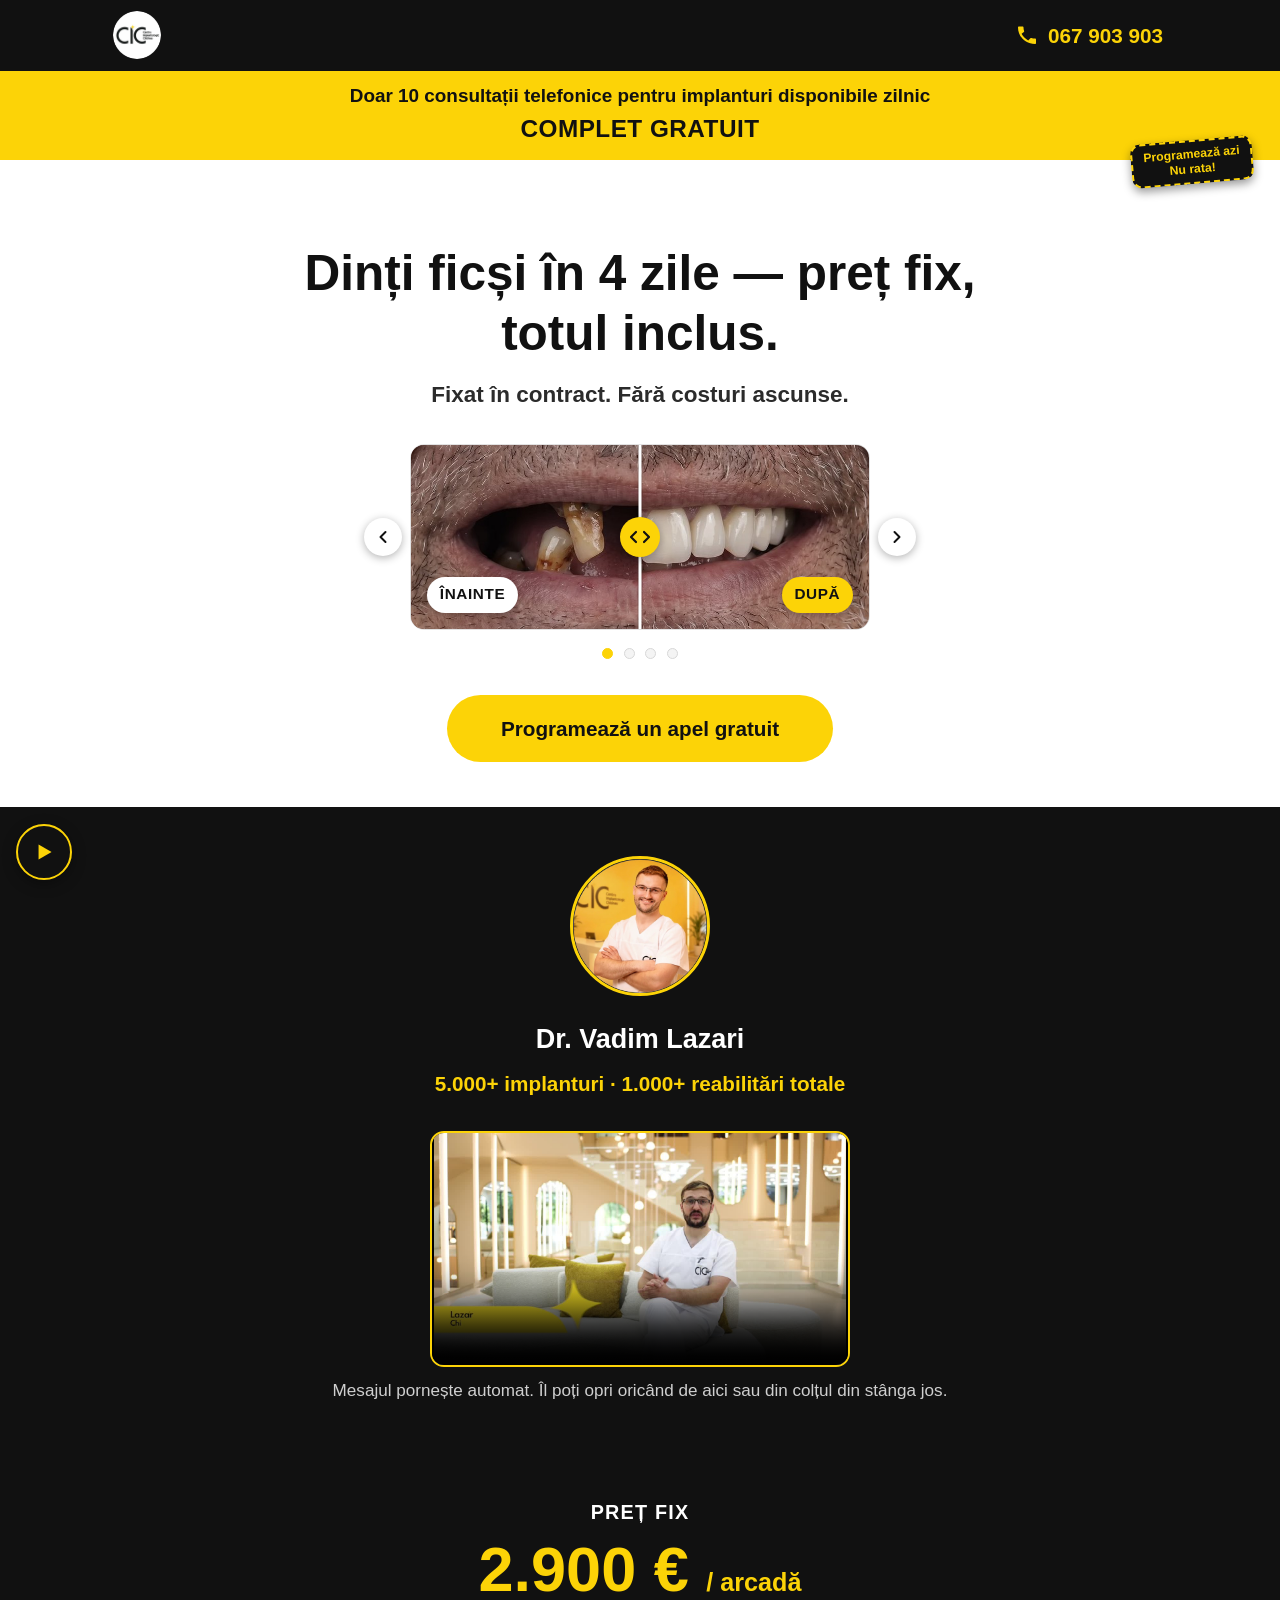
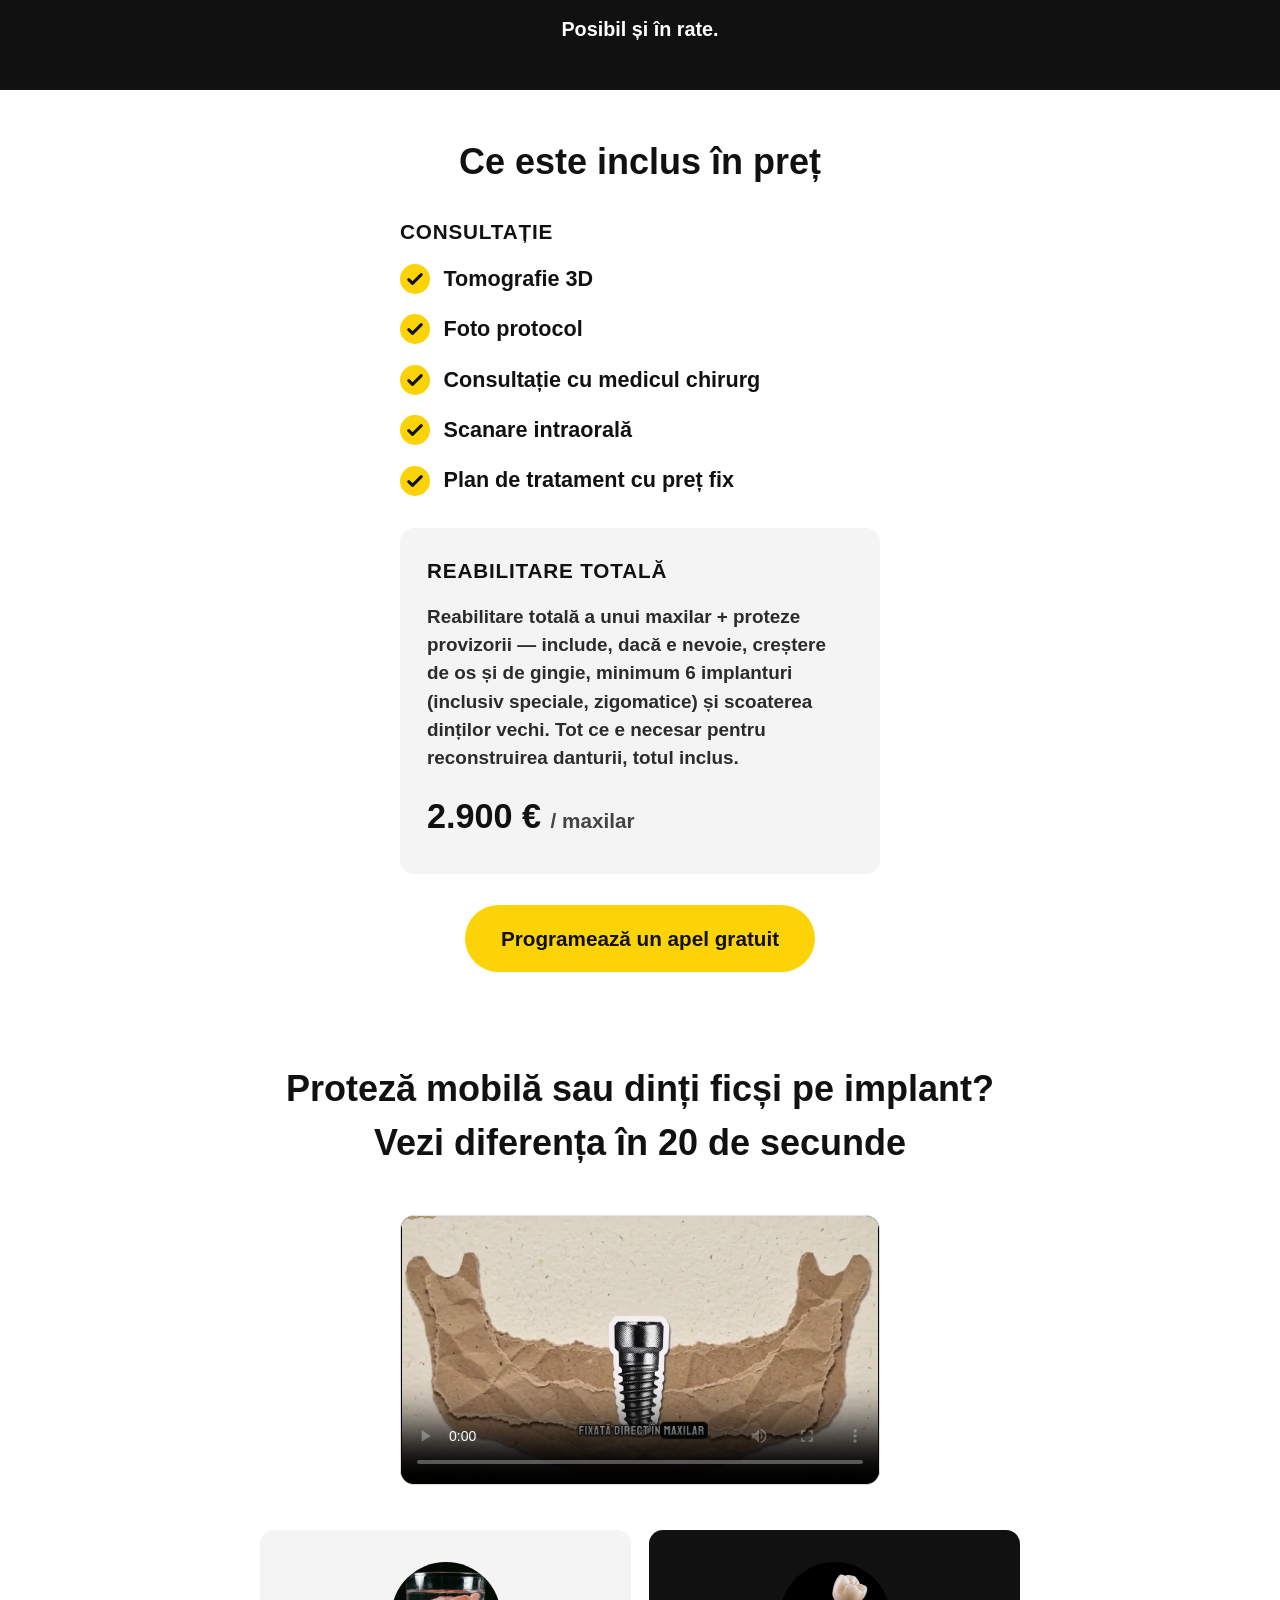
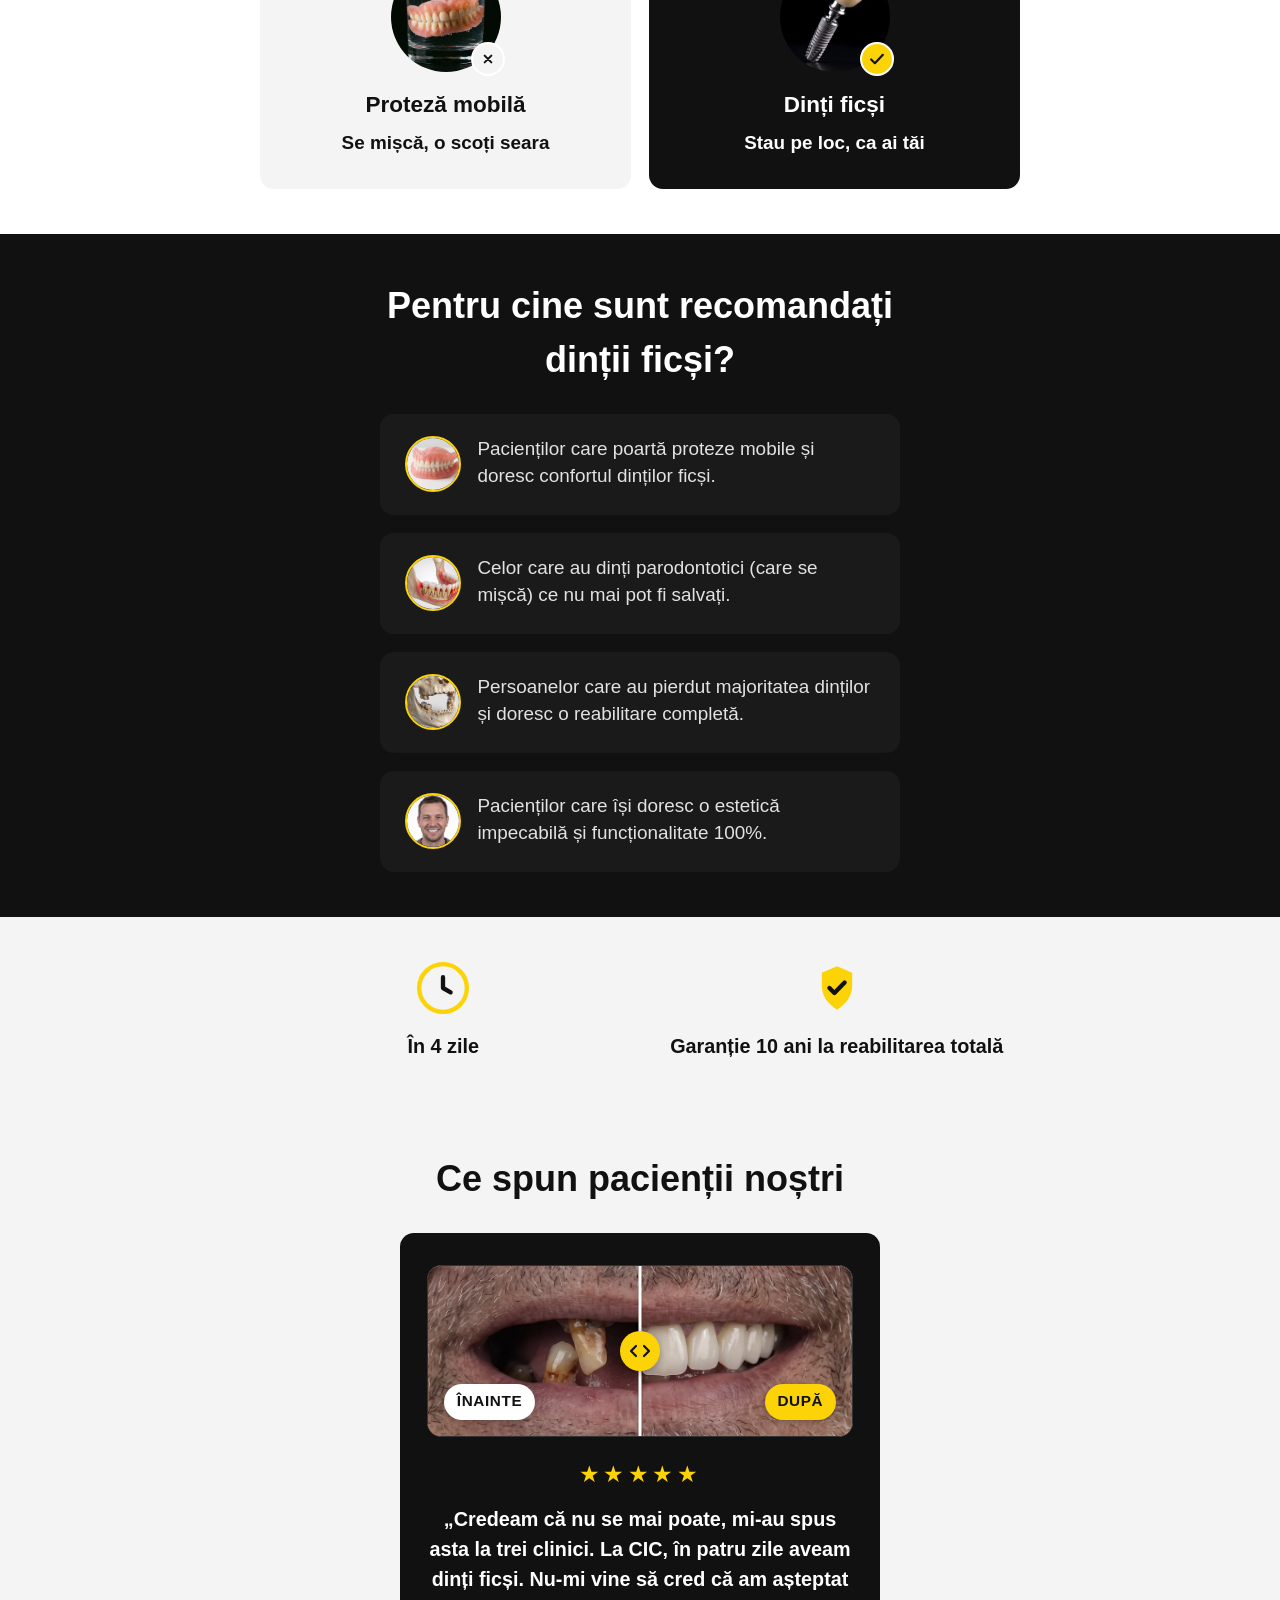
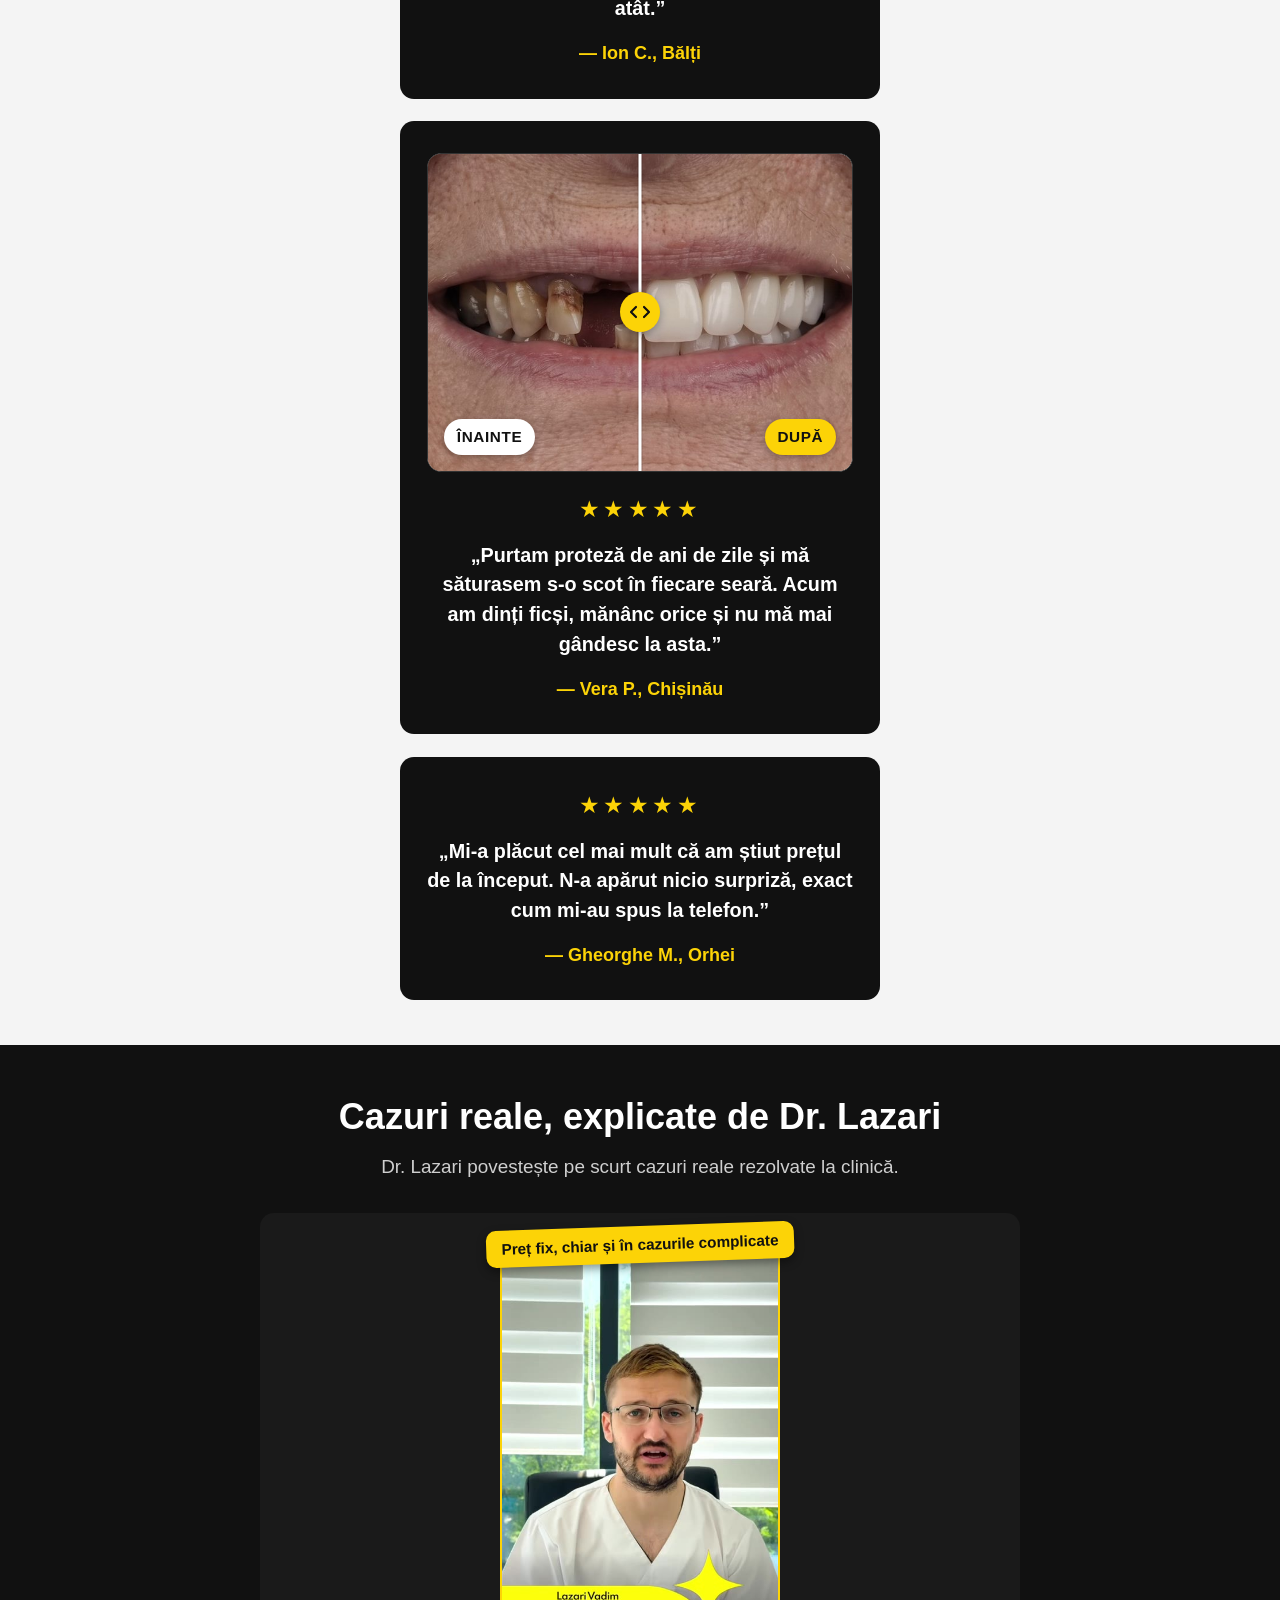
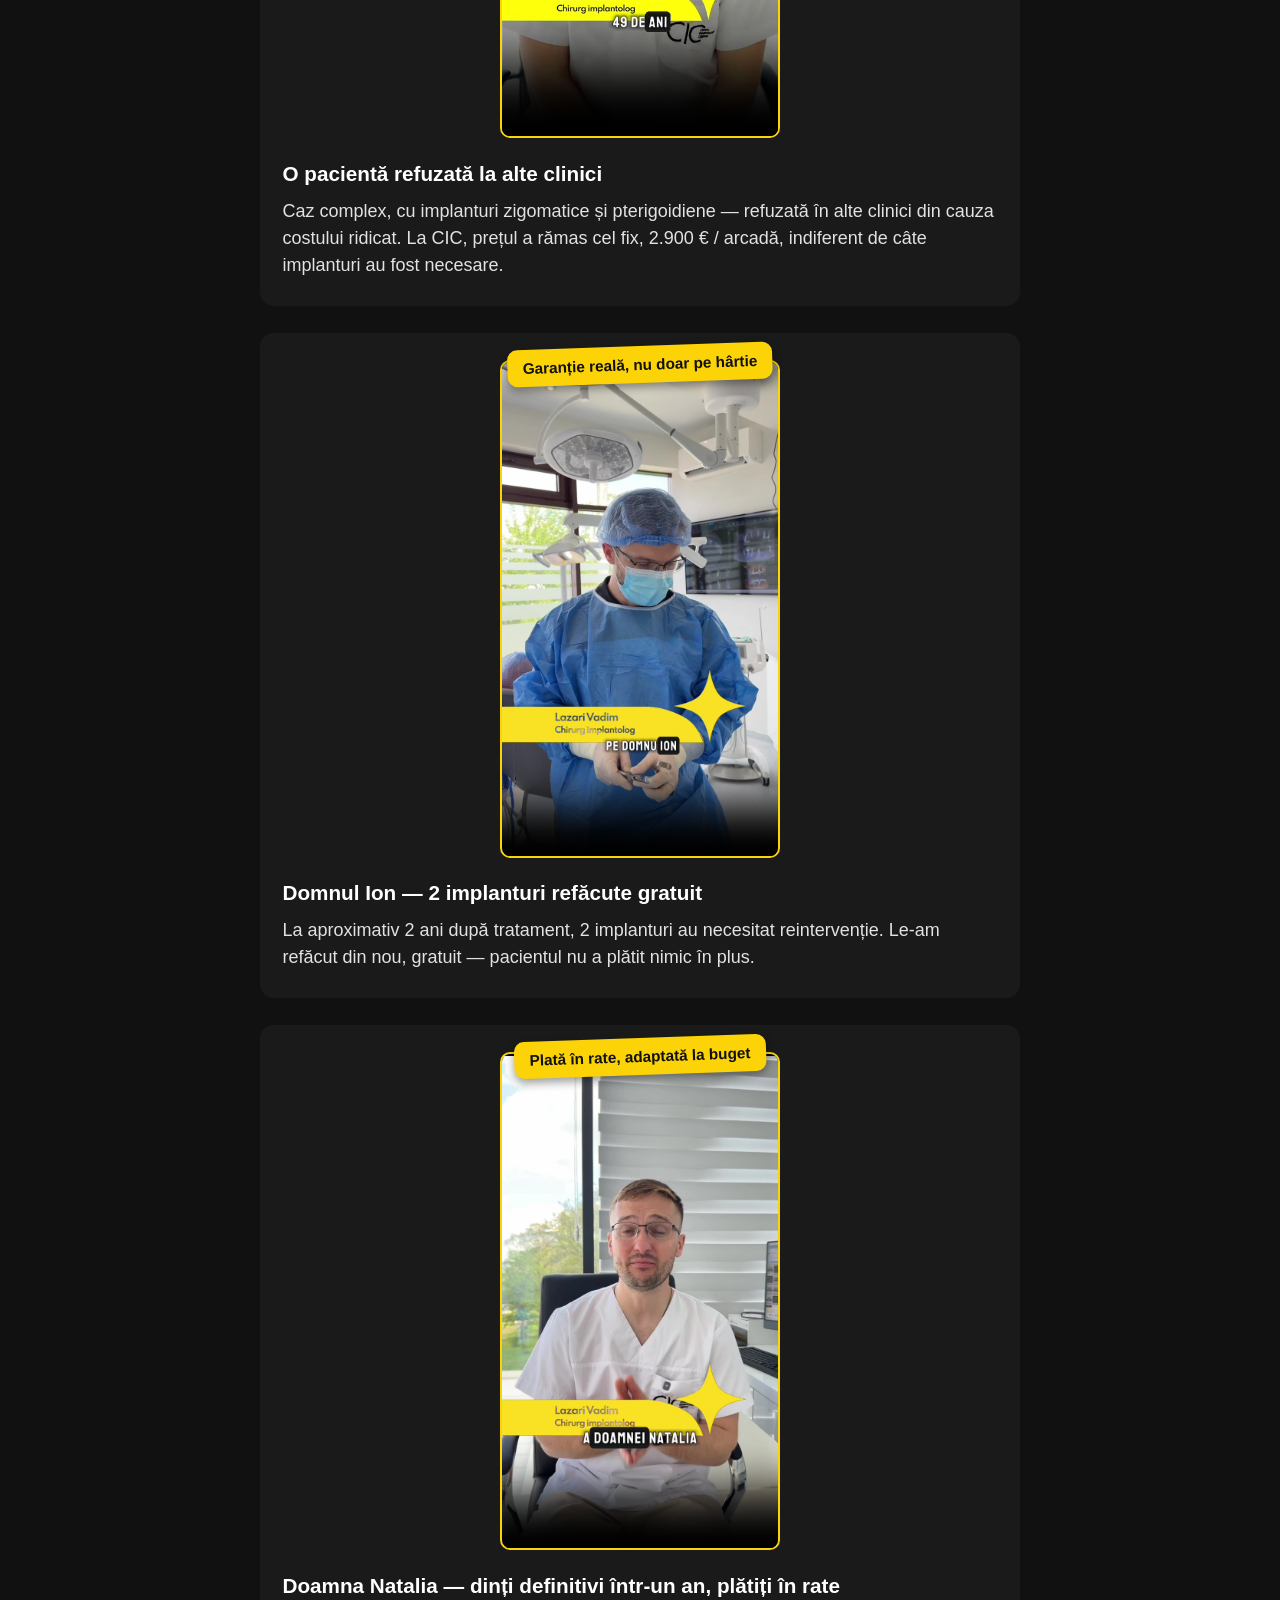
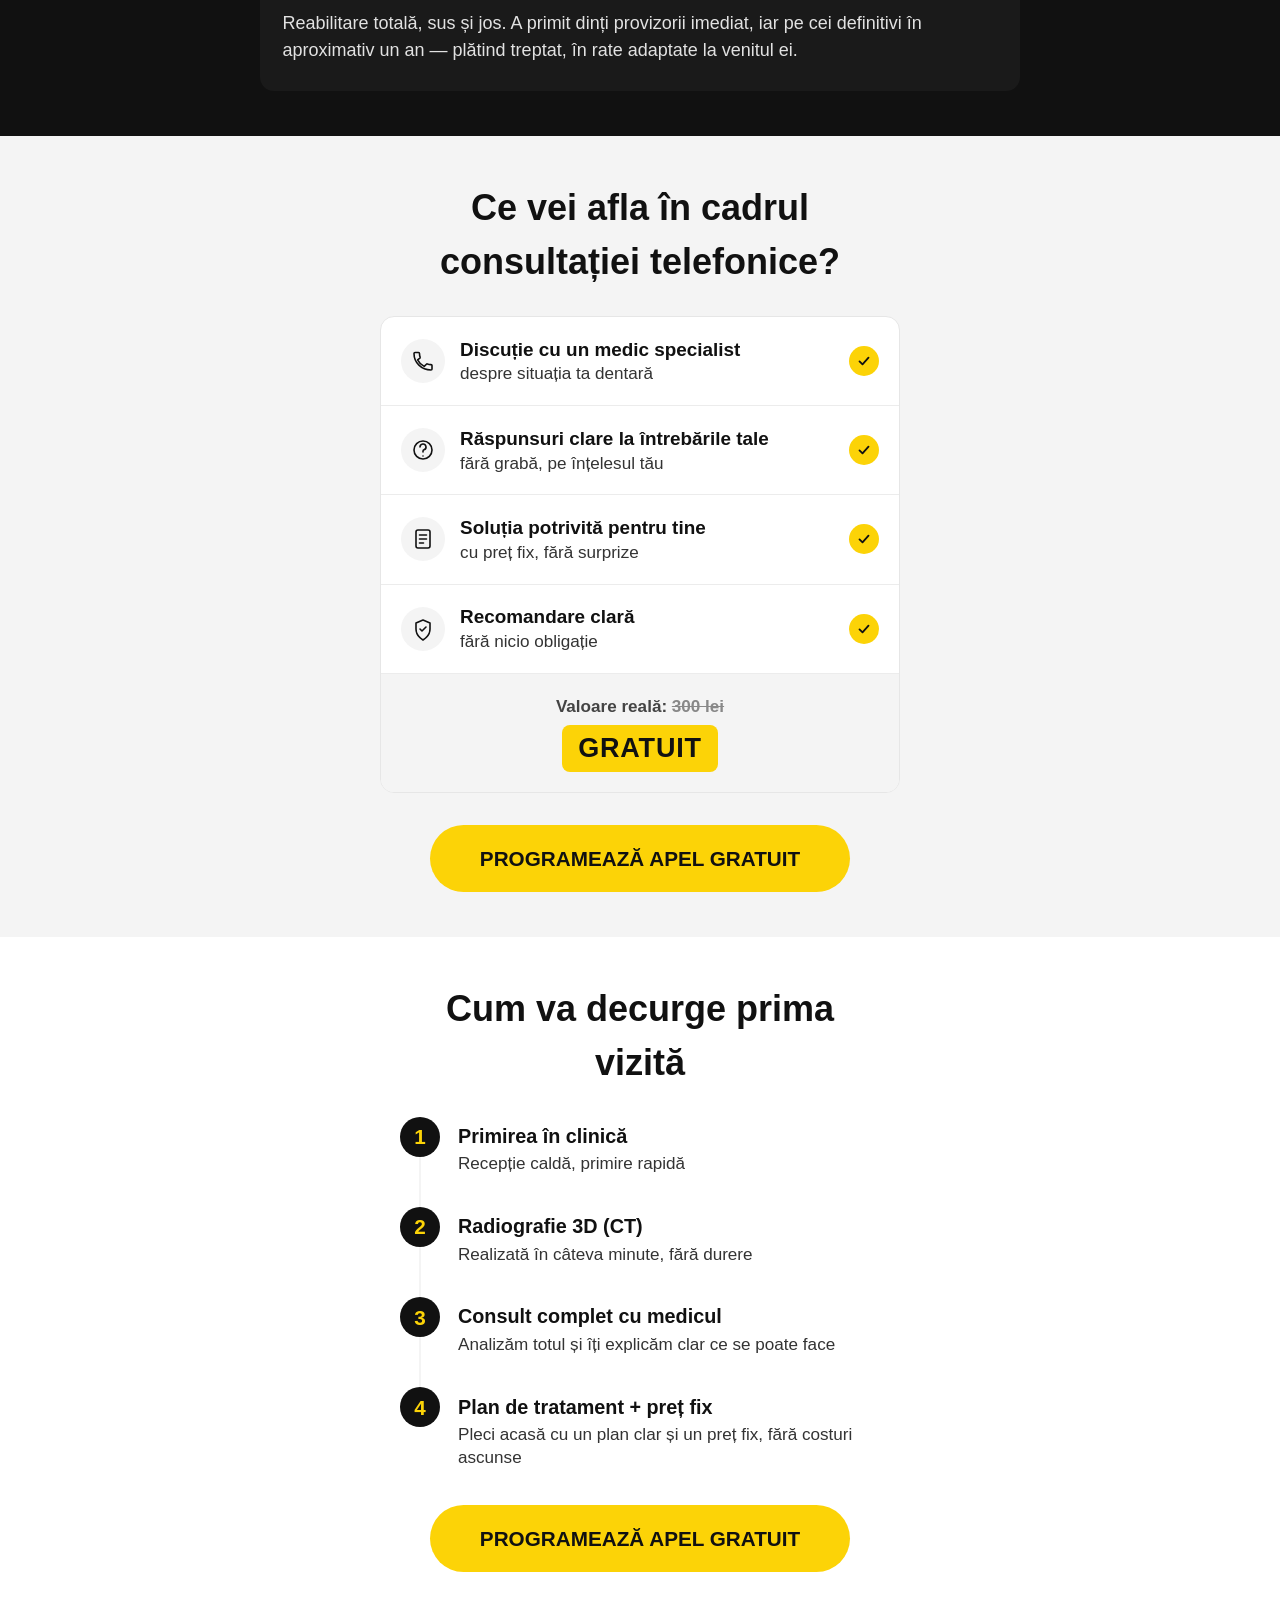
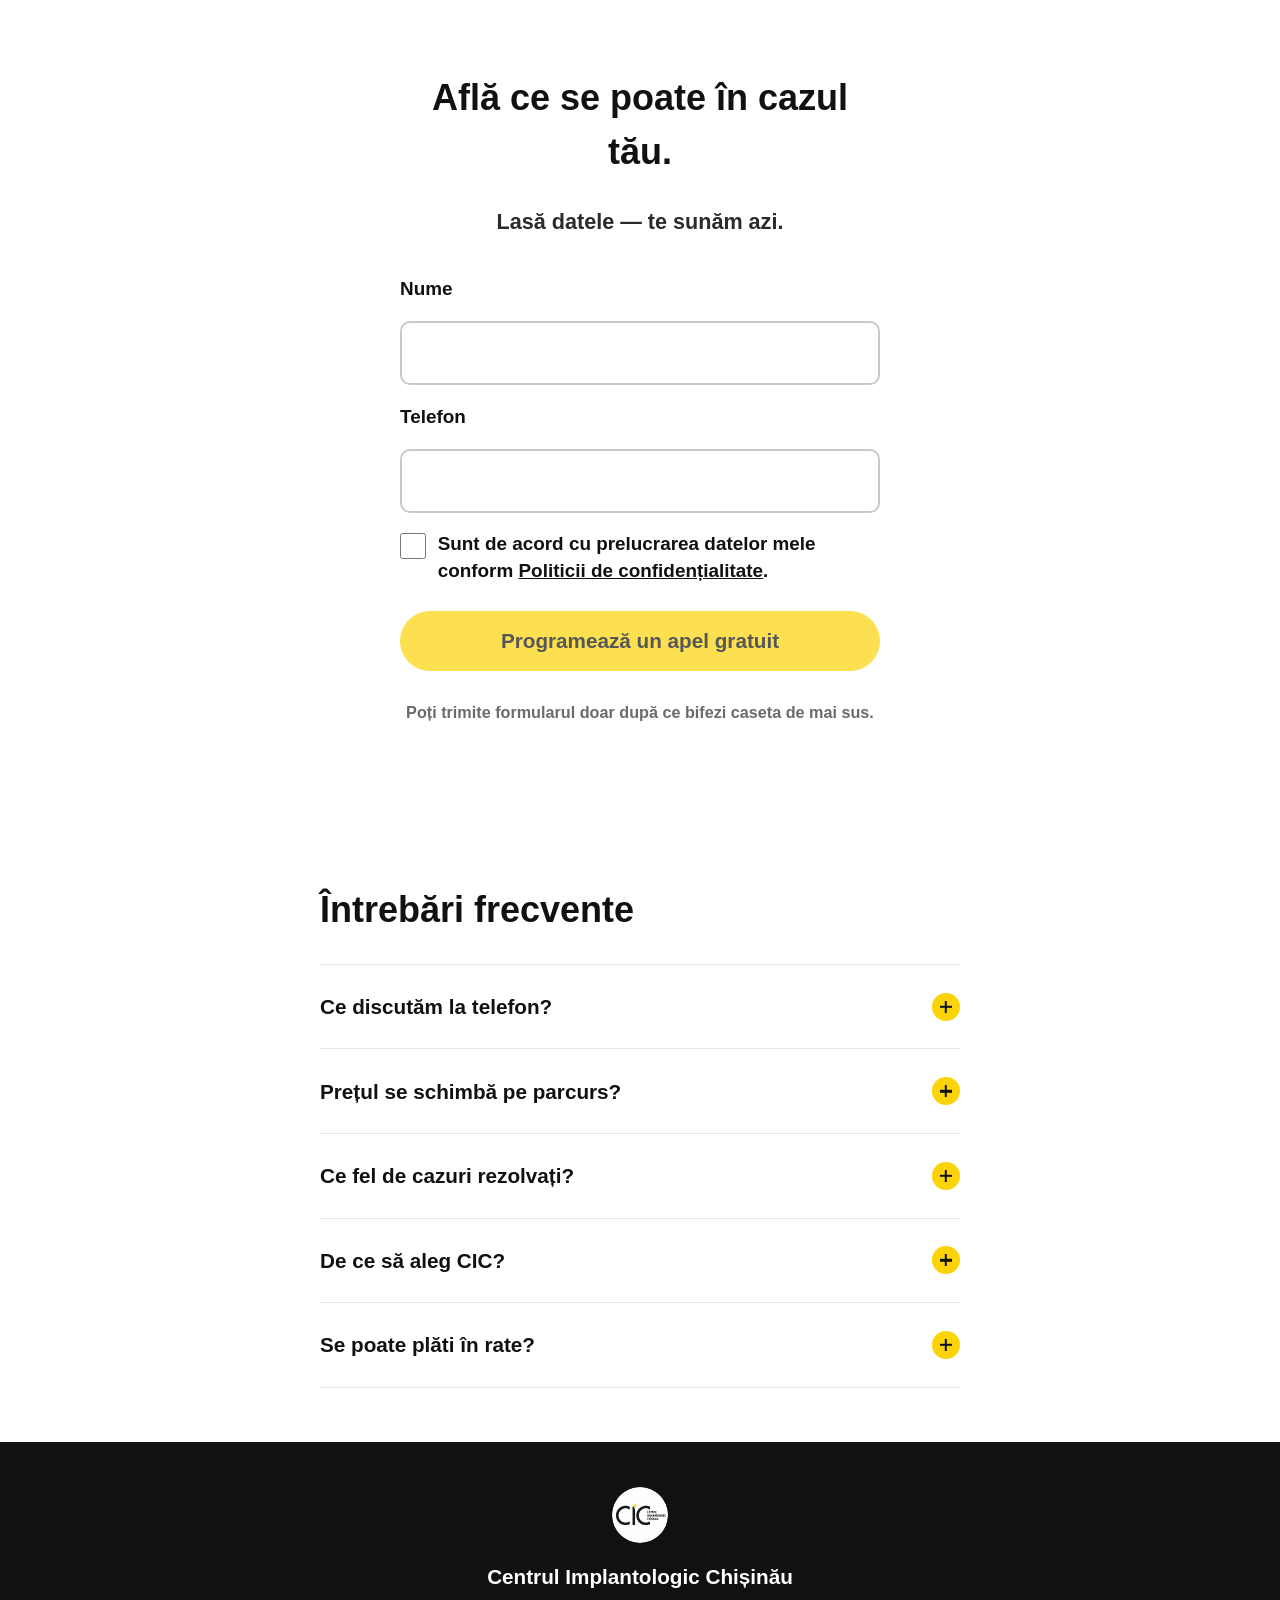
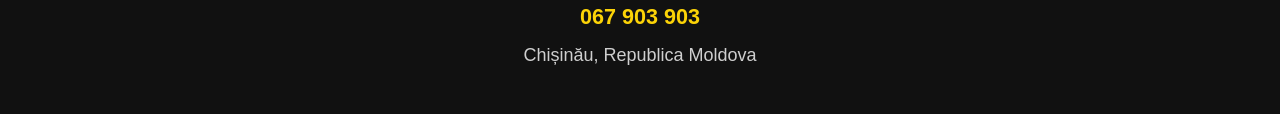
<file: index.html>
<!doctype html>
<html lang="ro">
<head>
<meta charset="UTF-8">
<meta name="viewport" content="width=device-width, initial-scale=1, maximum-scale=5">
<title>CIC — Dinți ficși în 4 zile | Centrul Implantologic Chișinău</title>
<meta name="description" content="Dinți ficși în 4 zile, preț fix, totul inclus. Programează un apel gratuit la Centrul Implantologic Chișinău.">
<link rel="icon" type="image/png" href="assets/logo-cic.png">
<link rel="stylesheet" href="assets/css/style.css">

<!-- Meta Pixel Code — ID-ul e public, nu e secret, se pune direct aici.
     Înlocuiți YOUR_PIXEL_ID cu Pixel ID-ul real din Meta Events Manager. -->
<script>
!function(f,b,e,v,n,t,s)
{if(f.fbq)return;n=f.fbq=function(){n.callMethod?
n.callMethod.apply(n,arguments):n.queue.push(arguments)};
if(!f._fbq)f._fbq=n;n.push=n;n.loaded=!0;n.version='2.0';
n.queue=[];t=b.createElement(e);t.async=!0;
t.src=v;s=b.getElementsByTagName(e)[0];
s.parentNode.insertBefore(t,s)}(window, document,'script',
'https://connect.facebook.net/en_US/fbevents.js');
fbq('init', 'YOUR_PIXEL_ID');
fbq('track', 'PageView');
</script>
<noscript><img height="1" width="1" style="display:none" alt=""
src="https://www.facebook.com/tr?id=YOUR_PIXEL_ID&ev=PageView&noscript=1"
/></noscript>
<!-- End Meta Pixel Code -->
</head>
<body>

<!-- ===== BARA DE SUS ===== -->
<header class="topbar">
  <div class="topbar__inner">
    <a href="#" class="topbar__logo" aria-label="Centrul Implantologic Chișinău — pagina principală">
      <img src="assets/logo-cic.png" alt="CIC — Centrul Implantologic Chișinău" width="48" height="48">
    </a>
    <a href="tel:+37367903903" class="topbar__phone" aria-label="Sună acum la Centrul Implantologic Chișinău">
      <svg class="icon" viewBox="0 0 24 24" fill="none" aria-hidden="true"><path d="M6.6 10.8c1.4 2.8 3.8 5.1 6.6 6.6l2.2-2.2c.3-.3.7-.4 1-.2 1.1.4 2.3.6 3.6.6.6 0 1 .4 1 1V20c0 .6-.4 1-1 1C10.4 21 3 13.6 3 4.5c0-.6.4-1 1-1h3.5c.6 0 1 .4 1 1 0 1.3.2 2.5.6 3.6.1.4 0 .8-.2 1L6.6 10.8z" fill="currentColor"/></svg>
      <span>067 903 903</span>
    </a>
  </div>
</header>

<!-- ===== BANDĂ URGENȚĂ / GRATUIT ===== -->
<div class="urgency-bar">
  <p class="urgency-bar__line1">Doar 10 consultații telefonice pentru implanturi disponibile zilnic</p>
  <p class="urgency-bar__line2">COMPLET GRATUIT</p>
  <div class="urgency-sticker" role="note">
    <span class="urgency-sticker__text">Programează azi<br>Nu rata!</span>
  </div>
</div>

<main>

  <!-- ===== HERO ===== -->
  <section class="hero">
    <div class="hero__inner">
      <h1 class="hero__title">Dinți ficși în 4 zile — preț fix, totul inclus.</h1>
      <p class="hero__subtitle">Fixat în contract. Fără costuri ascunse.</p>

      <div class="hero-carousel" data-carousel>
       <div class="hero-carousel__viewport">
        <button type="button" class="hero-carousel__arrow hero-carousel__arrow--prev" data-carousel-prev aria-label="Cazul anterior">
          <svg viewBox="0 0 24 24" aria-hidden="true"><path d="M15 6l-6 6 6 6" stroke="#111111" stroke-width="2.4" fill="none" stroke-linecap="round" stroke-linejoin="round"/></svg>
        </button>
        <button type="button" class="hero-carousel__arrow hero-carousel__arrow--next" data-carousel-next aria-label="Cazul următor">
          <svg viewBox="0 0 24 24" aria-hidden="true"><path d="M9 6l6 6-6 6" stroke="#111111" stroke-width="2.4" fill="none" stroke-linecap="round" stroke-linejoin="round"/></svg>
        </button>

        <div class="hero-carousel__slide is-active">
          <div class="ba-slider ba-slider--wide" data-ba-slider>
            <div class="ba-slider__frame">
              <img class="ba-slider__img ba-slider__img--after" src="assets/img/testimonial-ion-after.jpg" alt="Zâmbetul lui Ion C. după tratament — dinți ficși în 4 zile" width="900" height="364" loading="eager">
              <img class="ba-slider__img ba-slider__img--before" src="assets/img/testimonial-ion-before.jpg" alt="Zâmbetul lui Ion C. înainte de tratament" width="900" height="364" loading="eager">
              <span class="ba-slider__tag ba-slider__tag--before">ÎNAINTE</span>
              <span class="ba-slider__tag ba-slider__tag--after">DUPĂ</span>
              <div class="ba-slider__handle" tabindex="0" role="slider" aria-label="Glisează pentru a compara înainte și după" aria-valuemin="0" aria-valuemax="100" aria-valuenow="50">
                <svg viewBox="0 0 24 24" aria-hidden="true"><path d="M8 7l-5 5 5 5M16 7l5 5-5 5" stroke="#111111" stroke-width="2.2" fill="none" stroke-linecap="round" stroke-linejoin="round"/></svg>
              </div>
            </div>
          </div>
        </div>

        <div class="hero-carousel__slide">
          <div class="ba-slider ba-slider--wide" data-ba-slider>
            <div class="ba-slider__frame">
              <img class="ba-slider__img ba-slider__img--after" src="assets/img/testimonial-woman2-after.jpg" alt="Zâmbetul unei paciente CIC după tratament — dinți ficși în 4 zile" width="900" height="364" loading="lazy">
              <img class="ba-slider__img ba-slider__img--before" src="assets/img/testimonial-woman2-before.jpg" alt="Zâmbetul unei paciente CIC înainte de tratament" width="900" height="364" loading="lazy">
              <span class="ba-slider__tag ba-slider__tag--before">ÎNAINTE</span>
              <span class="ba-slider__tag ba-slider__tag--after">DUPĂ</span>
              <div class="ba-slider__handle" tabindex="0" role="slider" aria-label="Glisează pentru a compara înainte și după" aria-valuemin="0" aria-valuemax="100" aria-valuenow="50">
                <svg viewBox="0 0 24 24" aria-hidden="true"><path d="M8 7l-5 5 5 5M16 7l5 5-5 5" stroke="#111111" stroke-width="2.2" fill="none" stroke-linecap="round" stroke-linejoin="round"/></svg>
              </div>
            </div>
          </div>
        </div>

        <div class="hero-carousel__slide">
          <div class="ba-slider ba-slider--wide" data-ba-slider>
            <div class="ba-slider__frame">
              <img class="ba-slider__img ba-slider__img--after" src="assets/img/testimonial-man2-after.jpg" alt="Zâmbetul unui pacient CIC după tratament — dinți ficși în 4 zile" width="900" height="364" loading="lazy">
              <img class="ba-slider__img ba-slider__img--before" src="assets/img/testimonial-man2-before.jpg" alt="Zâmbetul unui pacient CIC înainte de tratament" width="900" height="364" loading="lazy">
              <span class="ba-slider__tag ba-slider__tag--before">ÎNAINTE</span>
              <span class="ba-slider__tag ba-slider__tag--after">DUPĂ</span>
              <div class="ba-slider__handle" tabindex="0" role="slider" aria-label="Glisează pentru a compara înainte și după" aria-valuemin="0" aria-valuemax="100" aria-valuenow="50">
                <svg viewBox="0 0 24 24" aria-hidden="true"><path d="M8 7l-5 5 5 5M16 7l5 5-5 5" stroke="#111111" stroke-width="2.2" fill="none" stroke-linecap="round" stroke-linejoin="round"/></svg>
              </div>
            </div>
          </div>
        </div>

        <div class="hero-carousel__slide">
          <div class="ba-slider ba-slider--wide" data-ba-slider>
            <div class="ba-slider__frame">
              <img class="ba-slider__img ba-slider__img--after" src="assets/img/testimonial-woman3-after.jpg" alt="Zâmbetul unei paciente CIC după tratament — dinți ficși în 4 zile" width="900" height="364" loading="lazy">
              <img class="ba-slider__img ba-slider__img--before" src="assets/img/testimonial-woman3-before.jpg" alt="Zâmbetul unei paciente CIC înainte de tratament" width="900" height="364" loading="lazy">
              <span class="ba-slider__tag ba-slider__tag--before">ÎNAINTE</span>
              <span class="ba-slider__tag ba-slider__tag--after">DUPĂ</span>
              <div class="ba-slider__handle" tabindex="0" role="slider" aria-label="Glisează pentru a compara înainte și după" aria-valuemin="0" aria-valuemax="100" aria-valuenow="50">
                <svg viewBox="0 0 24 24" aria-hidden="true"><path d="M8 7l-5 5 5 5M16 7l5 5-5 5" stroke="#111111" stroke-width="2.2" fill="none" stroke-linecap="round" stroke-linejoin="round"/></svg>
              </div>
            </div>
          </div>
        </div>
       </div>

        <div class="hero-carousel__dots">
          <button type="button" class="hero-carousel__dot is-active" data-carousel-dot="0" aria-label="Cazul 1"></button>
          <button type="button" class="hero-carousel__dot" data-carousel-dot="1" aria-label="Cazul 2"></button>
          <button type="button" class="hero-carousel__dot" data-carousel-dot="2" aria-label="Cazul 3"></button>
          <button type="button" class="hero-carousel__dot" data-carousel-dot="3" aria-label="Cazul 4"></button>
        </div>
      </div>

      <a href="#formular" class="btn btn--cta hero__cta">Programează un apel gratuit</a>
    </div>
  </section>

  <!-- ===== MEDIC + MESAJ VIDEO ===== -->
  <section class="doctor" aria-label="Mesaj video de la Dr. Vadim Lazari">
    <div class="doctor__inner">
      <div class="doctor__photo">
        <img src="assets/img/dr-lazari.png" alt="Dr. Vadim Lazari, fondator Centrul Implantologic Chișinău" width="400" height="400">
      </div>
      <p class="doctor__name">Dr. Vadim Lazari</p>
      <p class="doctor__stat">5.000+ implanturi&nbsp;·&nbsp;1.000+ reabilitări totale</p>

      <div class="doctor__video">
        <video id="drVideo" controls playsinline preload="auto" poster="assets/img/dr-lazari-video-poster.jpg" aria-label="Mesaj video de la Dr. Vadim Lazari">
          <source src="assets/video/dr-lazari-mesaj.mp4" type="video/mp4">
          Browserul dumneavoastră nu suportă redarea video.
        </video>
      </div>
      <p class="audio-module__hint">Mesajul pornește automat. Îl poți opri oricând de aici sau din colțul din stânga jos.</p>
    </div>
  </section>

  <!-- ===== BLOCUL DE PREȚ ===== -->
  <section class="price-block">
    <div class="price-block__inner">
      <p class="price-block__label">Preț fix</p>
      <p class="price-block__amount">2.900 € <span>/ arcadă</span></p>
      <p class="price-block__note">Posibil și în rate.</p>
    </div>
  </section>

  <!-- ===== CE ESTE INCLUS ÎN PREȚ ===== -->
  <section class="included">
    <div class="included__inner">
      <h2 class="section-title">Ce este inclus în preț</h2>

      <div class="included__group">
        <h3 class="included__group-title">Consultație</h3>
        <ul class="included__list">
          <li><svg class="check" viewBox="0 0 24 24" aria-hidden="true"><circle cx="12" cy="12" r="12" fill="#FCD307"/><path d="M7 12.5l3 3 7-7" stroke="#111111" stroke-width="2.4" fill="none" stroke-linecap="round" stroke-linejoin="round"/></svg> Tomografie 3D</li>
          <li><svg class="check" viewBox="0 0 24 24" aria-hidden="true"><circle cx="12" cy="12" r="12" fill="#FCD307"/><path d="M7 12.5l3 3 7-7" stroke="#111111" stroke-width="2.4" fill="none" stroke-linecap="round" stroke-linejoin="round"/></svg> Foto protocol</li>
          <li><svg class="check" viewBox="0 0 24 24" aria-hidden="true"><circle cx="12" cy="12" r="12" fill="#FCD307"/><path d="M7 12.5l3 3 7-7" stroke="#111111" stroke-width="2.4" fill="none" stroke-linecap="round" stroke-linejoin="round"/></svg> Consultație cu medicul chirurg</li>
          <li><svg class="check" viewBox="0 0 24 24" aria-hidden="true"><circle cx="12" cy="12" r="12" fill="#FCD307"/><path d="M7 12.5l3 3 7-7" stroke="#111111" stroke-width="2.4" fill="none" stroke-linecap="round" stroke-linejoin="round"/></svg> Scanare intraorală</li>
          <li><svg class="check" viewBox="0 0 24 24" aria-hidden="true"><circle cx="12" cy="12" r="12" fill="#FCD307"/><path d="M7 12.5l3 3 7-7" stroke="#111111" stroke-width="2.4" fill="none" stroke-linecap="round" stroke-linejoin="round"/></svg> Plan de tratament cu preț fix</li>
        </ul>
      </div>

      <div class="included__group included__group--total">
        <h3 class="included__group-title">Reabilitare totală</h3>
        <p class="included__total-text">Reabilitare totală a unui maxilar + proteze provizorii — include, dacă e nevoie, creștere de os și de gingie, minimum 6 implanturi (inclusiv speciale, zigomatice) și scoaterea dinților vechi. Tot ce e necesar pentru reconstruirea danturii, totul inclus.</p>
        <p class="included__total-price">2.900 € <span>/ maxilar</span></p>
      </div>

      <a href="#formular" class="btn btn--cta">Programează un apel gratuit</a>
    </div>
  </section>

  <!-- ===== BANDA DE COMPARAȚIE ===== -->
  <section class="compare">
    <div class="compare__inner">
      <h2 class="section-title">Proteză mobilă sau dinți ficși pe implant? Vezi diferența în 20 de secunde</h2>
      <div class="compare__video">
        <video controls playsinline preload="metadata" poster="assets/img/video-poster.jpg" aria-label="Video explicativ: proteză mobilă versus dinți ficși pe implant">
          <source src="assets/video/proteza-vs-dinti-ficsi.mp4" type="video/mp4">
          Browserul dumneavoastră nu suportă redarea video.
        </video>
      </div>
      <div class="compare__card compare__card--bad">
        <div class="compare__photo">
          <span class="compare__photo-circle"><img src="assets/img/compare-proteza.jpg" alt="Proteză mobilă într-un pahar cu apă" width="320" height="320" loading="lazy"></span>
          <span class="compare__badge compare__badge--bad"><svg viewBox="0 0 24 24" aria-hidden="true"><path d="M8 8l8 8M16 8l-8 8" stroke="#111111" stroke-width="2.4" stroke-linecap="round"/></svg></span>
        </div>
        <h3>Proteză mobilă</h3>
        <p>Se mișcă, o scoți seara</p>
      </div>
      <div class="compare__card compare__card--good">
        <div class="compare__photo">
          <span class="compare__photo-circle"><img src="assets/img/compare-implant.jpg" alt="Implant dentar cu coroană fixă" width="320" height="320" loading="lazy"></span>
          <span class="compare__badge compare__badge--good"><svg viewBox="0 0 24 24" aria-hidden="true"><path d="M5 12.5l4.5 4.5L19 7" stroke="#111111" stroke-width="2.6" fill="none" stroke-linecap="round" stroke-linejoin="round"/></svg></span>
        </div>
        <h3>Dinți ficși</h3>
        <p>Stau pe loc, ca ai tăi</p>
      </div>
    </div>
  </section>

  <!-- ===== PENTRU CINE SUNT RECOMANDAȚI DINȚII FICȘI ===== -->
  <section class="who-for">
    <div class="who-for__inner">
      <h2 class="section-title">Pentru cine sunt recomandați dinții ficși?</h2>

      <div class="who-for__card">
        <span class="who-for__icon"><img src="assets/img/who-icon-1.jpg" alt="" width="500" height="500" loading="lazy"></span>
        <p>Pacienților care poartă proteze mobile și doresc confortul dinților ficși.</p>
      </div>
      <div class="who-for__card">
        <span class="who-for__icon"><img src="assets/img/who-icon-2.jpg" alt="" width="500" height="500" loading="lazy"></span>
        <p>Celor care au dinți parodontotici (care se mișcă) ce nu mai pot fi salvați.</p>
      </div>
      <div class="who-for__card">
        <span class="who-for__icon"><img src="assets/img/who-icon-3.jpg" alt="" width="500" height="500" loading="lazy"></span>
        <p>Persoanelor care au pierdut majoritatea dinților și doresc o reabilitare completă.</p>
      </div>
      <div class="who-for__card">
        <span class="who-for__icon"><img src="assets/img/who-icon-4.jpg" alt="" width="500" height="500" loading="lazy"></span>
        <p>Pacienților care își doresc o estetică impecabilă și funcționalitate 100%.</p>
      </div>
    </div>
  </section>

  <!-- ===== INSIGNE DE ÎNCREDERE ===== -->
  <section class="badges">
    <div class="badges__inner">
      <div class="badge">
        <svg class="badge__icon" viewBox="0 0 24 24" aria-hidden="true"><circle cx="12" cy="12" r="11" stroke="#FCD307" stroke-width="2" fill="none"/><path d="M12 7v5l3.5 2" stroke="#111111" stroke-width="2" stroke-linecap="round" stroke-linejoin="round" fill="none"/></svg>
        <p>În 4 zile</p>
      </div>
      <div class="badge">
        <svg class="badge__icon" viewBox="0 0 24 24" aria-hidden="true"><path d="M12 2l7 3v6c0 5-3 8.5-7 11-4-2.5-7-6-7-11V5l7-3z" fill="#FCD307"/><path d="M8.5 12l2.3 2.3L15.5 9.5" stroke="#111111" stroke-width="2" stroke-linecap="round" stroke-linejoin="round" fill="none"/></svg>
        <p>Garanție 10 ani la reabilitarea totală</p>
      </div>
    </div>
  </section>

  <!-- ===== TESTIMONIALE ===== -->
  <section class="testimonials">
    <div class="testimonials__inner">
      <h2 class="section-title">Ce spun pacienții noștri</h2>

      <div class="testimonial">
        <div class="ba-slider ba-slider--wide testimonial__slider" data-ba-slider>
          <div class="ba-slider__frame">
            <img class="ba-slider__img ba-slider__img--after" src="assets/img/testimonial-ion-after.jpg" alt="Zâmbetul lui Ion C. după tratament" width="900" height="364" loading="lazy">
            <img class="ba-slider__img ba-slider__img--before" src="assets/img/testimonial-ion-before.jpg" alt="Zâmbetul lui Ion C. înainte de tratament" width="900" height="364" loading="lazy">
            <span class="ba-slider__tag ba-slider__tag--before">ÎNAINTE</span>
            <span class="ba-slider__tag ba-slider__tag--after">DUPĂ</span>
            <div class="ba-slider__handle" tabindex="0" role="slider" aria-label="Glisează pentru a compara înainte și după" aria-valuemin="0" aria-valuemax="100" aria-valuenow="50">
              <svg viewBox="0 0 24 24" aria-hidden="true"><path d="M8 7l-5 5 5 5M16 7l5 5-5 5" stroke="#111111" stroke-width="2.2" fill="none" stroke-linecap="round" stroke-linejoin="round"/></svg>
            </div>
          </div>
        </div>
        <div class="testimonial__stars" aria-label="5 din 5 stele">★★★★★</div>
        <p class="testimonial__quote">„Credeam că nu se mai poate, mi-au spus asta la trei clinici. La CIC, în patru zile aveam dinți ficși. Nu-mi vine să cred că am așteptat atât.”</p>
        <p class="testimonial__author">— Ion C., Bălți</p>
      </div>

      <div class="testimonial">
        <div class="ba-slider testimonial__slider" data-ba-slider>
          <div class="ba-slider__frame">
            <img class="ba-slider__img ba-slider__img--after" src="assets/img/testimonial-vera-after.jpg" alt="Zâmbetul Verei P. după tratament" width="700" height="525" loading="lazy">
            <img class="ba-slider__img ba-slider__img--before" src="assets/img/testimonial-vera-before.jpg" alt="Zâmbetul Verei P. înainte de tratament" width="700" height="525" loading="lazy">
            <span class="ba-slider__tag ba-slider__tag--before">ÎNAINTE</span>
            <span class="ba-slider__tag ba-slider__tag--after">DUPĂ</span>
            <div class="ba-slider__handle" tabindex="0" role="slider" aria-label="Glisează pentru a compara înainte și după" aria-valuemin="0" aria-valuemax="100" aria-valuenow="50">
              <svg viewBox="0 0 24 24" aria-hidden="true"><path d="M8 7l-5 5 5 5M16 7l5 5-5 5" stroke="#111111" stroke-width="2.2" fill="none" stroke-linecap="round" stroke-linejoin="round"/></svg>
            </div>
          </div>
        </div>
        <div class="testimonial__stars" aria-label="5 din 5 stele">★★★★★</div>
        <p class="testimonial__quote">„Purtam proteză de ani de zile și mă săturasem s-o scot în fiecare seară. Acum am dinți ficși, mănânc orice și nu mă mai gândesc la asta.”</p>
        <p class="testimonial__author">— Vera P., Chișinău</p>
      </div>

      <div class="testimonial">
        <div class="testimonial__stars" aria-label="5 din 5 stele">★★★★★</div>
        <p class="testimonial__quote">„Mi-a plăcut cel mai mult că am știut prețul de la început. N-a apărut nicio surpriză, exact cum mi-au spus la telefon.”</p>
        <p class="testimonial__author">— Gheorghe M., Orhei</p>
      </div>
    </div>
  </section>

  <!-- ===== CAZURI REALE, EXPLICATE DE MEDIC ===== -->
  <section class="cases">
    <div class="cases__inner">
      <h2 class="section-title">Cazuri reale, explicate de Dr. Lazari</h2>
      <p class="cases__lead">Dr. Lazari povestește pe scurt cazuri reale rezolvate la clinică.</p>

      <div class="case-card">
        <div class="case-card__video-wrap">
          <span class="case-card__badge">Preț fix, chiar și în cazurile complicate</span>
          <video class="case-card__video" controls playsinline preload="metadata" poster="assets/img/caz-1-poster.jpg" aria-label="Caz real: reabilitare totală cu implanturi zigomatice și pterigoidiene, refuzată la alte clinici">
            <source src="assets/video/caz-1-pret-fix.mp4" type="video/mp4">
            Browserul dumneavoastră nu suportă redarea video.
          </video>
        </div>
        <p class="case-card__title">O pacientă refuzată la alte clinici</p>
        <p class="case-card__text">Caz complex, cu implanturi zigomatice și pterigoidiene — refuzată în alte clinici din cauza costului ridicat. La CIC, prețul a rămas cel fix, 2.900&nbsp;€&nbsp;/&nbsp;arcadă, indiferent de câte implanturi au fost necesare.</p>
      </div>

      <div class="case-card">
        <div class="case-card__video-wrap">
          <span class="case-card__badge">Garanție reală, nu doar pe hârtie</span>
          <video class="case-card__video" controls playsinline preload="metadata" poster="assets/img/caz-2-poster.jpg" aria-label="Caz real: garanție la implanturi, cazul domnului Ion">
            <source src="assets/video/caz-2-garantie.mp4" type="video/mp4">
            Browserul dumneavoastră nu suportă redarea video.
          </video>
        </div>
        <p class="case-card__title">Domnul Ion — 2 implanturi refăcute gratuit</p>
        <p class="case-card__text">La aproximativ 2 ani după tratament, 2 implanturi au necesitat reintervenție. Le-am refăcut din nou, gratuit — pacientul nu a plătit nimic în plus.</p>
      </div>

      <div class="case-card">
        <div class="case-card__video-wrap">
          <span class="case-card__badge">Plată în rate, adaptată la buget</span>
          <video class="case-card__video" controls playsinline preload="metadata" poster="assets/img/caz-3-poster.jpg" aria-label="Caz real: plată în rate, cazul doamnei Natalia">
            <source src="assets/video/caz-3-plata-rate.mp4" type="video/mp4">
            Browserul dumneavoastră nu suportă redarea video.
          </video>
        </div>
        <p class="case-card__title">Doamna Natalia — dinți definitivi într-un an, plătiți în rate</p>
        <p class="case-card__text">Reabilitare totală, sus și jos. A primit dinți provizorii imediat, iar pe cei definitivi în aproximativ un an — plătind treptat, în rate adaptate la venitul ei.</p>
      </div>
    </div>
  </section>

  <!-- ===== CE VEI AFLA LA CONSULTAȚIE ===== -->
  <section class="call-value">
    <div class="call-value__inner">
      <h2 class="section-title">Ce vei afla în cadrul consultației telefonice?</h2>

      <div class="call-value__card">
        <div class="call-value__row">
          <span class="call-value__icon">
            <svg viewBox="0 0 24 24" fill="none" aria-hidden="true"><path d="M6.6 10.8c1.4 2.8 3.8 5.1 6.6 6.6l2.2-2.2c.3-.3.7-.4 1-.2 1.1.4 2.3.6 3.6.6.6 0 1 .4 1 1V20c0 .6-.4 1-1 1C10.4 21 3 13.6 3 4.5c0-.6.4-1 1-1h3.5c.6 0 1 .4 1 1 0 1.3.2 2.5.6 3.6.1.4 0 .8-.2 1L6.6 10.8z" stroke="#111111" stroke-width="1.6" stroke-linejoin="round"/></svg>
          </span>
          <span class="call-value__text">
            <strong>Discuție cu un medic specialist</strong>
            despre situația ta dentară
          </span>
          <span class="call-value__check"><svg viewBox="0 0 24 24" aria-hidden="true"><path d="M6 12.5l4 4 8-9" stroke="#111111" stroke-width="2.4" fill="none" stroke-linecap="round" stroke-linejoin="round"/></svg></span>
        </div>
        <div class="call-value__row">
          <span class="call-value__icon">
            <svg viewBox="0 0 24 24" fill="none" aria-hidden="true"><path d="M12 18h.01M9 9a3 3 0 1 1 4 2.83c-.7.27-1 .82-1 1.42V14" stroke="#111111" stroke-width="1.6" stroke-linecap="round" stroke-linejoin="round"/><circle cx="12" cy="12" r="9" stroke="#111111" stroke-width="1.6"/></svg>
          </span>
          <span class="call-value__text">
            <strong>Răspunsuri clare la întrebările tale</strong>
            fără grabă, pe înțelesul tău
          </span>
          <span class="call-value__check"><svg viewBox="0 0 24 24" aria-hidden="true"><path d="M6 12.5l4 4 8-9" stroke="#111111" stroke-width="2.4" fill="none" stroke-linecap="round" stroke-linejoin="round"/></svg></span>
        </div>
        <div class="call-value__row">
          <span class="call-value__icon">
            <svg viewBox="0 0 24 24" fill="none" aria-hidden="true"><rect x="5" y="3" width="14" height="18" rx="2" stroke="#111111" stroke-width="1.6"/><path d="M8.5 8h7M8.5 12h7M8.5 16h4" stroke="#111111" stroke-width="1.6" stroke-linecap="round"/></svg>
          </span>
          <span class="call-value__text">
            <strong>Soluția potrivită pentru tine</strong>
            cu preț fix, fără surprize
          </span>
          <span class="call-value__check"><svg viewBox="0 0 24 24" aria-hidden="true"><path d="M6 12.5l4 4 8-9" stroke="#111111" stroke-width="2.4" fill="none" stroke-linecap="round" stroke-linejoin="round"/></svg></span>
        </div>
        <div class="call-value__row">
          <span class="call-value__icon">
            <svg viewBox="0 0 24 24" fill="none" aria-hidden="true"><path d="M12 3l7 3v6c0 5-3 8.5-7 11-4-2.5-7-6-7-11V6l7-3z" stroke="#111111" stroke-width="1.6" stroke-linejoin="round"/><path d="M9 12l2 2 4-4" stroke="#111111" stroke-width="1.6" stroke-linecap="round" stroke-linejoin="round"/></svg>
          </span>
          <span class="call-value__text">
            <strong>Recomandare clară</strong>
            fără nicio obligație
          </span>
          <span class="call-value__check"><svg viewBox="0 0 24 24" aria-hidden="true"><path d="M6 12.5l4 4 8-9" stroke="#111111" stroke-width="2.4" fill="none" stroke-linecap="round" stroke-linejoin="round"/></svg></span>
        </div>

        <div class="call-value__price">
          <span class="call-value__price-label">Valoare reală: <s>300 lei</s></span>
          <span class="call-value__price-free">GRATUIT</span>
        </div>
      </div>

      <a href="#formular" class="btn btn--cta call-value__cta">PROGRAMEAZĂ APEL GRATUIT</a>
    </div>
  </section>

  <!-- ===== CUM VA DECURGE VIZITA TA ===== -->
  <section class="visit">
    <div class="visit__inner">
      <h2 class="section-title">Cum va decurge prima vizită</h2>

      <ol class="visit__steps">
        <li class="visit__step">
          <span class="visit__num">1</span>
          <span class="visit__body">
            <strong>Primirea în clinică</strong>
            Recepție caldă, primire rapidă
          </span>
        </li>
        <li class="visit__step">
          <span class="visit__num">2</span>
          <span class="visit__body">
            <strong>Radiografie 3D (CT)</strong>
            Realizată în câteva minute, fără durere
          </span>
        </li>
        <li class="visit__step">
          <span class="visit__num">3</span>
          <span class="visit__body">
            <strong>Consult complet cu medicul</strong>
            Analizăm totul și îți explicăm clar ce se poate face
          </span>
        </li>
        <li class="visit__step">
          <span class="visit__num">4</span>
          <span class="visit__body">
            <strong>Plan de tratament + preț fix</strong>
            Pleci acasă cu un plan clar și un preț fix, fără costuri ascunse
          </span>
        </li>
      </ol>

      <a href="#formular" class="btn btn--cta visit__cta">PROGRAMEAZĂ APEL GRATUIT</a>
    </div>
  </section>

  <!-- ===== FORMULARUL FINAL ===== -->
  <section class="final-form" id="formular">
    <div class="final-form__inner">
      <h2 class="section-title">Află ce se poate în cazul tău.</h2>
      <p class="final-form__subtitle">Lasă datele — te sunăm azi.</p>

      <form class="lead-form" id="leadForm" method="post">
        <label for="nume">Nume</label>
        <input type="text" id="nume" name="nume" autocomplete="name" required>

        <label for="telefon">Telefon</label>
        <input type="tel" id="telefon" name="telefon" autocomplete="tel" inputmode="tel" required>

        <label class="lead-form__consent" for="consimtamant">
          <input type="checkbox" id="consimtamant" name="consimtamant" required>
          <span>Sunt de acord cu prelucrarea datelor mele conform <a href="politica-de-confidentialitate.html" target="_blank" rel="noopener">Politicii de confidențialitate</a>.</span>
        </label>

        <button type="submit" class="btn btn--cta btn--full" id="leadFormSubmit" disabled>Programează un apel gratuit</button>
        <p class="lead-form__hint" id="leadFormHint">Poți trimite formularul doar după ce bifezi caseta de mai sus.</p>
        <p class="lead-form__status" id="leadFormStatus" role="status" aria-live="polite"></p>
      </form>
    </div>
  </section>

  <!-- ===== ÎNTREBĂRI FRECVENTE ===== -->
  <section class="faq">
    <div class="faq__inner">
      <h2 class="section-title">Întrebări frecvente</h2>

      <details class="faq__item">
        <summary class="faq__question">Ce discutăm la telefon?<span class="faq__icon" aria-hidden="true"></span></summary>
        <p class="faq__answer">Vorbim despre situația dumneavoastră, ce se poate face în cazul dumneavoastră, cum decurge tratamentul în 4 zile și care e prețul exact. Fără nicio obligație.</p>
      </details>

      <details class="faq__item">
        <summary class="faq__question">Prețul se schimbă pe parcurs?<span class="faq__icon" aria-hidden="true"></span></summary>
        <p class="faq__answer">Nu. La CIC prețul e fix de la început — 2.900 € pe arcadă — și rămâne același, oricât de complicat e cazul. Nu apar costuri în plus pe parcurs.</p>
      </details>

      <details class="faq__item">
        <summary class="faq__question">Ce fel de cazuri rezolvați?<span class="faq__icon" aria-hidden="true"></span></summary>
        <p class="faq__answer">Rezolvăm și cazurile complicate: chiar dacă nu aveți os, chiar dacă vi s-a spus „nu se mai poate” sau ați fost refuzat la altă clinică. Reabilitarea totală e singurul lucru pe care îl facem, în fiecare zi.</p>
      </details>

      <details class="faq__item">
        <summary class="faq__question">De ce să aleg CIC?<span class="faq__icon" aria-hidden="true"></span></summary>
        <p class="faq__answer">Pentru că suntem specializați exclusiv în reabilitări totale pe implanturi — nu facem de toate. Peste 1.000 de cazuri rezolvate, dinți ficși în 4 zile, preț fix și garanție 10 ani.</p>
      </details>

      <details class="faq__item">
        <summary class="faq__question">Se poate plăti în rate?<span class="faq__icon" aria-hidden="true"></span></summary>
        <p class="faq__answer">Da, este posibil și în rate. La telefon vă explicăm exact cum funcționează.</p>
      </details>
    </div>
  </section>

</main>

<!-- ===== FOOTER ===== -->
<footer class="footer">
  <div class="footer__inner">
    <img src="assets/logo-cic.png" alt="CIC — Centrul Implantologic Chișinău" width="56" height="56">
    <p class="footer__name">Centrul Implantologic Chișinău</p>
    <a href="tel:+37367903903" class="footer__phone">067 903 903</a>
    <p class="footer__address">Chișinău, Republica Moldova</p>
  </div>
</footer>

<!-- ===== BUTON AUDIO FLOTANT (permanent, colț stânga jos) ===== -->
<button type="button" id="audioFab" class="audio-fab" aria-pressed="false" aria-label="Oprește mesajul video de la Dr. Lazari" hidden>
  <svg class="audio-fab__icon-pause" viewBox="0 0 24 24" aria-hidden="true"><rect x="6" y="5" width="4" height="14" rx="1" fill="currentColor"/><rect x="14" y="5" width="4" height="14" rx="1" fill="currentColor"/></svg>
  <svg class="audio-fab__icon-play" viewBox="0 0 24 24" aria-hidden="true"><path d="M7 5l12 7-12 7V5z" fill="currentColor"/></svg>
</button>

<!-- ===== BARĂ FIXĂ MOBIL ===== -->
<div class="mobile-sticky">
  <a href="#formular" class="mobile-sticky__link">Programează apel</a>
</div>

<script src="assets/js/main.js"></script>
</body>
</html>
</file>
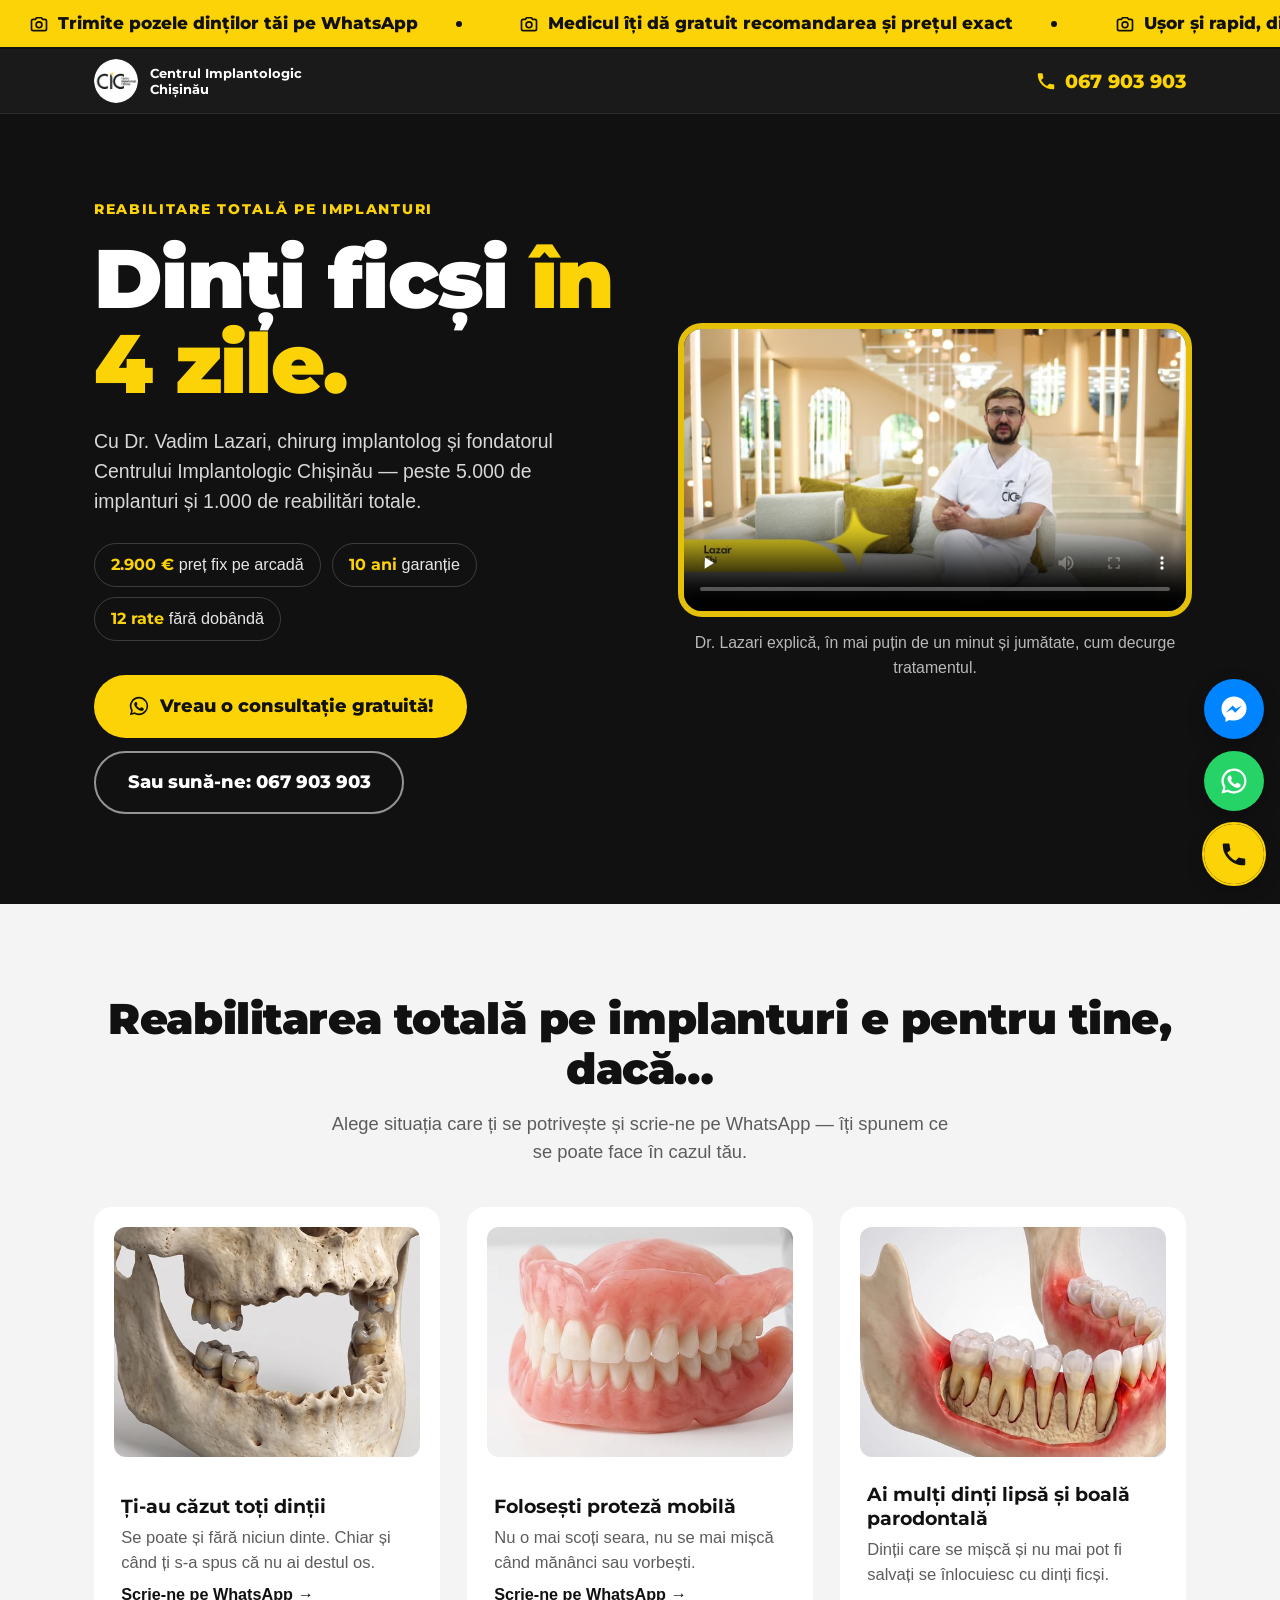
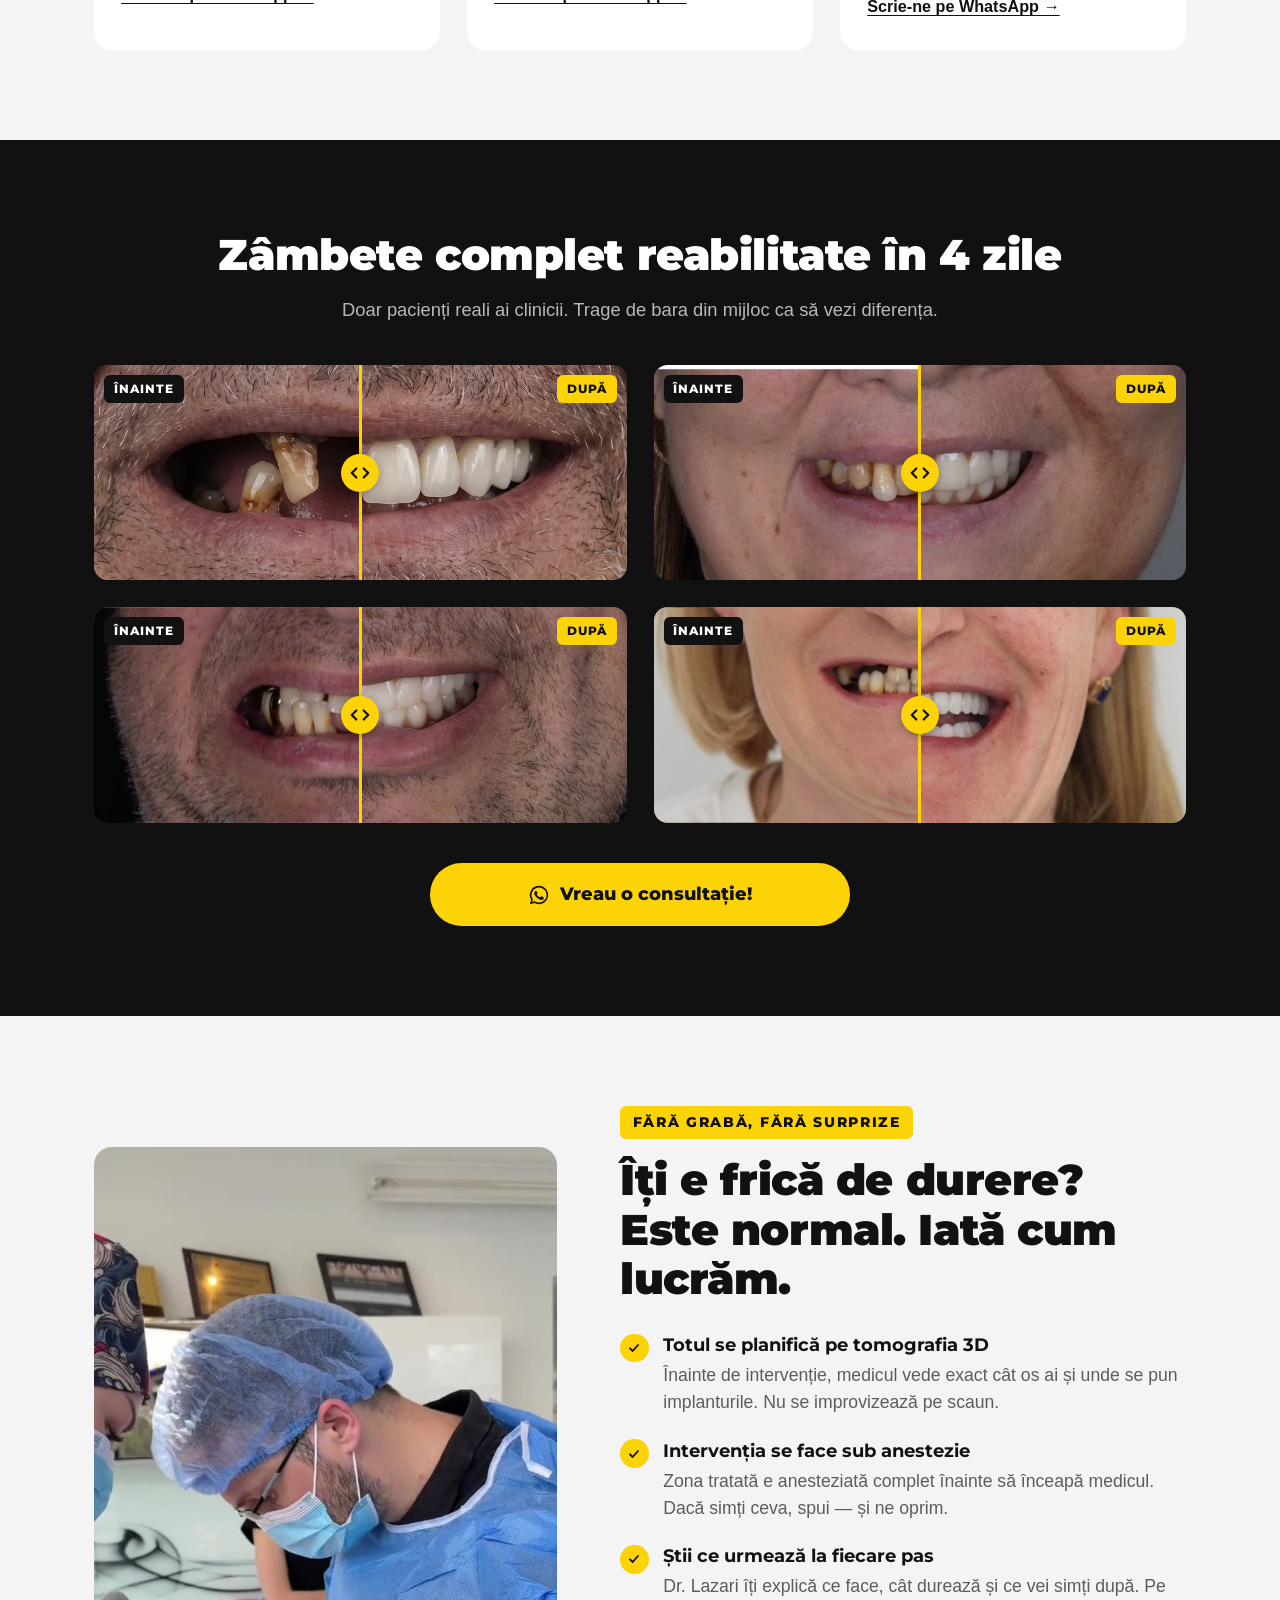
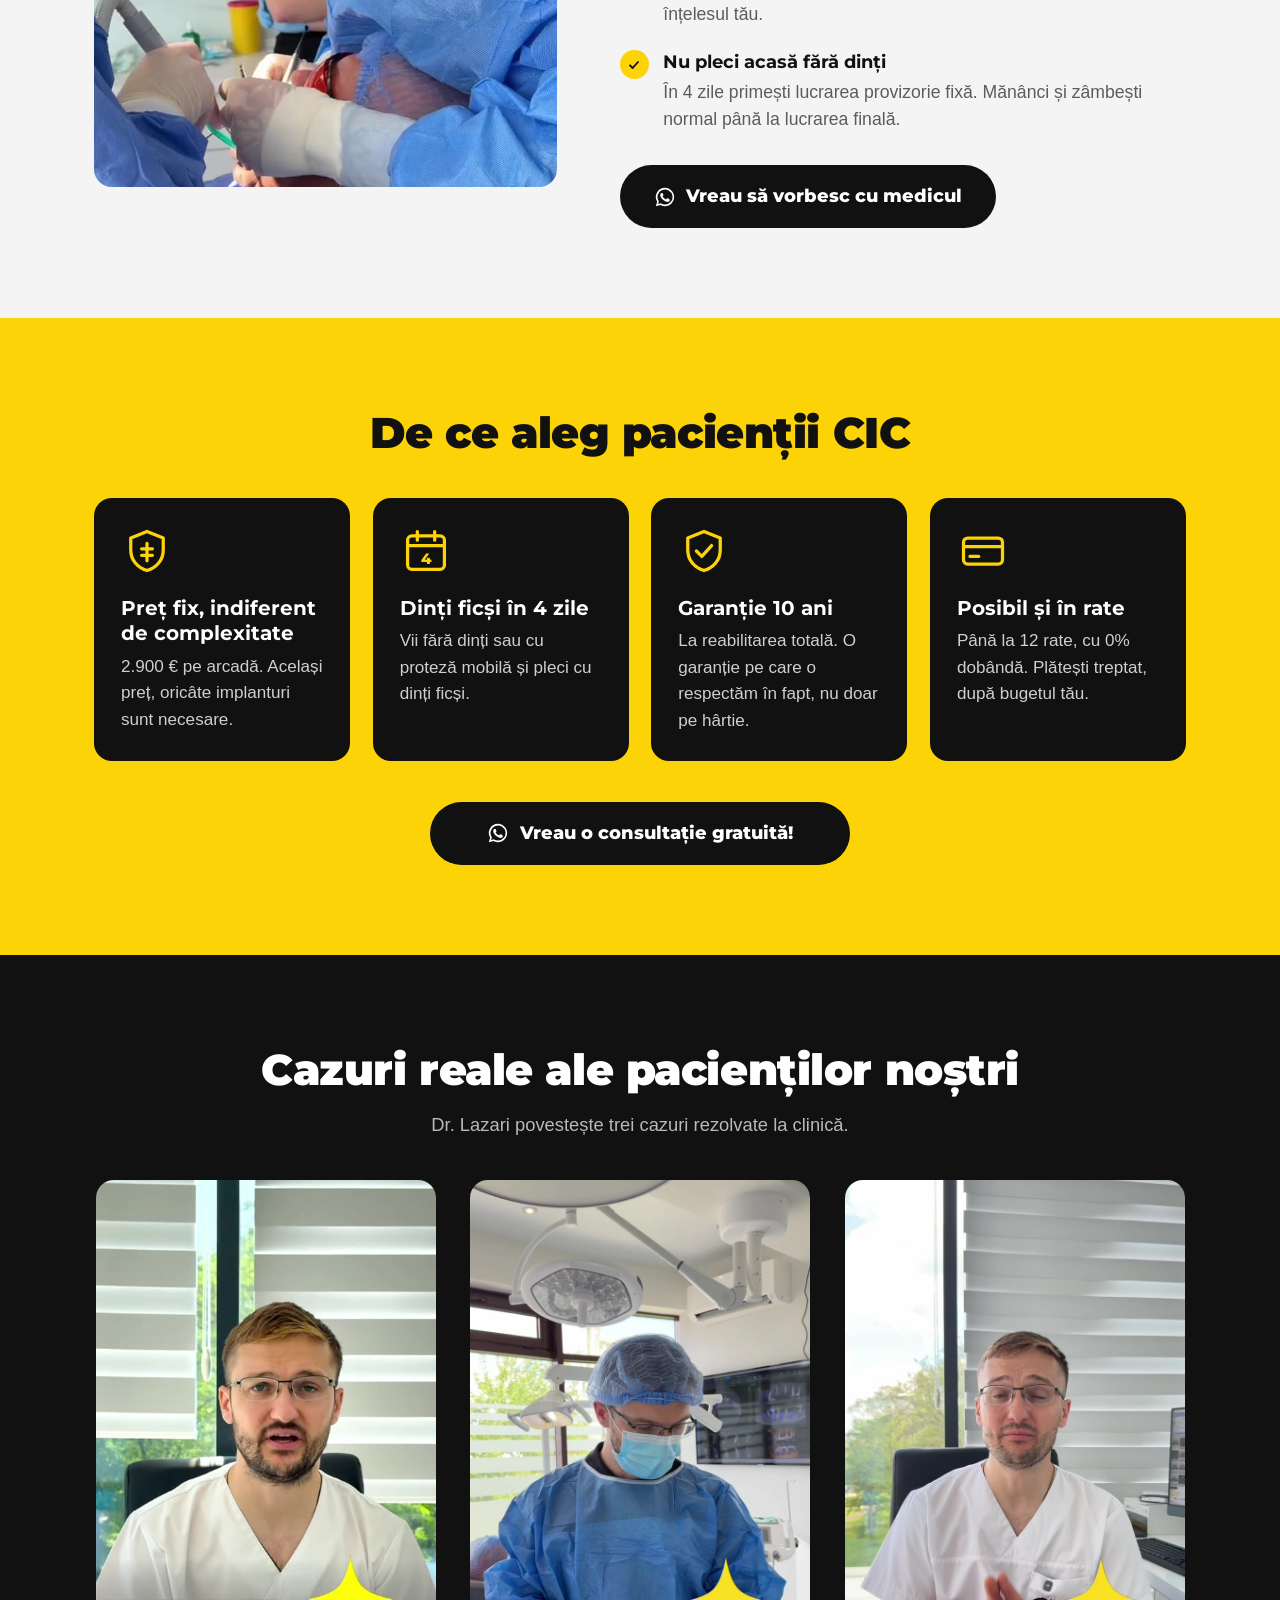
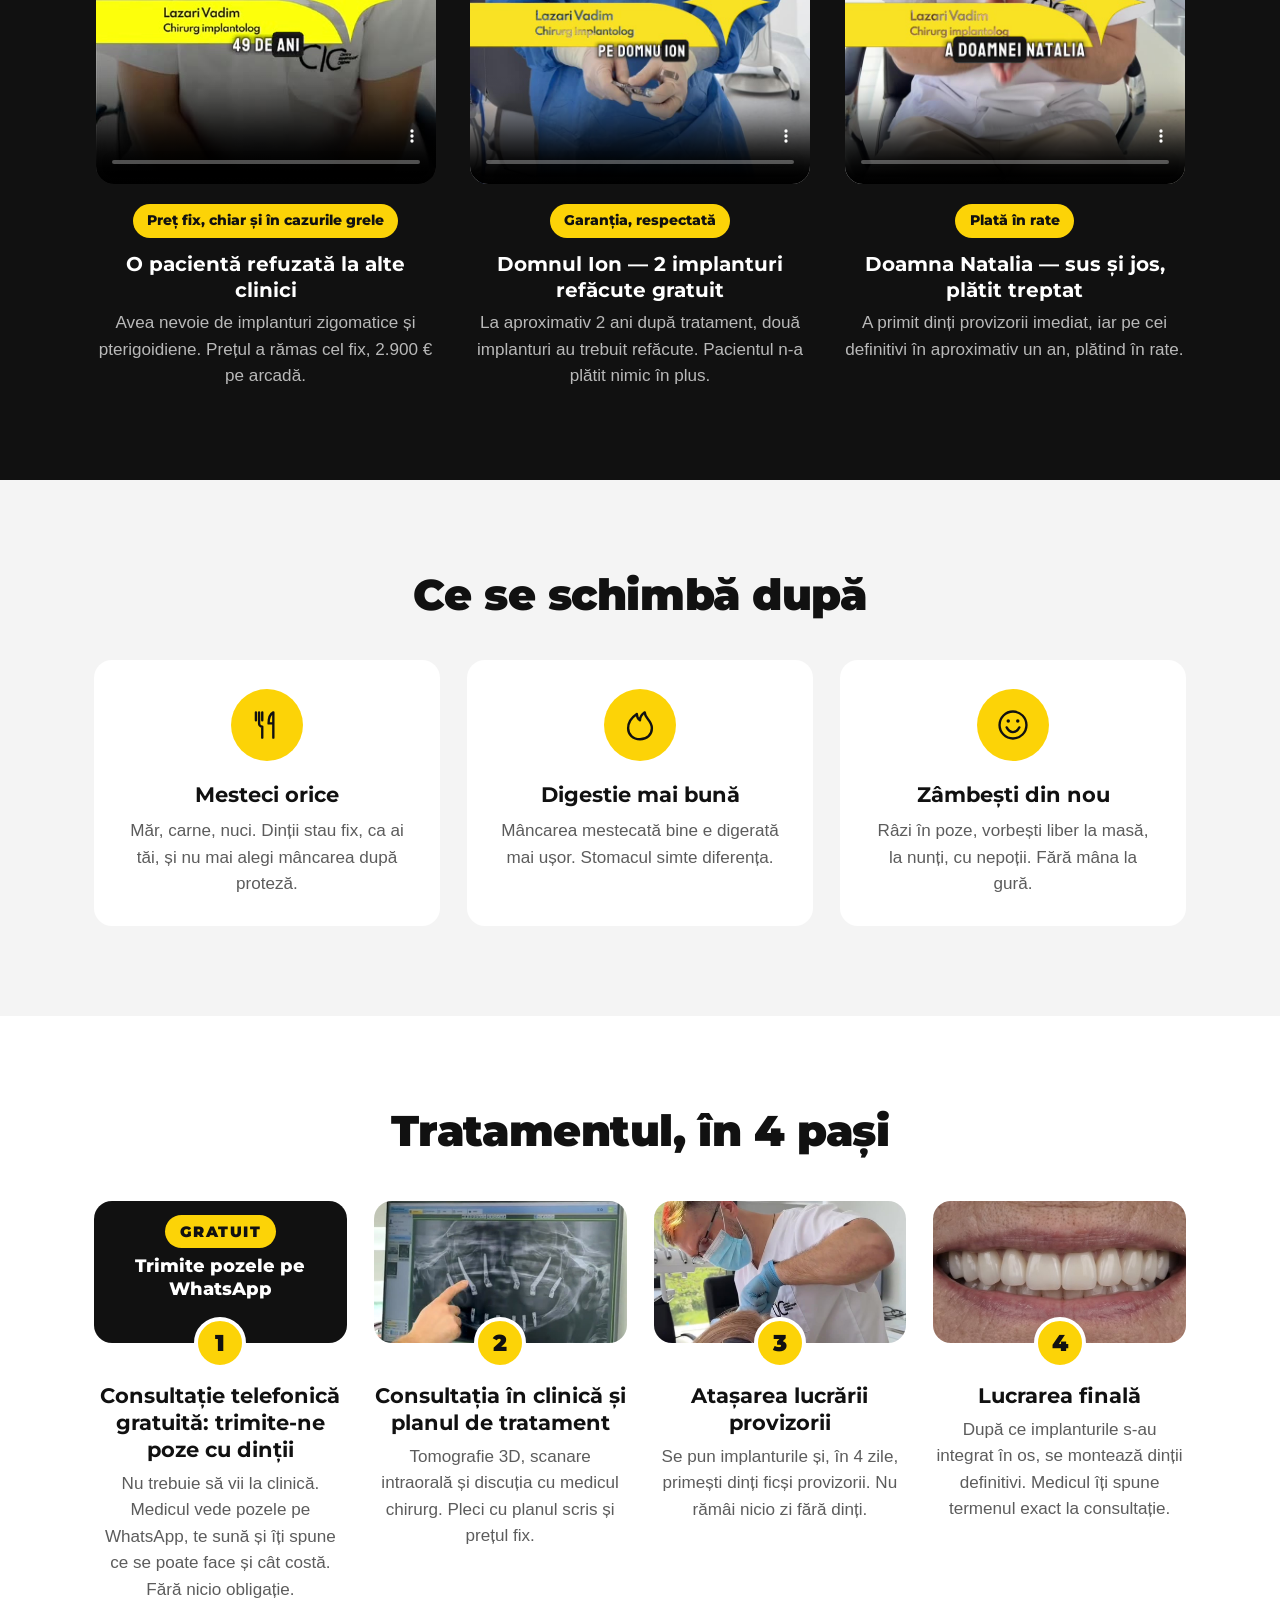
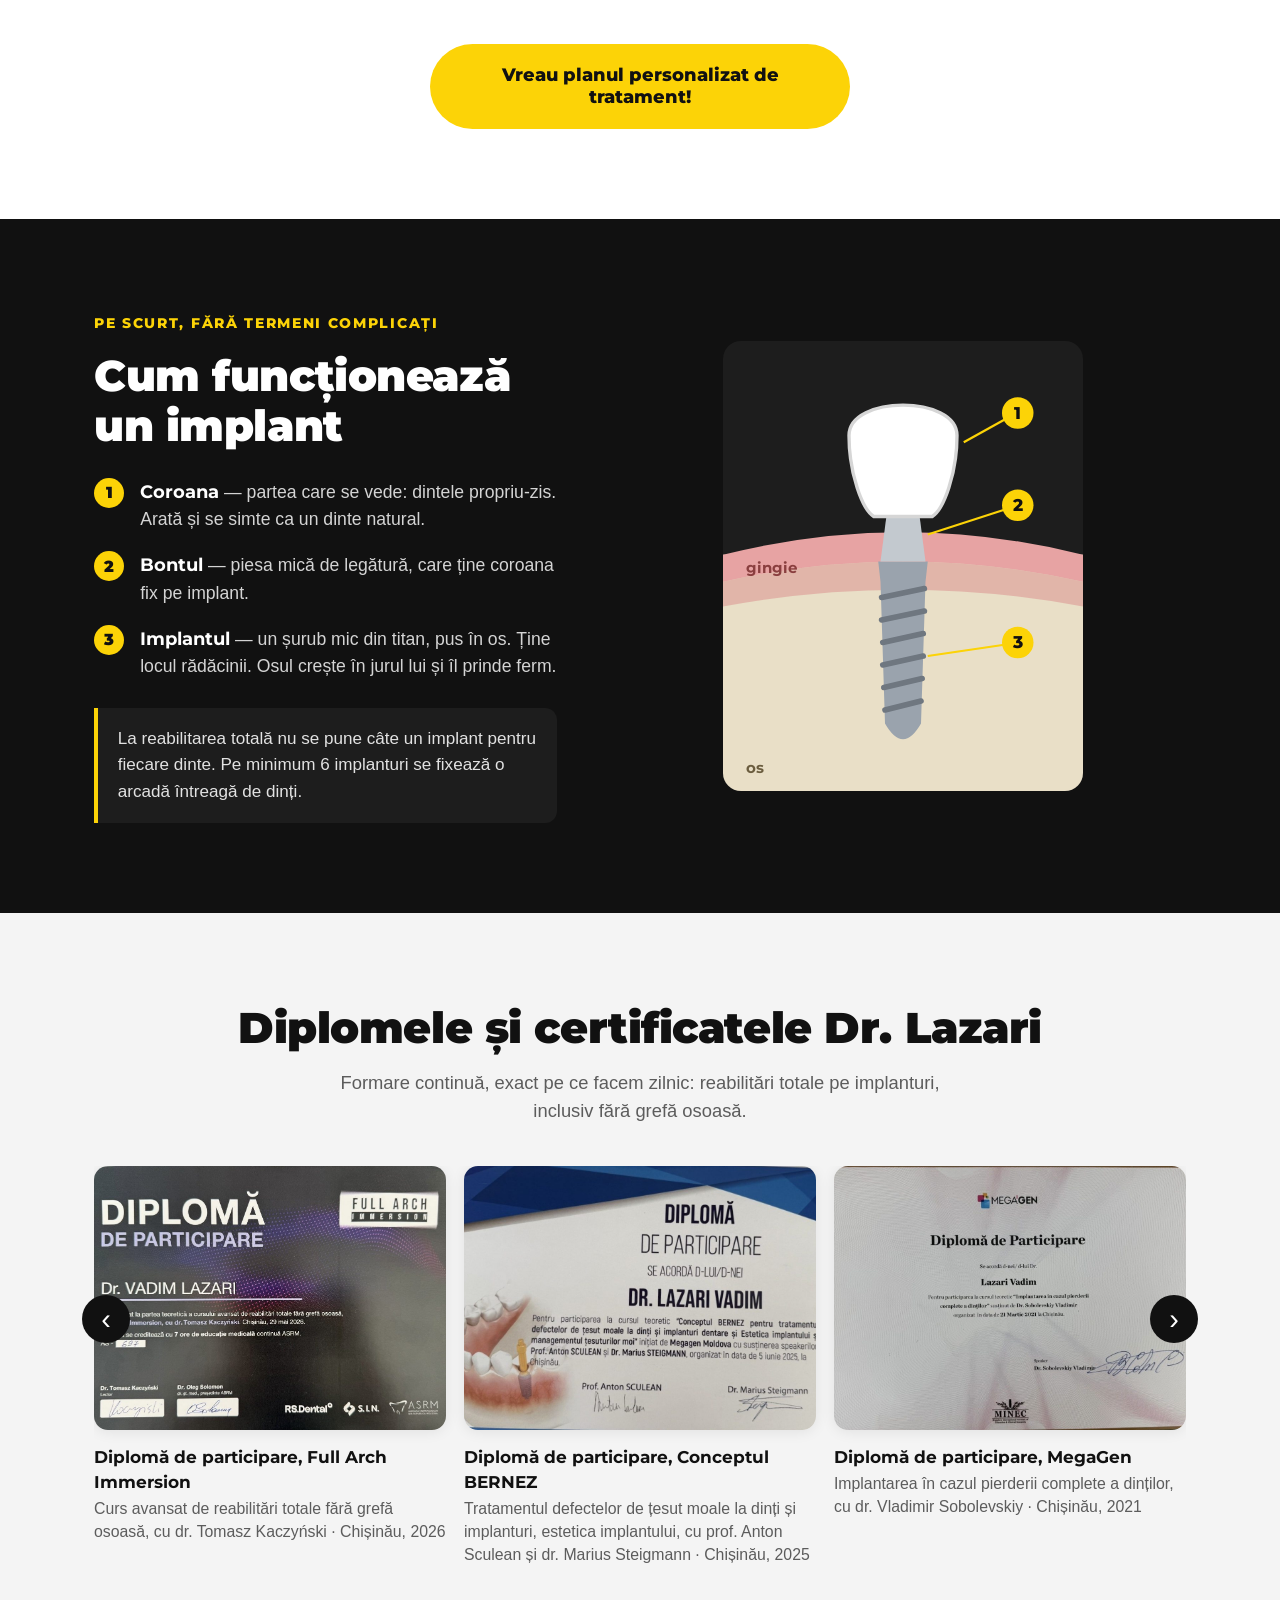
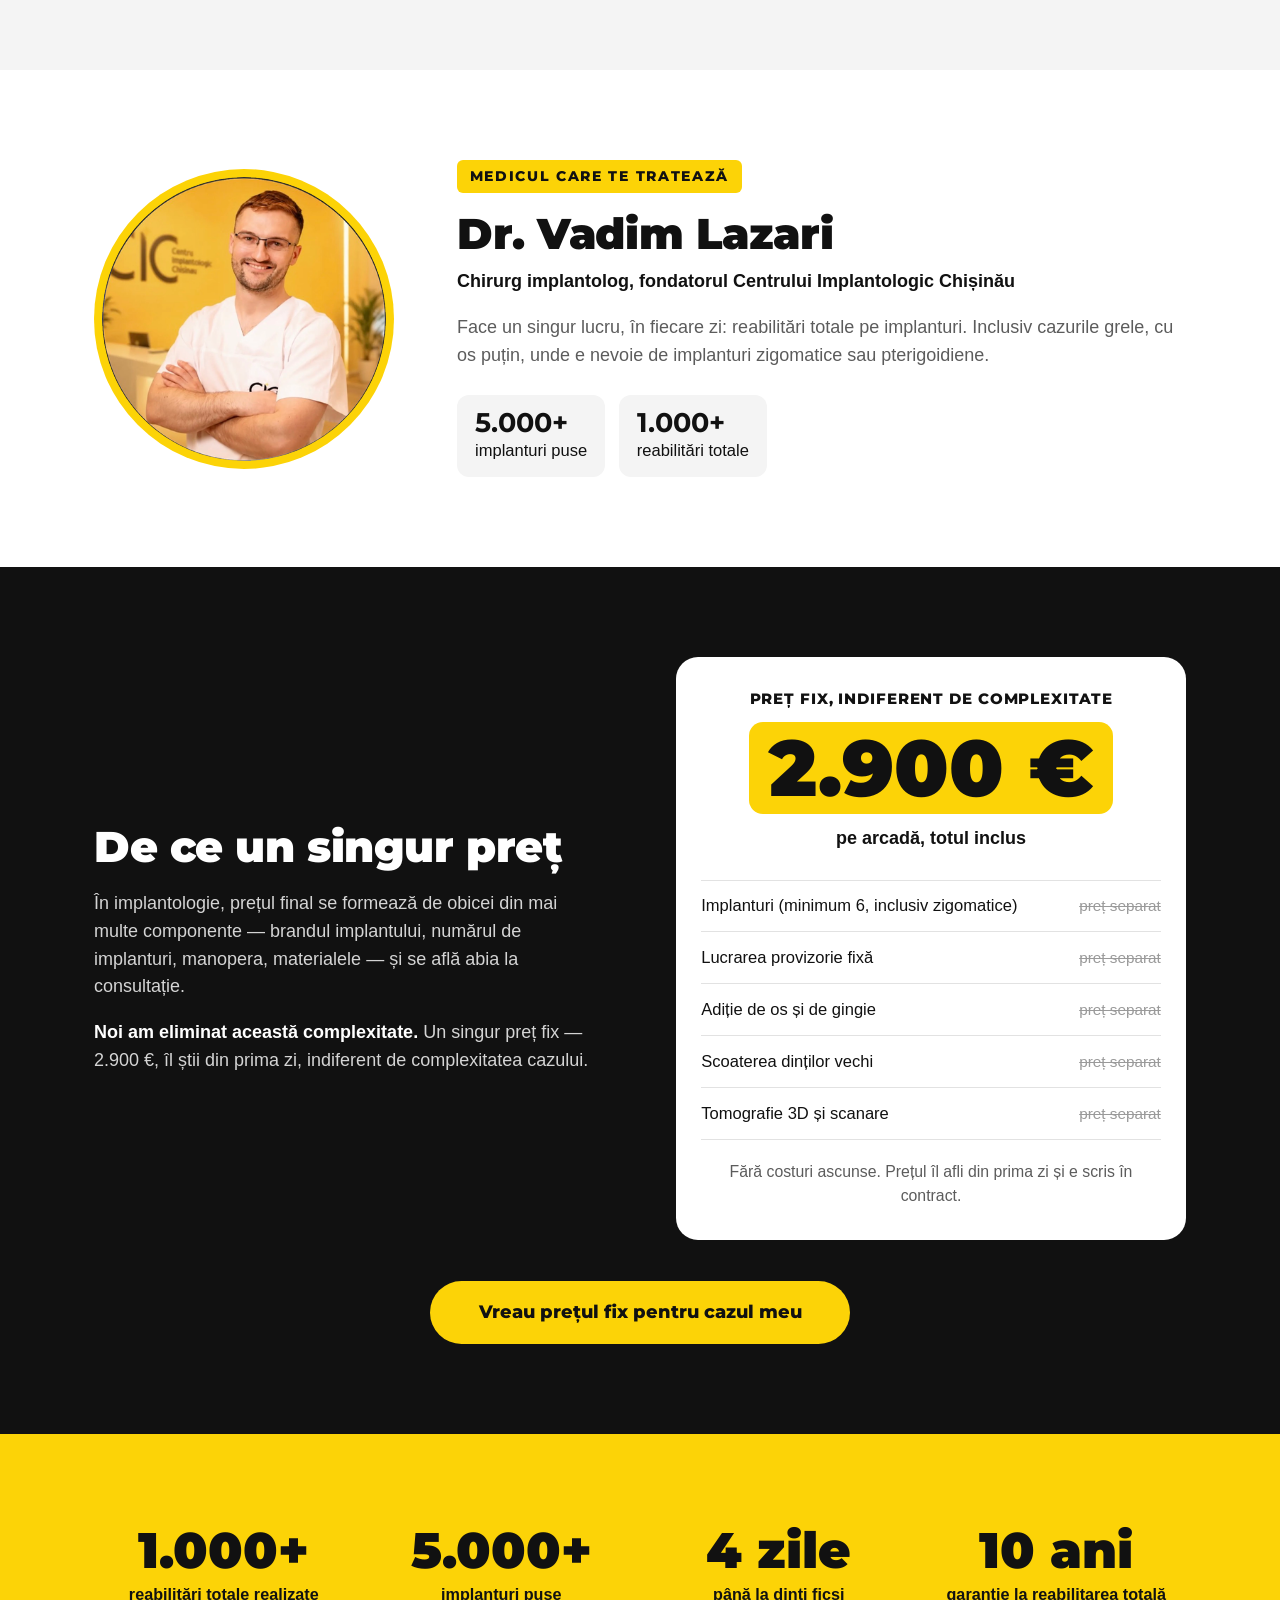
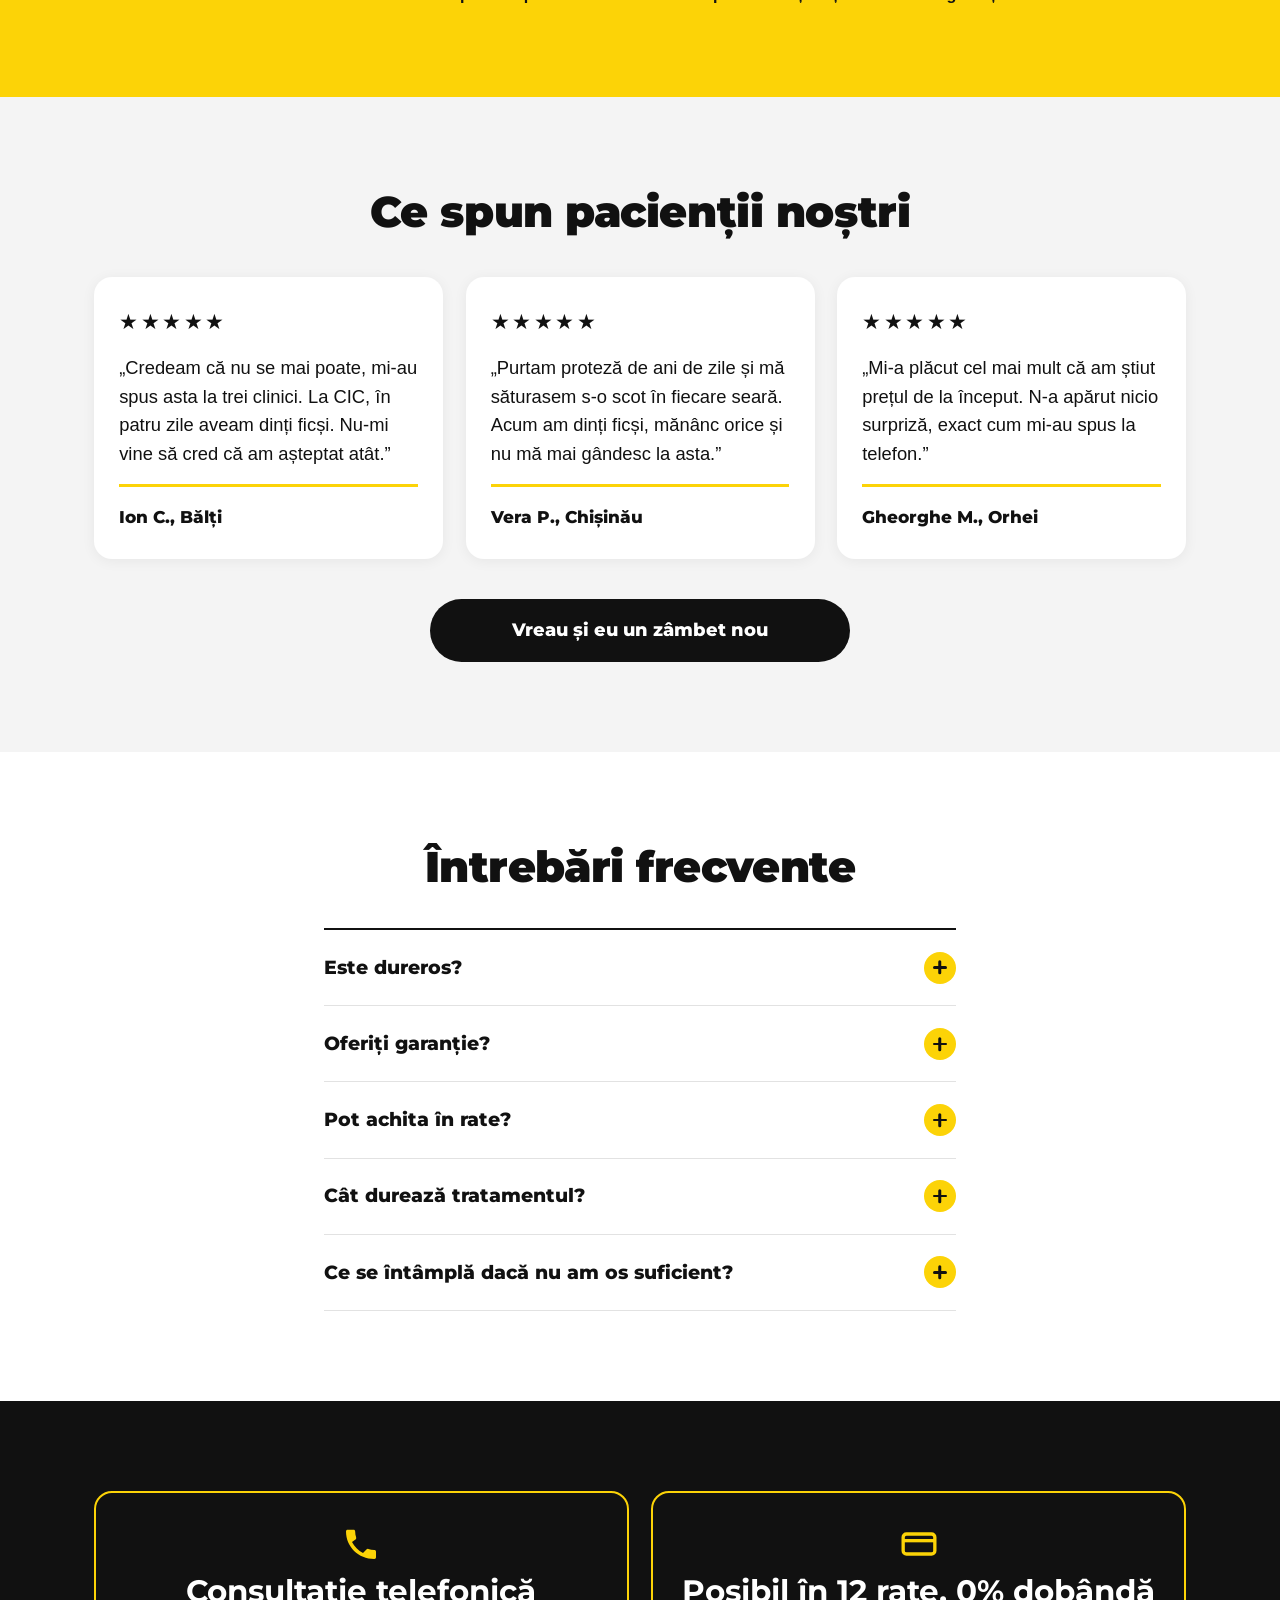
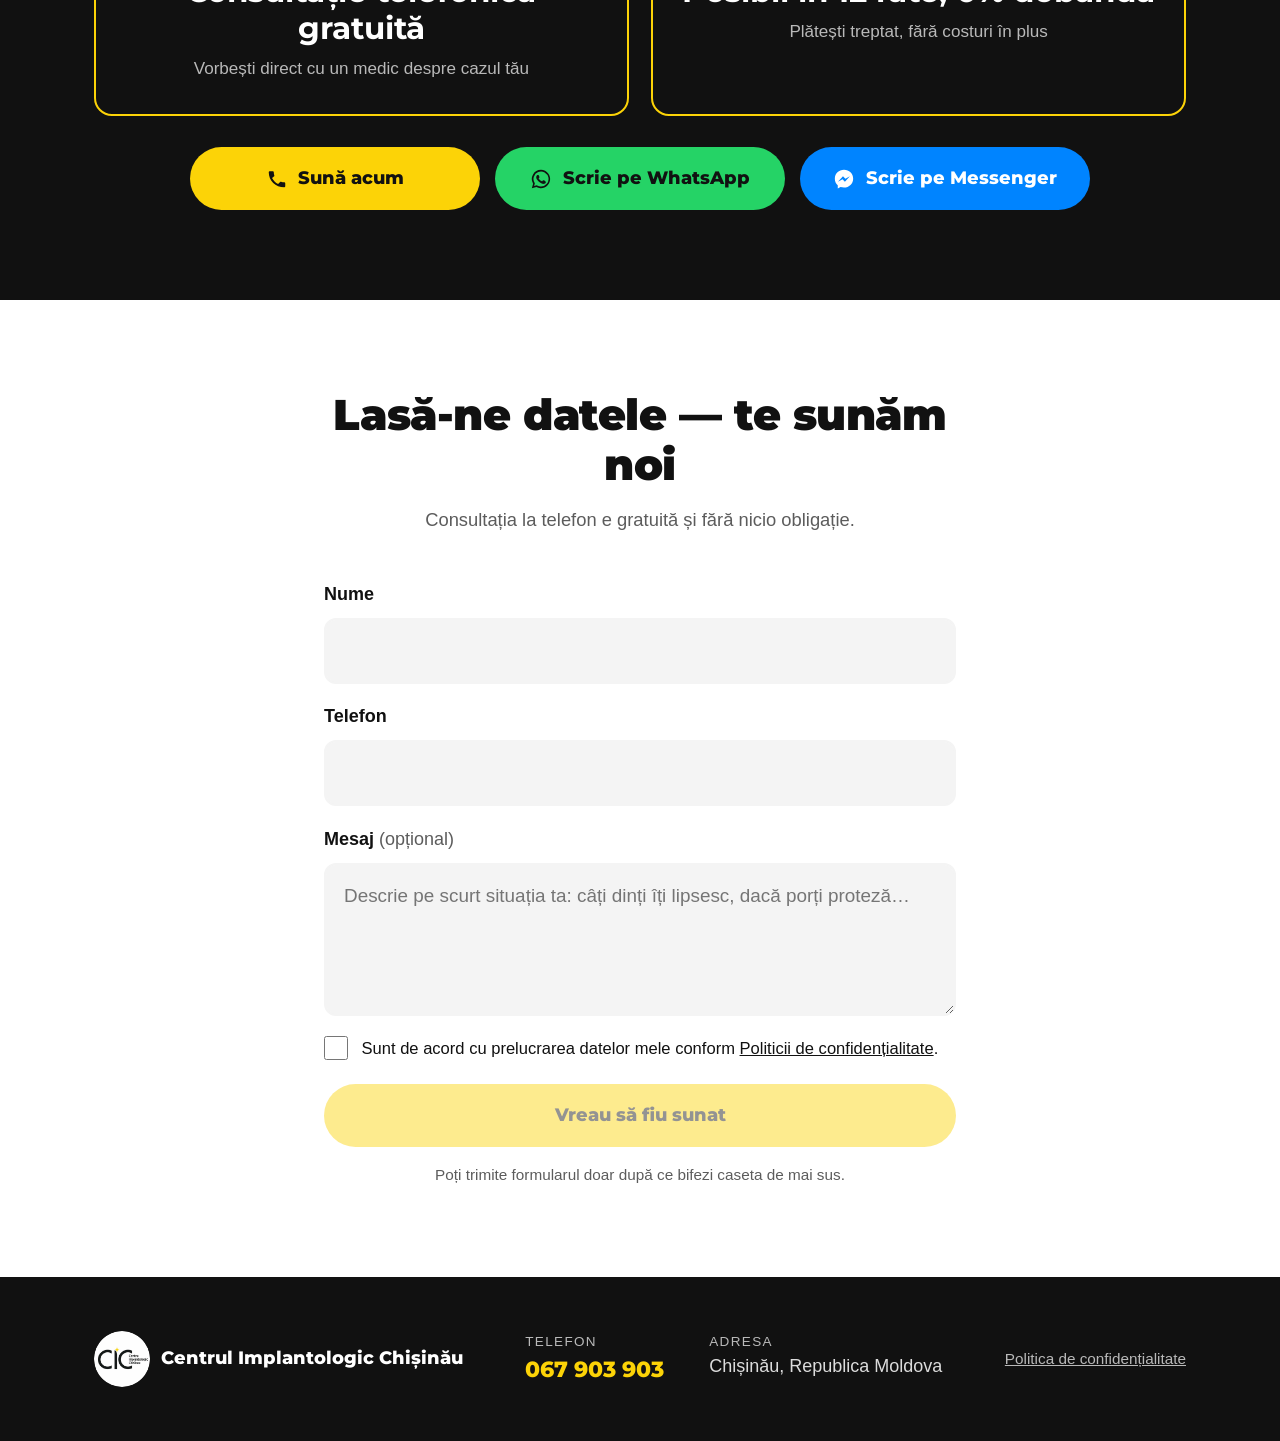
<file: dinti-ficsi/index.html>
<!doctype html>
<html lang="ro">
<head>
<meta charset="UTF-8">
<meta name="viewport" content="width=device-width, initial-scale=1, maximum-scale=5">
<title>Dinți ficși în 4 zile, preț fix 2.900 € | CIC — Dr. Vadim Lazari</title>
<meta name="description" content="Dinți ficși pe implanturi în 4 zile, la Centrul Implantologic Chișinău. Preț fix 2.900 € pe arcadă, indiferent de complexitate. Garanție 10 ani, posibil în rate.">
<link rel="icon" type="image/png" href="../assets/logo-cic.png">
<link rel="preconnect" href="https://fonts.googleapis.com">
<link rel="preconnect" href="https://fonts.gstatic.com" crossorigin>
<link rel="stylesheet" href="https://fonts.googleapis.com/css2?family=Montserrat:wght@500;600;700;800;900&display=swap">
<link rel="stylesheet" href="../assets/css/lp-dinti-ficsi.css">

<!-- Meta Pixel Code — același Pixel ca pe pagina principală.
     Înlocuiți YOUR_PIXEL_ID cu Pixel ID-ul real din Meta Events Manager. -->
<script>
!function(f,b,e,v,n,t,s)
{if(f.fbq)return;n=f.fbq=function(){n.callMethod?
n.callMethod.apply(n,arguments):n.queue.push(arguments)};
if(!f._fbq)f._fbq=n;n.push=n;n.loaded=!0;n.version='2.0';
n.queue=[];t=b.createElement(e);t.async=!0;
t.src=v;s=b.getElementsByTagName(e)[0];
s.parentNode.insertBefore(t,s)}(window, document,'script',
'https://connect.facebook.net/en_US/fbevents.js');
fbq('init', 'YOUR_PIXEL_ID');
fbq('track', 'PageView');
</script>
<noscript><img height="1" width="1" style="display:none" alt=""
src="https://www.facebook.com/tr?id=YOUR_PIXEL_ID&ev=PageView&noscript=1"
/></noscript>
<!-- End Meta Pixel Code -->
</head>
<body>

<!-- ===== BANDĂ CARE RULEAZĂ: POZELE DINȚILOR PE WHATSAPP ===== -->
<a class="ticker" href="https://wa.me/37367903903?text=Bun%C4%83%20ziua!%20Vreau%20s%C4%83%20trimit%20pozele%20din%C8%9Bilor%20pentru%20o%20consulta%C8%9Bie%20gratuit%C4%83." target="_blank" rel="noopener" data-contact="whatsapp-banda-sus" aria-label="Trimite pozele dinților tăi pe WhatsApp: medicul îți dă gratuit recomandarea și prețul exact">
  <span class="ticker__track" aria-hidden="true">
    <span class="ticker__group"><span class="ticker__item"><svg viewBox="0 0 24 24" aria-hidden="true"><path d="M9 4.5 7.6 6.5H5a2 2 0 0 0-2 2V18a2 2 0 0 0 2 2h14a2 2 0 0 0 2-2V8.5a2 2 0 0 0-2-2h-2.6L15 4.5H9z" fill="none" stroke="currentColor" stroke-width="2" stroke-linejoin="round"/><circle cx="12" cy="13" r="3.5" fill="none" stroke="currentColor" stroke-width="2"/></svg>Trimite pozele dinților tăi pe WhatsApp</span><span class="ticker__item"><svg viewBox="0 0 24 24" aria-hidden="true"><path d="M9 4.5 7.6 6.5H5a2 2 0 0 0-2 2V18a2 2 0 0 0 2 2h14a2 2 0 0 0 2-2V8.5a2 2 0 0 0-2-2h-2.6L15 4.5H9z" fill="none" stroke="currentColor" stroke-width="2" stroke-linejoin="round"/><circle cx="12" cy="13" r="3.5" fill="none" stroke="currentColor" stroke-width="2"/></svg>Medicul îți dă gratuit recomandarea și prețul exact</span><span class="ticker__item"><svg viewBox="0 0 24 24" aria-hidden="true"><path d="M9 4.5 7.6 6.5H5a2 2 0 0 0-2 2V18a2 2 0 0 0 2 2h14a2 2 0 0 0 2-2V8.5a2 2 0 0 0-2-2h-2.6L15 4.5H9z" fill="none" stroke="currentColor" stroke-width="2" stroke-linejoin="round"/><circle cx="12" cy="13" r="3.5" fill="none" stroke="currentColor" stroke-width="2"/></svg>Ușor și rapid, din confortul casei tale</span></span>
    <span class="ticker__group"><span class="ticker__item"><svg viewBox="0 0 24 24" aria-hidden="true"><path d="M9 4.5 7.6 6.5H5a2 2 0 0 0-2 2V18a2 2 0 0 0 2 2h14a2 2 0 0 0 2-2V8.5a2 2 0 0 0-2-2h-2.6L15 4.5H9z" fill="none" stroke="currentColor" stroke-width="2" stroke-linejoin="round"/><circle cx="12" cy="13" r="3.5" fill="none" stroke="currentColor" stroke-width="2"/></svg>Trimite pozele dinților tăi pe WhatsApp</span><span class="ticker__item"><svg viewBox="0 0 24 24" aria-hidden="true"><path d="M9 4.5 7.6 6.5H5a2 2 0 0 0-2 2V18a2 2 0 0 0 2 2h14a2 2 0 0 0 2-2V8.5a2 2 0 0 0-2-2h-2.6L15 4.5H9z" fill="none" stroke="currentColor" stroke-width="2" stroke-linejoin="round"/><circle cx="12" cy="13" r="3.5" fill="none" stroke="currentColor" stroke-width="2"/></svg>Medicul îți dă gratuit recomandarea și prețul exact</span><span class="ticker__item"><svg viewBox="0 0 24 24" aria-hidden="true"><path d="M9 4.5 7.6 6.5H5a2 2 0 0 0-2 2V18a2 2 0 0 0 2 2h14a2 2 0 0 0 2-2V8.5a2 2 0 0 0-2-2h-2.6L15 4.5H9z" fill="none" stroke="currentColor" stroke-width="2" stroke-linejoin="round"/><circle cx="12" cy="13" r="3.5" fill="none" stroke="currentColor" stroke-width="2"/></svg>Ușor și rapid, din confortul casei tale</span></span>
  </span>
</a>

<!-- ===== BARA DE SUS ===== -->
<header class="topbar">
  <div class="wrap topbar__inner">
    <a href="#" class="topbar__logo" aria-label="Centrul Implantologic Chișinău">
      <img src="../assets/logo-cic.png" alt="CIC — Centrul Implantologic Chișinău" width="44" height="44">
      <span>Centrul Implantologic<br>Chișinău</span>
    </a>
    <a href="tel:+37367903903" class="topbar__phone" data-contact="telefon-bara-sus">
      <svg viewBox="0 0 24 24" aria-hidden="true"><path d="M6.6 10.8c1.4 2.8 3.8 5.1 6.6 6.6l2.2-2.2c.3-.3.7-.4 1-.2 1.1.4 2.3.6 3.6.6.6 0 1 .4 1 1V20c0 .6-.4 1-1 1C10.4 21 3 13.6 3 4.5c0-.6.4-1 1-1h3.5c.6 0 1 .4 1 1 0 1.3.2 2.5.6 3.6.1.4 0 .8-.2 1L6.6 10.8z" fill="currentColor"/></svg>
      <span>067 903 903</span>
    </a>
  </div>
</header>

<main>

  <!-- ZONA DE SUS (blocurile 1–7): butoanele duc pe WhatsApp — vizitatorii încă se uită.
       ZONA DE JOS (de la blocul 8): butoanele duc la formular — cine a ajuns aici e mai hotărât.
       Banda de sus, bara de sus și butoanele flotante rămân apel / WhatsApp / Messenger peste tot. -->
  <!-- ===== 1. HERO ===== -->
  <section class="hero">
    <div class="wrap hero__grid">
      <div class="hero__text">
        <p class="eyebrow">Reabilitare totală pe implanturi</p>
        <h1 class="hero__title">Dinți ficși <span class="hl">în 4 zile.</span></h1>
        <p class="hero__subtitle">Cu Dr. Vadim Lazari, chirurg implantolog și fondatorul Centrului Implantologic Chișinău — peste 5.000 de implanturi și 1.000 de reabilitări totale.</p>
        <ul class="hero__facts">
          <li><strong>2.900 €</strong> preț fix pe arcadă</li>
          <li><strong>10 ani</strong> garanție</li>
          <li><strong>12 rate</strong> fără dobândă</li>
        </ul>
        <div class="hero__ctas">
          <a href="https://wa.me/37367903903?text=Bun%C4%83%20ziua!%20A%C8%99%20vrea%20o%20consulta%C8%9Bie%20gratuit%C4%83%20pentru%20din%C8%9Bi%20fic%C8%99i." class="btn btn--yellow" target="_blank" rel="noopener" data-contact="whatsapp-hero"><svg viewBox="0 0 24 24" aria-hidden="true"><path d="M12 2a10 10 0 0 0-8.6 15.1L2 22l5-1.3A10 10 0 1 0 12 2zm0 18.2c-1.5 0-3-.4-4.2-1.2l-.3-.2-3 .8.8-2.9-.2-.3A8.2 8.2 0 1 1 12 20.2zm4.5-6.1c-.2-.1-1.5-.7-1.7-.8-.2-.1-.4-.1-.6.1l-.8 1c-.1.2-.3.2-.5.1a6.7 6.7 0 0 1-3.3-2.9c-.3-.4.2-.4.7-1.4.1-.2 0-.3 0-.4l-.8-1.8c-.2-.5-.4-.4-.6-.4h-.5c-.2 0-.4.1-.7.3-.2.3-.9.9-.9 2.2s.9 2.6 1.1 2.7c.1.2 1.8 2.8 4.4 3.9 1.6.7 2.3.8 3.1.6.5-.1 1.5-.6 1.7-1.2.2-.6.2-1.1.2-1.2-.1-.1-.3-.2-.5-.3z" fill="currentColor"/></svg>Vreau o consultație gratuită!</a>
          <a href="tel:+37367903903" class="btn btn--ghost" data-contact="telefon-hero">Sau sună-ne: 067 903 903</a>
        </div>
      </div>
      <div class="hero__media">
        <div class="hero__video">
          <video controls playsinline preload="none" poster="../assets/img/dr-lazari-video-poster.jpg" aria-label="Dr. Vadim Lazari explică procedura dinților ficși în 4 zile">
            <source src="../assets/video/dr-lazari-mesaj.mp4" type="video/mp4">
            Browserul dumneavoastră nu suportă redarea video.
          </video>
        </div>
        <p class="hero__media-note">Dr. Lazari explică, în mai puțin de un minut și jumătate, cum decurge tratamentul.</p>
      </div>
    </div>
  </section>

  <!-- ===== 2. PENTRU TINE, DACĂ… ===== -->
  <section class="section section--light">
    <div class="wrap">
      <h2 class="section-title">Reabilitarea totală pe implanturi e pentru tine, dacă…</h2>
      <p class="section-lead">Alege situația care ți se potrivește și scrie-ne pe WhatsApp — îți spunem ce se poate face în cazul tău.</p>

      <!-- Imaginile sunt ilustrații provizorii, până primim fotografii reale ale pacienților (cu acordul lor). -->
      <div class="qualify">
        <a href="https://wa.me/37367903903?text=Bun%C4%83%20ziua!%20Mi-au%20c%C4%83zut%20to%C8%9Bi%20din%C8%9Bii.%20A%C8%99%20vrea%20o%20consulta%C8%9Bie%20gratuit%C4%83." class="qualify__card" target="_blank" rel="noopener" data-contact="whatsapp-calificare-1">
          <span class="qualify__img"><img src="../assets/img/who-icon-3.jpg" alt="" width="500" height="500" loading="lazy"></span>
          <span class="qualify__body">
            <strong>Ți-au căzut toți dinții</strong>
            <span>Se poate și fără niciun dinte. Chiar și când ți s-a spus că nu ai destul os.</span>
            <span class="qualify__more">Scrie-ne pe WhatsApp →</span>
          </span>
        </a>
        <a href="https://wa.me/37367903903?text=Bun%C4%83%20ziua!%20Folosesc%20protez%C4%83%20mobil%C4%83.%20A%C8%99%20vrea%20o%20consulta%C8%9Bie%20gratuit%C4%83." class="qualify__card" target="_blank" rel="noopener" data-contact="whatsapp-calificare-2">
          <span class="qualify__img"><img src="../assets/img/who-icon-1.jpg" alt="" width="500" height="500" loading="lazy"></span>
          <span class="qualify__body">
            <strong>Folosești proteză mobilă</strong>
            <span>Nu o mai scoți seara, nu se mai mișcă când mănânci sau vorbești.</span>
            <span class="qualify__more">Scrie-ne pe WhatsApp →</span>
          </span>
        </a>
        <a href="https://wa.me/37367903903?text=Bun%C4%83%20ziua!%20Am%20mul%C8%9Bi%20din%C8%9Bi%20lips%C4%83%20%C8%99i%20boal%C4%83%20parodontal%C4%83.%20A%C8%99%20vrea%20o%20consulta%C8%9Bie%20gratuit%C4%83." class="qualify__card" target="_blank" rel="noopener" data-contact="whatsapp-calificare-3">
          <span class="qualify__img"><img src="../assets/img/who-icon-2.jpg" alt="" width="500" height="500" loading="lazy"></span>
          <span class="qualify__body">
            <strong>Ai mulți dinți lipsă și boală parodontală</strong>
            <span>Dinții care se mișcă și nu mai pot fi salvați se înlocuiesc cu dinți ficși.</span>
            <span class="qualify__more">Scrie-ne pe WhatsApp →</span>
          </span>
        </a>
      </div>
    </div>
  </section>

  <!-- ===== 3. GALERIE ÎNAINTE / DUPĂ ===== -->
  <section class="section section--dark">
    <div class="wrap">
      <h2 class="section-title section-title--light">Zâmbete complet reabilitate în 4 zile</h2>
      <p class="section-lead section-lead--light">Doar pacienți reali ai clinicii. Trage de bara din mijloc ca să vezi diferența.</p>

      <div class="gallery">
        <div class="ba-slider" data-ba-slider>
          <div class="ba-slider__frame">
            <img class="ba-slider__img ba-slider__img--after" src="../assets/img/testimonial-ion-after.jpg" alt="Zâmbetul unui pacient CIC după tratament" width="900" height="364" loading="lazy">
            <img class="ba-slider__img ba-slider__img--before" src="../assets/img/testimonial-ion-before.jpg" alt="Zâmbetul aceluiași pacient înainte de tratament" width="900" height="364" loading="lazy">
            <span class="ba-slider__tag ba-slider__tag--before">ÎNAINTE</span>
            <span class="ba-slider__tag ba-slider__tag--after">DUPĂ</span>
            <div class="ba-slider__handle" tabindex="0" role="slider" aria-label="Glisează pentru a compara înainte și după" aria-valuemin="0" aria-valuemax="100" aria-valuenow="50"></div>
          </div>
        </div>
        <div class="ba-slider" data-ba-slider>
          <div class="ba-slider__frame">
            <img class="ba-slider__img ba-slider__img--after" src="../assets/img/testimonial-woman2-after.jpg" alt="Zâmbetul unei paciente CIC după tratament" width="900" height="364" loading="lazy">
            <img class="ba-slider__img ba-slider__img--before" src="../assets/img/testimonial-woman2-before.jpg" alt="Zâmbetul aceleiași paciente înainte de tratament" width="900" height="364" loading="lazy">
            <span class="ba-slider__tag ba-slider__tag--before">ÎNAINTE</span>
            <span class="ba-slider__tag ba-slider__tag--after">DUPĂ</span>
            <div class="ba-slider__handle" tabindex="0" role="slider" aria-label="Glisează pentru a compara înainte și după" aria-valuemin="0" aria-valuemax="100" aria-valuenow="50"></div>
          </div>
        </div>
        <div class="ba-slider" data-ba-slider>
          <div class="ba-slider__frame">
            <img class="ba-slider__img ba-slider__img--after" src="../assets/img/testimonial-man2-after.jpg" alt="Zâmbetul unui pacient CIC după tratament" width="900" height="364" loading="lazy">
            <img class="ba-slider__img ba-slider__img--before" src="../assets/img/testimonial-man2-before.jpg" alt="Zâmbetul aceluiași pacient înainte de tratament" width="900" height="364" loading="lazy">
            <span class="ba-slider__tag ba-slider__tag--before">ÎNAINTE</span>
            <span class="ba-slider__tag ba-slider__tag--after">DUPĂ</span>
            <div class="ba-slider__handle" tabindex="0" role="slider" aria-label="Glisează pentru a compara înainte și după" aria-valuemin="0" aria-valuemax="100" aria-valuenow="50"></div>
          </div>
        </div>
        <div class="ba-slider" data-ba-slider>
          <div class="ba-slider__frame">
            <img class="ba-slider__img ba-slider__img--after" src="../assets/img/testimonial-woman3-after.jpg" alt="Zâmbetul unei paciente CIC după tratament" width="900" height="364" loading="lazy">
            <img class="ba-slider__img ba-slider__img--before" src="../assets/img/testimonial-woman3-before.jpg" alt="Zâmbetul aceleiași paciente înainte de tratament" width="900" height="364" loading="lazy">
            <span class="ba-slider__tag ba-slider__tag--before">ÎNAINTE</span>
            <span class="ba-slider__tag ba-slider__tag--after">DUPĂ</span>
            <div class="ba-slider__handle" tabindex="0" role="slider" aria-label="Glisează pentru a compara înainte și după" aria-valuemin="0" aria-valuemax="100" aria-valuenow="50"></div>
          </div>
        </div>
      </div>

      <div class="cta-row">
        <a href="https://wa.me/37367903903?text=Bun%C4%83%20ziua!%20A%C8%99%20vrea%20o%20consulta%C8%9Bie%20gratuit%C4%83%20pentru%20din%C8%9Bi%20fic%C8%99i." class="btn btn--yellow" target="_blank" rel="noopener" data-contact="whatsapp-galerie"><svg viewBox="0 0 24 24" aria-hidden="true"><path d="M12 2a10 10 0 0 0-8.6 15.1L2 22l5-1.3A10 10 0 1 0 12 2zm0 18.2c-1.5 0-3-.4-4.2-1.2l-.3-.2-3 .8.8-2.9-.2-.3A8.2 8.2 0 1 1 12 20.2zm4.5-6.1c-.2-.1-1.5-.7-1.7-.8-.2-.1-.4-.1-.6.1l-.8 1c-.1.2-.3.2-.5.1a6.7 6.7 0 0 1-3.3-2.9c-.3-.4.2-.4.7-1.4.1-.2 0-.3 0-.4l-.8-1.8c-.2-.5-.4-.4-.6-.4h-.5c-.2 0-.4.1-.7.3-.2.3-.9.9-.9 2.2s.9 2.6 1.1 2.7c.1.2 1.8 2.8 4.4 3.9 1.6.7 2.3.8 3.1.6.5-.1 1.5-.6 1.7-1.2.2-.6.2-1.1.2-1.2-.1-.1-.3-.2-.5-.3z" fill="currentColor"/></svg>Vreau o consultație!</a>
      </div>
    </div>
  </section>

  <!-- ===== 4. CUM DECURGE INTERVENȚIA (CONFORT) ===== -->
  <!-- DE CONFIRMAT CU CLINICA: tipul de anestezie / sedare folosit efectiv. Textul de mai jos
       descrie doar ce e sigur (anestezie, explicații înainte de fiecare pas, CT 3D, provizorii fixe). -->
  <section class="section section--light">
    <div class="wrap split">
      <div class="split__media">
        <img src="../assets/img/lp/operatie.jpg" alt="Dr. Vadim Lazari în timpul unei intervenții, în sala de operații a clinicii" width="720" height="900" loading="lazy">
      </div>
      <div class="split__text">
        <p class="eyebrow eyebrow--dark">Fără grabă, fără surprize</p>
        <h2 class="section-title section-title--left">Îți e frică de durere? Este normal. Iată cum lucrăm.</h2>
        <ul class="steps-list">
          <li>
            <strong>Totul se planifică pe tomografia 3D</strong>
            Înainte de intervenție, medicul vede exact cât os ai și unde se pun implanturile. Nu se improvizează pe scaun.
          </li>
          <li>
            <strong>Intervenția se face sub anestezie</strong>
            Zona tratată e anesteziată complet înainte să înceapă medicul. Dacă simți ceva, spui — și ne oprim.
          </li>
          <li>
            <strong>Știi ce urmează la fiecare pas</strong>
            Dr. Lazari îți explică ce face, cât durează și ce vei simți după. Pe înțelesul tău.
          </li>
          <li>
            <strong>Nu pleci acasă fără dinți</strong>
            În 4 zile primești lucrarea provizorie fixă. Mănânci și zâmbești normal până la lucrarea finală.
          </li>
        </ul>
        <a href="https://wa.me/37367903903?text=Bun%C4%83%20ziua!%20A%C8%99%20vrea%20o%20consulta%C8%9Bie%20gratuit%C4%83%20pentru%20din%C8%9Bi%20fic%C8%99i." class="btn btn--black" target="_blank" rel="noopener" data-contact="whatsapp-confort"><svg viewBox="0 0 24 24" aria-hidden="true"><path d="M12 2a10 10 0 0 0-8.6 15.1L2 22l5-1.3A10 10 0 1 0 12 2zm0 18.2c-1.5 0-3-.4-4.2-1.2l-.3-.2-3 .8.8-2.9-.2-.3A8.2 8.2 0 1 1 12 20.2zm4.5-6.1c-.2-.1-1.5-.7-1.7-.8-.2-.1-.4-.1-.6.1l-.8 1c-.1.2-.3.2-.5.1a6.7 6.7 0 0 1-3.3-2.9c-.3-.4.2-.4.7-1.4.1-.2 0-.3 0-.4l-.8-1.8c-.2-.5-.4-.4-.6-.4h-.5c-.2 0-.4.1-.7.3-.2.3-.9.9-.9 2.2s.9 2.6 1.1 2.7c.1.2 1.8 2.8 4.4 3.9 1.6.7 2.3.8 3.1.6.5-.1 1.5-.6 1.7-1.2.2-.6.2-1.1.2-1.2-.1-.1-.3-.2-.5-.3z" fill="currentColor"/></svg>Vreau să vorbesc cu medicul</a>
      </div>
    </div>
  </section>

  <!-- ===== 5. DE CE CIC (4 PLĂCI) ===== -->
  <section class="section section--yellow">
    <div class="wrap">
      <h2 class="section-title">De ce aleg pacienții CIC</h2>
      <div class="tiles4">
        <div class="tile4">
          <span class="tile4__icon"><svg viewBox="0 0 48 48" aria-hidden="true"><path d="M24 6l15 6v11c0 9.5-6.3 16.4-15 19-8.7-2.6-15-9.5-15-19V12l15-6z" fill="none" stroke="currentColor" stroke-width="3" stroke-linejoin="round"/><path d="M19 22h10M19 28h10M24 17v16" stroke="currentColor" stroke-width="3" stroke-linecap="round"/></svg></span>
          <strong>Preț fix, indiferent de complexitate</strong>
          <p>2.900 € pe arcadă. Același preț, oricâte implanturi sunt necesare.</p>
        </div>
        <div class="tile4">
          <span class="tile4__icon"><svg viewBox="0 0 48 48" aria-hidden="true"><rect x="7" y="10" width="34" height="31" rx="4" fill="none" stroke="currentColor" stroke-width="3"/><path d="M7 19h34M16 6v8M32 6v8" stroke="currentColor" stroke-width="3" stroke-linecap="round"/><text x="24" y="36" text-anchor="middle" font-size="14" font-weight="800" font-family="Montserrat, Arial, sans-serif" fill="currentColor">4</text></svg></span>
          <strong>Dinți ficși în 4 zile</strong>
          <p>Vii fără dinți sau cu proteză mobilă și pleci cu dinți ficși.</p>
        </div>
        <div class="tile4">
          <span class="tile4__icon"><svg viewBox="0 0 48 48" aria-hidden="true"><path d="M24 6l15 6v11c0 9.5-6.3 16.4-15 19-8.7-2.6-15-9.5-15-19V12l15-6z" fill="none" stroke="currentColor" stroke-width="3" stroke-linejoin="round"/><path d="M17 24l5 5 9-10" fill="none" stroke="currentColor" stroke-width="3" stroke-linecap="round" stroke-linejoin="round"/></svg></span>
          <strong>Garanție 10 ani</strong>
          <p>La reabilitarea totală. O garanție pe care o respectăm în fapt, nu doar pe hârtie.</p>
        </div>
        <div class="tile4">
          <span class="tile4__icon"><svg viewBox="0 0 48 48" aria-hidden="true"><rect x="6" y="12" width="36" height="24" rx="4" fill="none" stroke="currentColor" stroke-width="3"/><path d="M6 20h36" stroke="currentColor" stroke-width="3"/><path d="M12 29h8" stroke="currentColor" stroke-width="3" stroke-linecap="round"/></svg></span>
          <strong>Posibil și în rate</strong>
          <p>Până la 12 rate, cu 0% dobândă. Plătești treptat, după bugetul tău.</p>
        </div>
      </div>
      <div class="cta-row">
        <a href="https://wa.me/37367903903?text=Bun%C4%83%20ziua!%20A%C8%99%20vrea%20o%20consulta%C8%9Bie%20gratuit%C4%83%20pentru%20din%C8%9Bi%20fic%C8%99i." class="btn btn--black" target="_blank" rel="noopener" data-contact="whatsapp-avantaje"><svg viewBox="0 0 24 24" aria-hidden="true"><path d="M12 2a10 10 0 0 0-8.6 15.1L2 22l5-1.3A10 10 0 1 0 12 2zm0 18.2c-1.5 0-3-.4-4.2-1.2l-.3-.2-3 .8.8-2.9-.2-.3A8.2 8.2 0 1 1 12 20.2zm4.5-6.1c-.2-.1-1.5-.7-1.7-.8-.2-.1-.4-.1-.6.1l-.8 1c-.1.2-.3.2-.5.1a6.7 6.7 0 0 1-3.3-2.9c-.3-.4.2-.4.7-1.4.1-.2 0-.3 0-.4l-.8-1.8c-.2-.5-.4-.4-.6-.4h-.5c-.2 0-.4.1-.7.3-.2.3-.9.9-.9 2.2s.9 2.6 1.1 2.7c.1.2 1.8 2.8 4.4 3.9 1.6.7 2.3.8 3.1.6.5-.1 1.5-.6 1.7-1.2.2-.6.2-1.1.2-1.2-.1-.1-.3-.2-.5-.3z" fill="currentColor"/></svg>Vreau o consultație gratuită!</a>
      </div>
    </div>
  </section>

  <!-- ===== 6. CAZURI REALE PE VIDEO ===== -->
  <!-- Deocamdată sunt cazuri povestite de medic. Când avem videoclipuri filmate cu pacienții
       (cu acordul lor), le adăugăm aici, cu prenume + vârstă + context. -->
  <section class="section section--dark">
    <div class="wrap">
      <h2 class="section-title section-title--light">Cazuri reale ale pacienților noștri</h2>
      <p class="section-lead section-lead--light">Dr. Lazari povestește trei cazuri rezolvate la clinică.</p>

      <div class="cases">
        <article class="case">
          <div class="case__video">
            <video controls playsinline preload="none" poster="../assets/img/caz-1-poster.jpg" aria-label="Caz real: implanturi zigomatice și pterigoidiene, la preț fix">
              <source src="../assets/video/caz-1-pret-fix.mp4" type="video/mp4">
            </video>
          </div>
          <span class="case__tag">Preț fix, chiar și în cazurile grele</span>
          <h3 class="case__title">O pacientă refuzată la alte clinici</h3>
          <p class="case__text">Avea nevoie de implanturi zigomatice și pterigoidiene. Prețul a rămas cel fix, 2.900&nbsp;€ pe arcadă.</p>
        </article>
        <article class="case">
          <div class="case__video">
            <video controls playsinline preload="none" poster="../assets/img/caz-2-poster.jpg" aria-label="Caz real: garanție respectată, domnul Ion">
              <source src="../assets/video/caz-2-garantie.mp4" type="video/mp4">
            </video>
          </div>
          <span class="case__tag">Garanția, respectată</span>
          <h3 class="case__title">Domnul Ion — 2 implanturi refăcute gratuit</h3>
          <p class="case__text">La aproximativ 2 ani după tratament, două implanturi au trebuit refăcute. Pacientul n-a plătit nimic în plus.</p>
        </article>
        <article class="case">
          <div class="case__video">
            <video controls playsinline preload="none" poster="../assets/img/caz-3-poster.jpg" aria-label="Caz real: plată în rate, doamna Natalia">
              <source src="../assets/video/caz-3-plata-rate.mp4" type="video/mp4">
            </video>
          </div>
          <span class="case__tag">Plată în rate</span>
          <h3 class="case__title">Doamna Natalia — sus și jos, plătit treptat</h3>
          <p class="case__text">A primit dinți provizorii imediat, iar pe cei definitivi în aproximativ un an, plătind în rate.</p>
        </article>
      </div>
    </div>
  </section>

  <!-- ===== 7. VIAȚA DUPĂ ===== -->
  <section class="section section--light">
    <div class="wrap">
      <h2 class="section-title">Ce se schimbă după</h2>
      <div class="tiles3">
        <div class="tile3">
          <span class="tile3__icon"><svg viewBox="0 0 48 48" aria-hidden="true"><path d="M14 8v14a4 4 0 0 0 4 4v14M10 8v10M18 8v10M32 40V8c-4 2-6 8-6 14h6" fill="none" stroke="currentColor" stroke-width="3" stroke-linecap="round" stroke-linejoin="round"/></svg></span>
          <h3>Mesteci orice</h3>
          <p>Măr, carne, nuci. Dinții stau fix, ca ai tăi, și nu mai alegi mâncarea după proteză.</p>
        </div>
        <div class="tile3">
          <span class="tile3__icon"><svg viewBox="0 0 48 48" aria-hidden="true"><path d="M24 42c9 0 15-6 15-14 0-10-9-12-9-20-3 2-6 6-6 10-3-2-4-5-4-8-6 4-11 10-11 18 0 8 6 14 15 14z" fill="none" stroke="currentColor" stroke-width="3" stroke-linejoin="round"/></svg></span>
          <h3>Digestie mai bună</h3>
          <p>Mâncarea mestecată bine e digerată mai ușor. Stomacul simte diferența.</p>
        </div>
        <div class="tile3">
          <span class="tile3__icon"><svg viewBox="0 0 48 48" aria-hidden="true"><circle cx="24" cy="24" r="17" fill="none" stroke="currentColor" stroke-width="3"/><path d="M16 27c2 4 5 6 8 6s6-2 8-6" fill="none" stroke="currentColor" stroke-width="3" stroke-linecap="round"/><circle cx="18" cy="19" r="2.2" fill="currentColor"/><circle cx="30" cy="19" r="2.2" fill="currentColor"/></svg></span>
          <h3>Zâmbești din nou</h3>
          <p>Râzi în poze, vorbești liber la masă, la nunți, cu nepoții. Fără mâna la gură.</p>
        </div>
      </div>
    </div>
  </section>

  <!-- ===== 8. PROCESUL ÎN 4 PAȘI ===== -->
  <section class="section section--white">
    <div class="wrap">
      <h2 class="section-title">Tratamentul, în 4 pași</h2>
      <ol class="process">
        <li class="process__step">
          <a href="https://wa.me/37367903903?text=Bun%C4%83%20ziua!%20Vreau%20s%C4%83%20trimit%20pozele%20din%C8%9Bilor%20pentru%20o%20consulta%C8%9Bie%20gratuit%C4%83." class="process__img process__img--call" target="_blank" rel="noopener" data-contact="whatsapp-pasi" aria-label="Trimite pozele dinților pe WhatsApp pentru consultația gratuită">
            <svg viewBox="0 0 24 24" aria-hidden="true"><path d="M9 4.5 7.6 6.5H5a2 2 0 0 0-2 2V18a2 2 0 0 0 2 2h14a2 2 0 0 0 2-2V8.5a2 2 0 0 0-2-2h-2.6L15 4.5H9z" fill="none" stroke="currentColor" stroke-width="2" stroke-linejoin="round"/><circle cx="12" cy="13" r="3.5" fill="none" stroke="currentColor" stroke-width="2"/></svg>
            <span class="process__free">Gratuit</span>
            <span class="process__phone">Trimite pozele pe WhatsApp</span>
          </a>
          <span class="process__num">1</span>
          <h3>Consultație telefonică gratuită: trimite-ne poze cu dinții</h3>
          <p>Nu trebuie să vii la clinică. Medicul vede pozele pe WhatsApp, te sună și îți spune ce se poate face și cât costă. Fără nicio obligație.</p>
        </li>
        <li class="process__step">
          <span class="process__img"><img src="../assets/img/lp/pas-1-plan.jpg" alt="Dr. Lazari arată pe radiografie planul implanturilor unui pacient" width="960" height="600" loading="lazy"></span>
          <span class="process__num">2</span>
          <h3>Consultația în clinică și planul de tratament</h3>
          <p>Tomografie 3D, scanare intraorală și discuția cu medicul chirurg. Pleci cu planul scris și prețul fix.</p>
        </li>
        <li class="process__step">
          <span class="process__img"><img src="../assets/img/lp/pas-2-provizorii.jpg" alt="Dr. Lazari lucrează la dinții provizorii ai unei paciente" width="960" height="746" loading="lazy"></span>
          <span class="process__num">3</span>
          <h3>Atașarea lucrării provizorii</h3>
          <p>Se pun implanturile și, în 4 zile, primești dinți ficși provizorii. Nu rămâi nicio zi fără dinți.</p>
        </li>
        <li class="process__step">
          <span class="process__img"><img src="../assets/img/testimonial-vera-after.jpg" alt="Zâmbetul pacientei Vera P. după reabilitarea totală" width="700" height="525" loading="lazy"></span>
          <span class="process__num">4</span>
          <h3>Lucrarea finală</h3>
          <p>După ce implanturile s-au integrat în os, se montează dinții definitivi. Medicul îți spune termenul exact la consultație.</p>
        </li>
      </ol>
      <div class="cta-row">
        <a href="#formular" class="btn btn--yellow">Vreau planul personalizat de tratament!</a>
      </div>
    </div>
  </section>

  <!-- ===== 9. CUM FUNCȚIONEAZĂ UN IMPLANT ===== -->
  <section class="section section--dark">
    <div class="wrap split split--center">
      <div class="split__text">
        <p class="eyebrow">Pe scurt, fără termeni complicați</p>
        <h2 class="section-title section-title--light section-title--left">Cum funcționează un implant</h2>
        <ol class="anatomy">
          <li><span class="anatomy__n">1</span><span><strong>Coroana</strong> — partea care se vede: dintele propriu-zis. Arată și se simte ca un dinte natural.</span></li>
          <li><span class="anatomy__n">2</span><span><strong>Bontul</strong> — piesa mică de legătură, care ține coroana fix pe implant.</span></li>
          <li><span class="anatomy__n">3</span><span><strong>Implantul</strong> — un șurub mic din titan, pus în os. Ține locul rădăcinii. Osul crește în jurul lui și îl prinde ferm.</span></li>
        </ol>
        <p class="anatomy__note">La reabilitarea totală nu se pune câte un implant pentru fiecare dinte. Pe minimum 6 implanturi se fixează o arcadă întreagă de dinți.</p>
      </div>
      <div class="split__media split__media--svg">
        <svg class="implant-svg" viewBox="0 0 320 400" role="img" aria-label="Schema unui implant dentar: coroana, bontul și implantul din titan fixat în os">
          <rect x="0" y="190" width="320" height="210" fill="#E9DFC7"/>
          <path d="M0 190 Q160 150 320 190 L320 214 Q160 178 0 214Z" fill="#E7A3A3"/>
          <path d="M0 214 Q160 178 320 214 L320 236 Q160 206 0 236Z" fill="#D98C8C" opacity=".5"/>
          <g>
            <path d="M138 196 L182 196 L180 214 L176 340 Q160 368 144 340 L140 214Z" fill="#9AA3AD"/>
            <g stroke="#6F7780" stroke-width="5" stroke-linecap="round">
              <path d="M141 228 L179 220"/><path d="M141 248 L179 240"/><path d="M142 268 L178 260"/>
              <path d="M142 288 L178 280"/><path d="M143 308 L177 300"/><path d="M144 328 L176 320"/>
            </g>
          </g>
          <path d="M146 150 L174 150 L180 196 L140 196Z" fill="#C3C9CF"/>
          <path d="M112 84 C112 48 208 48 208 84 C208 118 196 150 186 156 L134 156 C124 150 112 118 112 84Z" fill="#FFFFFF" stroke="#D6D6D6" stroke-width="3"/>
          <g font-family="Montserrat, Arial, sans-serif" font-size="15" font-weight="800">
            <line x1="214" y1="90" x2="250" y2="70" stroke="#FCD307" stroke-width="2"/>
            <circle cx="262" cy="64" r="14" fill="#FCD307"/><text x="262" y="69" text-anchor="middle" fill="#111111">1</text>
            <line x1="182" y1="172" x2="250" y2="150" stroke="#FCD307" stroke-width="2"/>
            <circle cx="262" cy="146" r="14" fill="#FCD307"/><text x="262" y="151" text-anchor="middle" fill="#111111">2</text>
            <line x1="182" y1="280" x2="250" y2="270" stroke="#FCD307" stroke-width="2"/>
            <circle cx="262" cy="268" r="14" fill="#FCD307"/><text x="262" y="273" text-anchor="middle" fill="#111111">3</text>
          </g>
          <g font-family="Montserrat, Arial, sans-serif" font-size="13" font-weight="700" fill="#6b5d3f">
            <text x="20" y="384">os</text>
          </g>
          <g font-family="Montserrat, Arial, sans-serif" font-size="13" font-weight="700" fill="#8a3f3f">
            <text x="20" y="206">gingie</text>
          </g>
        </svg>
      </div>
    </div>
  </section>

  <!-- ===== 10. DIPLOME ȘI CERTIFICATE ===== -->
  <section class="section section--light">
    <div class="wrap">
      <h2 class="section-title">Diplomele și certificatele Dr. Lazari</h2>
      <p class="section-lead">Formare continuă, exact pe ce facem zilnic: reabilitări totale pe implanturi, inclusiv fără grefă osoasă.</p>
      <div class="hscroll" data-hscroll>
        <div class="hscroll__track">
          <figure class="diploma">
            <a class="diploma__img" href="../assets/img/diplome/full-arch-immersion-2026.jpg" target="_blank" rel="noopener" aria-label="Deschide imaginea mărită: Diplomă de participare, Full Arch Immersion">
              <img src="../assets/img/diplome/full-arch-immersion-2026.jpg" alt="Diplomă de participare, Full Arch Immersion — Dr. Vadim Lazari" width="1121" height="841" loading="lazy">
            </a>
            <figcaption><strong>Diplomă de participare, Full Arch Immersion</strong>Curs avansat de reabilitări totale fără grefă osoasă, cu dr. Tomasz Kaczyński · Chișinău, 2026</figcaption>
          </figure>
          <figure class="diploma">
            <a class="diploma__img" href="../assets/img/diplome/bernez-megagen-2025.jpg" target="_blank" rel="noopener" aria-label="Deschide imaginea mărită: Diplomă de participare, Conceptul BERNEZ">
              <img src="../assets/img/diplome/bernez-megagen-2025.jpg" alt="Diplomă de participare, Conceptul BERNEZ — Dr. Vadim Lazari" width="1074" height="742" loading="lazy">
            </a>
            <figcaption><strong>Diplomă de participare, Conceptul BERNEZ</strong>Tratamentul defectelor de țesut moale la dinți și implanturi, estetica implantului, cu prof. Anton Sculean și dr. Marius Steigmann · Chișinău, 2025</figcaption>
          </figure>
          <figure class="diploma">
            <a class="diploma__img" href="../assets/img/diplome/megagen-2021.jpg" target="_blank" rel="noopener" aria-label="Deschide imaginea mărită: Diplomă de participare, MegaGen">
              <img src="../assets/img/diplome/megagen-2021.jpg" alt="Diplomă de participare, MegaGen — Dr. Vadim Lazari" width="1088" height="796" loading="lazy">
            </a>
            <figcaption><strong>Diplomă de participare, MegaGen</strong>Implantarea în cazul pierderii complete a dinților, cu dr. Vladimir Sobolevskiy · Chișinău, 2021</figcaption>
          </figure>
          <figure class="diploma">
            <a class="diploma__img" href="../assets/img/diplome/jd-evolution-2019.jpg" target="_blank" rel="noopener" aria-label="Deschide imaginea mărită: Certificat, Symposium JD Evolution">
              <img src="../assets/img/diplome/jd-evolution-2019.jpg" alt="Certificat, Symposium JD Evolution — Dr. Vadim Lazari" width="1037" height="770" loading="lazy">
            </a>
            <figcaption><strong>Certificat, Symposium JD Evolution</strong>Reabilitarea imediată, fixă și fără grefare osoasă a edentatului total · Chișinău, 2019</figcaption>
          </figure>
        </div>
        <button type="button" class="hscroll__btn hscroll__btn--prev" data-hscroll-prev aria-label="Înapoi">‹</button>
        <button type="button" class="hscroll__btn hscroll__btn--next" data-hscroll-next aria-label="Înainte">›</button>
      </div>
    </div>
  </section>

  <!-- ===== 11. MEDICUL ===== -->
  <section class="section section--white">
    <div class="wrap doctor">
      <div class="doctor__photo">
        <img src="../assets/img/dr-lazari.png" alt="Dr. Vadim Lazari" width="400" height="400" loading="lazy">
      </div>
      <div class="doctor__text">
        <p class="eyebrow eyebrow--dark">Medicul care te tratează</p>
        <h2 class="section-title section-title--left">Dr. Vadim Lazari</h2>
        <p class="doctor__role">Chirurg implantolog, fondatorul Centrului Implantologic Chișinău</p>
        <p>Face un singur lucru, în fiecare zi: reabilitări totale pe implanturi. Inclusiv cazurile grele, cu os puțin, unde e nevoie de implanturi zigomatice sau pterigoidiene.</p>
        <ul class="doctor__facts">
          <li><strong>5.000+</strong> implanturi puse</li>
          <li><strong>1.000+</strong> reabilitări totale</li>
        </ul>
      </div>
    </div>
  </section>

  <!-- ===== 12. CLARITATEA PREȚULUI ===== -->
  <section class="section section--dark">
    <div class="wrap price">
      <div class="price__explain">
        <h2 class="section-title section-title--light section-title--left">De ce un singur preț</h2>
        <p>În implantologie, prețul final se formează de obicei din mai multe componente — brandul implantului, numărul de implanturi, manopera, materialele — și se află abia la consultație.</p>
        <p><strong>Noi am eliminat această complexitate.</strong> Un singur preț fix — 2.900&nbsp;€, îl știi din prima zi, indiferent de complexitatea cazului.</p>
      </div>
      <div class="price__card">
        <p class="price__label">Preț fix, indiferent de complexitate</p>
        <p class="price__amount">2.900 €</p>
        <p class="price__per">pe arcadă, totul inclus</p>
        <ul class="price__items" aria-label="Componente care, de obicei, se plătesc separat">
          <li><span>Implanturi (minimum 6, inclusiv zigomatice)</span><s>preț separat</s></li>
          <li><span>Lucrarea provizorie fixă</span><s>preț separat</s></li>
          <li><span>Adiție de os și de gingie</span><s>preț separat</s></li>
          <li><span>Scoaterea dinților vechi</span><s>preț separat</s></li>
          <li><span>Tomografie 3D și scanare</span><s>preț separat</s></li>
        </ul>
        <p class="price__foot">Fără costuri ascunse. Prețul îl afli din prima zi și e scris în contract.</p>
      </div>
    </div>
    <div class="wrap cta-row">
      <a href="#formular" class="btn btn--yellow">Vreau prețul fix pentru cazul meu</a>
    </div>
  </section>

  <!-- ===== 13. CIFRELE CLINICII ===== -->
  <!-- Cifre confirmate. De adăugat: anii de activitate, dacă îi primim. -->
  <section class="section section--yellow section--tight">
    <div class="wrap numbers">
      <div class="number"><strong>1.000+</strong><span>reabilitări totale realizate</span></div>
      <div class="number"><strong>5.000+</strong><span>implanturi puse</span></div>
      <div class="number"><strong>4 zile</strong><span>până la dinți ficși</span></div>
      <div class="number"><strong>10 ani</strong><span>garanție la reabilitarea totală</span></div>
    </div>
  </section>

  <!-- ===== 14. RECENZII ===== -->
  <!-- Aceleași recenzii ca pe pagina principală. Când primim capturi de pe Google / Facebook,
       le adăugăm aici ca imagini (<figure class="review"><img …></figure>). -->
  <section class="section section--light">
    <div class="wrap">
      <h2 class="section-title">Ce spun pacienții noștri</h2>
      <div class="reviews">
        <figure class="review">
          <div class="review__stars" aria-label="5 din 5 stele">★★★★★</div>
          <blockquote class="review__quote">„Credeam că nu se mai poate, mi-au spus asta la trei clinici. La CIC, în patru zile aveam dinți ficși. Nu-mi vine să cred că am așteptat atât.”</blockquote>
          <figcaption class="review__author">Ion C., Bălți</figcaption>
        </figure>
        <figure class="review">
          <div class="review__stars" aria-label="5 din 5 stele">★★★★★</div>
          <blockquote class="review__quote">„Purtam proteză de ani de zile și mă săturasem s-o scot în fiecare seară. Acum am dinți ficși, mănânc orice și nu mă mai gândesc la asta.”</blockquote>
          <figcaption class="review__author">Vera P., Chișinău</figcaption>
        </figure>
        <figure class="review">
          <div class="review__stars" aria-label="5 din 5 stele">★★★★★</div>
          <blockquote class="review__quote">„Mi-a plăcut cel mai mult că am știut prețul de la început. N-a apărut nicio surpriză, exact cum mi-au spus la telefon.”</blockquote>
          <figcaption class="review__author">Gheorghe M., Orhei</figcaption>
        </figure>
      </div>
      <div class="cta-row">
        <a href="#formular" class="btn btn--black">Vreau și eu un zâmbet nou</a>
      </div>
    </div>
  </section>

  <!-- ===== 15. ÎNTREBĂRI FRECVENTE ===== -->
  <section class="section section--white">
    <div class="wrap wrap--narrow">
      <h2 class="section-title">Întrebări frecvente</h2>
      <div class="faq">
        <details class="faq__item">
          <summary>Este dureros?<span class="faq__icon" aria-hidden="true"></span></summary>
          <p>Intervenția se face sub anestezie, deci în timpul ei nu simți durere. În primele zile poate apărea o ușoară umflătură sau sensibilitate — medicul îți spune exact ce să iei și cum să te îngrijești.</p>
        </details>
        <details class="faq__item">
          <summary>Oferiți garanție?<span class="faq__icon" aria-hidden="true"></span></summary>
          <p>Da, 10 ani la reabilitarea totală. Și o respectăm: în cazul domnului Ion, două implanturi au fost refăcute gratuit, la aproximativ 2 ani după tratament.</p>
        </details>
        <details class="faq__item">
          <summary>Pot achita în rate?<span class="faq__icon" aria-hidden="true"></span></summary>
          <p>Da. Se poate achita în până la 12 rate, cu 0% dobândă. La telefon îți explicăm exact cum funcționează.</p>
        </details>
        <details class="faq__item">
          <summary>Cât durează tratamentul?<span class="faq__icon" aria-hidden="true"></span></summary>
          <p>Dinții ficși provizorii îi ai în 4 zile. Lucrarea finală se montează după ce implanturile s-au integrat în os; termenul exact depinde de caz și îl afli la consultație.</p>
        </details>
        <details class="faq__item">
          <summary>Ce se întâmplă dacă nu am os suficient?<span class="faq__icon" aria-hidden="true"></span></summary>
          <p>Se poate și așa. Adiția de os și de gingie e inclusă în preț, iar în cazurile cu foarte puțin os folosim implanturi speciale — zigomatice sau pterigoidiene. Prețul rămâne același: 2.900&nbsp;€ pe arcadă.</p>
        </details>
      </div>
    </div>
  </section>

  <!-- ===== 16. OFERTA FINALĂ ===== -->
  <section class="section section--dark">
    <div class="wrap">
      <div class="offer">
        <div class="offer__panel">
          <svg viewBox="0 0 24 24" aria-hidden="true"><path d="M6.6 10.8c1.4 2.8 3.8 5.1 6.6 6.6l2.2-2.2c.3-.3.7-.4 1-.2 1.1.4 2.3.6 3.6.6.6 0 1 .4 1 1V20c0 .6-.4 1-1 1C10.4 21 3 13.6 3 4.5c0-.6.4-1 1-1h3.5c.6 0 1 .4 1 1 0 1.3.2 2.5.6 3.6.1.4 0 .8-.2 1L6.6 10.8z" fill="currentColor"/></svg>
          <strong>Consultație telefonică gratuită</strong>
          <span>Vorbești direct cu un medic despre cazul tău</span>
        </div>
        <div class="offer__panel">
          <svg viewBox="0 0 24 24" aria-hidden="true"><rect x="2.5" y="6" width="19" height="12" rx="2" fill="none" stroke="currentColor" stroke-width="2"/><path d="M2.5 10h19" stroke="currentColor" stroke-width="2"/></svg>
          <strong>Posibil în 12 rate, 0% dobândă</strong>
          <span>Plătești treptat, fără costuri în plus</span>
        </div>
      </div>
      <div class="offer__buttons">
        <a href="tel:+37367903903" class="btn btn--yellow" data-contact="telefon-oferta">
          <svg viewBox="0 0 24 24" aria-hidden="true"><path d="M6.6 10.8c1.4 2.8 3.8 5.1 6.6 6.6l2.2-2.2c.3-.3.7-.4 1-.2 1.1.4 2.3.6 3.6.6.6 0 1 .4 1 1V20c0 .6-.4 1-1 1C10.4 21 3 13.6 3 4.5c0-.6.4-1 1-1h3.5c.6 0 1 .4 1 1 0 1.3.2 2.5.6 3.6.1.4 0 .8-.2 1L6.6 10.8z" fill="currentColor"/></svg>
          Sună acum
        </a>
        <a href="https://wa.me/37367903903?text=Bun%C4%83%20ziua!%20A%C8%99%20vrea%20o%20consulta%C8%9Bie%20gratuit%C4%83%20pentru%20din%C8%9Bi%20fic%C8%99i." class="btn btn--whatsapp" target="_blank" rel="noopener" data-contact="whatsapp-oferta">
          <svg viewBox="0 0 24 24" aria-hidden="true"><path d="M12 2a10 10 0 0 0-8.6 15.1L2 22l5-1.3A10 10 0 1 0 12 2zm0 18.2c-1.5 0-3-.4-4.2-1.2l-.3-.2-3 .8.8-2.9-.2-.3A8.2 8.2 0 1 1 12 20.2zm4.5-6.1c-.2-.1-1.5-.7-1.7-.8-.2-.1-.4-.1-.6.1l-.8 1c-.1.2-.3.2-.5.1a6.7 6.7 0 0 1-3.3-2.9c-.3-.4.2-.4.7-1.4.1-.2 0-.3 0-.4l-.8-1.8c-.2-.5-.4-.4-.6-.4h-.5c-.2 0-.4.1-.7.3-.2.3-.9.9-.9 2.2s.9 2.6 1.1 2.7c.1.2 1.8 2.8 4.4 3.9 1.6.7 2.3.8 3.1.6.5-.1 1.5-.6 1.7-1.2.2-.6.2-1.1.2-1.2-.1-.1-.3-.2-.5-.3z" fill="currentColor"/></svg>
          Scrie pe WhatsApp
        </a>
        <a href="https://www.facebook.com/share/1ByjfWoYZJ/?mibextid=wwXIfr" class="btn btn--messenger" target="_blank" rel="noopener" data-contact="messenger-oferta">
          <svg viewBox="0 0 24 24" aria-hidden="true"><path d="M12 2C6.4 2 2 6.1 2 11.7c0 2.9 1.2 5.5 3.2 7.2v3.5l3-1.7c1.2.3 2.4.5 3.8.5 5.6 0 10-4.1 10-9.6S17.6 2 12 2zm1 12.9-2.6-2.7-5 2.7 5.5-5.8 2.6 2.7 4.9-2.7-5.4 5.8z" fill="currentColor"/></svg>
          Scrie pe Messenger
        </a>
      </div>
    </div>
  </section>

  <!-- ===== 17. FORMULAR ===== -->
  <section class="section section--white" id="formular">
    <div class="wrap wrap--narrow">
      <h2 class="section-title">Lasă-ne datele — te sunăm noi</h2>
      <p class="section-lead">Consultația la telefon e gratuită și fără nicio obligație.</p>

      <form class="lead-form" id="leadForm" method="post" novalidate>
        <label for="nume">Nume</label>
        <input type="text" id="nume" name="nume" autocomplete="name" required>

        <label for="telefon">Telefon</label>
        <input type="tel" id="telefon" name="telefon" autocomplete="tel" inputmode="tel" required>

        <label for="mesaj">Mesaj <span class="lead-form__optional">(opțional)</span></label>
        <textarea id="mesaj" name="mesaj" rows="4" maxlength="1000" placeholder="Descrie pe scurt situația ta: câți dinți îți lipsesc, dacă porți proteză…"></textarea>

        <label class="lead-form__consent" for="consimtamant">
          <input type="checkbox" id="consimtamant" name="consimtamant" required>
          <span>Sunt de acord cu prelucrarea datelor mele conform <a href="../politica-de-confidentialitate.html" target="_blank" rel="noopener">Politicii de confidențialitate</a>.</span>
        </label>

        <button type="submit" class="btn btn--yellow btn--full" id="leadFormSubmit" disabled>Vreau să fiu sunat</button>
        <p class="lead-form__hint" id="leadFormHint">Poți trimite formularul doar după ce bifezi caseta de mai sus.</p>
        <p class="lead-form__status" id="leadFormStatus" role="status" aria-live="polite"></p>
      </form>
    </div>
  </section>

</main>

<!-- ===== SUBSOL ===== -->
<footer class="footer">
  <div class="wrap footer__inner">
    <div class="footer__brand">
      <img src="../assets/logo-cic.png" alt="CIC — Centrul Implantologic Chișinău" width="56" height="56">
      <p>Centrul Implantologic Chișinău</p>
    </div>
    <ul class="footer__contacts">
      <li><span>Telefon</span><a href="tel:+37367903903" data-contact="telefon-subsol">067 903 903</a></li>
      <!-- DE COMPLETAT: adresa exactă și programul de lucru. -->
      <li><span>Adresa</span>Chișinău, Republica Moldova</li>
    </ul>
    <p class="footer__legal"><a href="../politica-de-confidentialitate.html">Politica de confidențialitate</a></p>
  </div>
</footer>

<!-- ===== BUTOANE FLOTANTE: APEL + WHATSAPP ===== -->
<div class="float-contact">
  <a href="https://www.facebook.com/share/1ByjfWoYZJ/?mibextid=wwXIfr" class="float-contact__btn float-contact__btn--messenger" target="_blank" rel="noopener" aria-label="Scrie-ne pe Messenger" data-contact="messenger-flotant">
    <svg viewBox="0 0 24 24" aria-hidden="true"><path d="M12 2C6.4 2 2 6.1 2 11.7c0 2.9 1.2 5.5 3.2 7.2v3.5l3-1.7c1.2.3 2.4.5 3.8.5 5.6 0 10-4.1 10-9.6S17.6 2 12 2zm1 12.9-2.6-2.7-5 2.7 5.5-5.8 2.6 2.7 4.9-2.7-5.4 5.8z" fill="currentColor"/></svg>
  </a>
  <a href="https://wa.me/37367903903?text=Bun%C4%83%20ziua!%20A%C8%99%20vrea%20o%20consulta%C8%9Bie%20gratuit%C4%83%20pentru%20din%C8%9Bi%20fic%C8%99i." class="float-contact__btn float-contact__btn--wa" target="_blank" rel="noopener" aria-label="Scrie-ne pe WhatsApp" data-contact="whatsapp-flotant">
    <svg viewBox="0 0 24 24" aria-hidden="true"><path d="M12 2a10 10 0 0 0-8.6 15.1L2 22l5-1.3A10 10 0 1 0 12 2zm0 18.2c-1.5 0-3-.4-4.2-1.2l-.3-.2-3 .8.8-2.9-.2-.3A8.2 8.2 0 1 1 12 20.2zm4.5-6.1c-.2-.1-1.5-.7-1.7-.8-.2-.1-.4-.1-.6.1l-.8 1c-.1.2-.3.2-.5.1a6.7 6.7 0 0 1-3.3-2.9c-.3-.4.2-.4.7-1.4.1-.2 0-.3 0-.4l-.8-1.8c-.2-.5-.4-.4-.6-.4h-.5c-.2 0-.4.1-.7.3-.2.3-.9.9-.9 2.2s.9 2.6 1.1 2.7c.1.2 1.8 2.8 4.4 3.9 1.6.7 2.3.8 3.1.6.5-.1 1.5-.6 1.7-1.2.2-.6.2-1.1.2-1.2-.1-.1-.3-.2-.5-.3z" fill="currentColor"/></svg>
  </a>
  <a href="tel:+37367903903" class="float-contact__btn float-contact__btn--call" aria-label="Sună la 067 903 903" data-contact="telefon-flotant">
    <svg viewBox="0 0 24 24" aria-hidden="true"><path d="M6.6 10.8c1.4 2.8 3.8 5.1 6.6 6.6l2.2-2.2c.3-.3.7-.4 1-.2 1.1.4 2.3.6 3.6.6.6 0 1 .4 1 1V20c0 .6-.4 1-1 1C10.4 21 3 13.6 3 4.5c0-.6.4-1 1-1h3.5c.6 0 1 .4 1 1 0 1.3.2 2.5.6 3.6.1.4 0 .8-.2 1L6.6 10.8z" fill="currentColor"/></svg>
  </a>
</div>

<script src="../assets/js/lp-dinti-ficsi.js"></script>
</body>
</html>
</file>
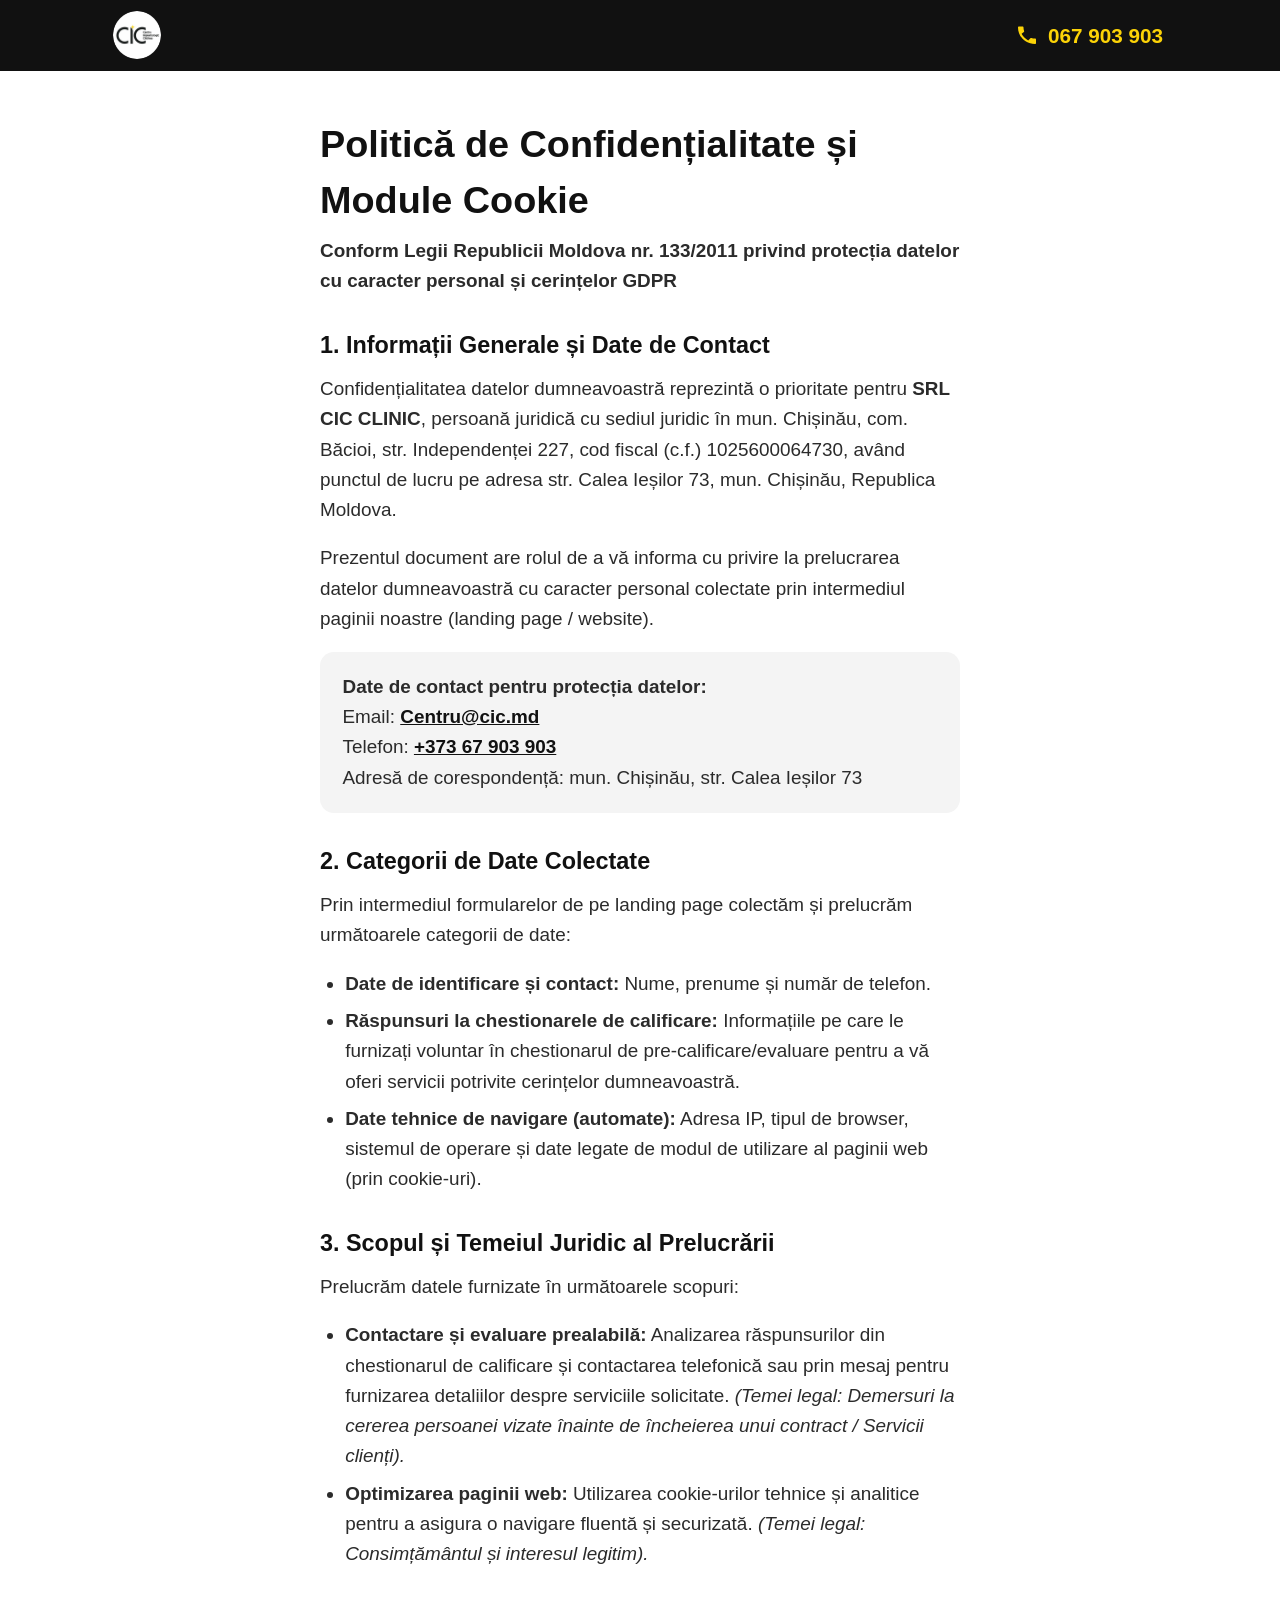
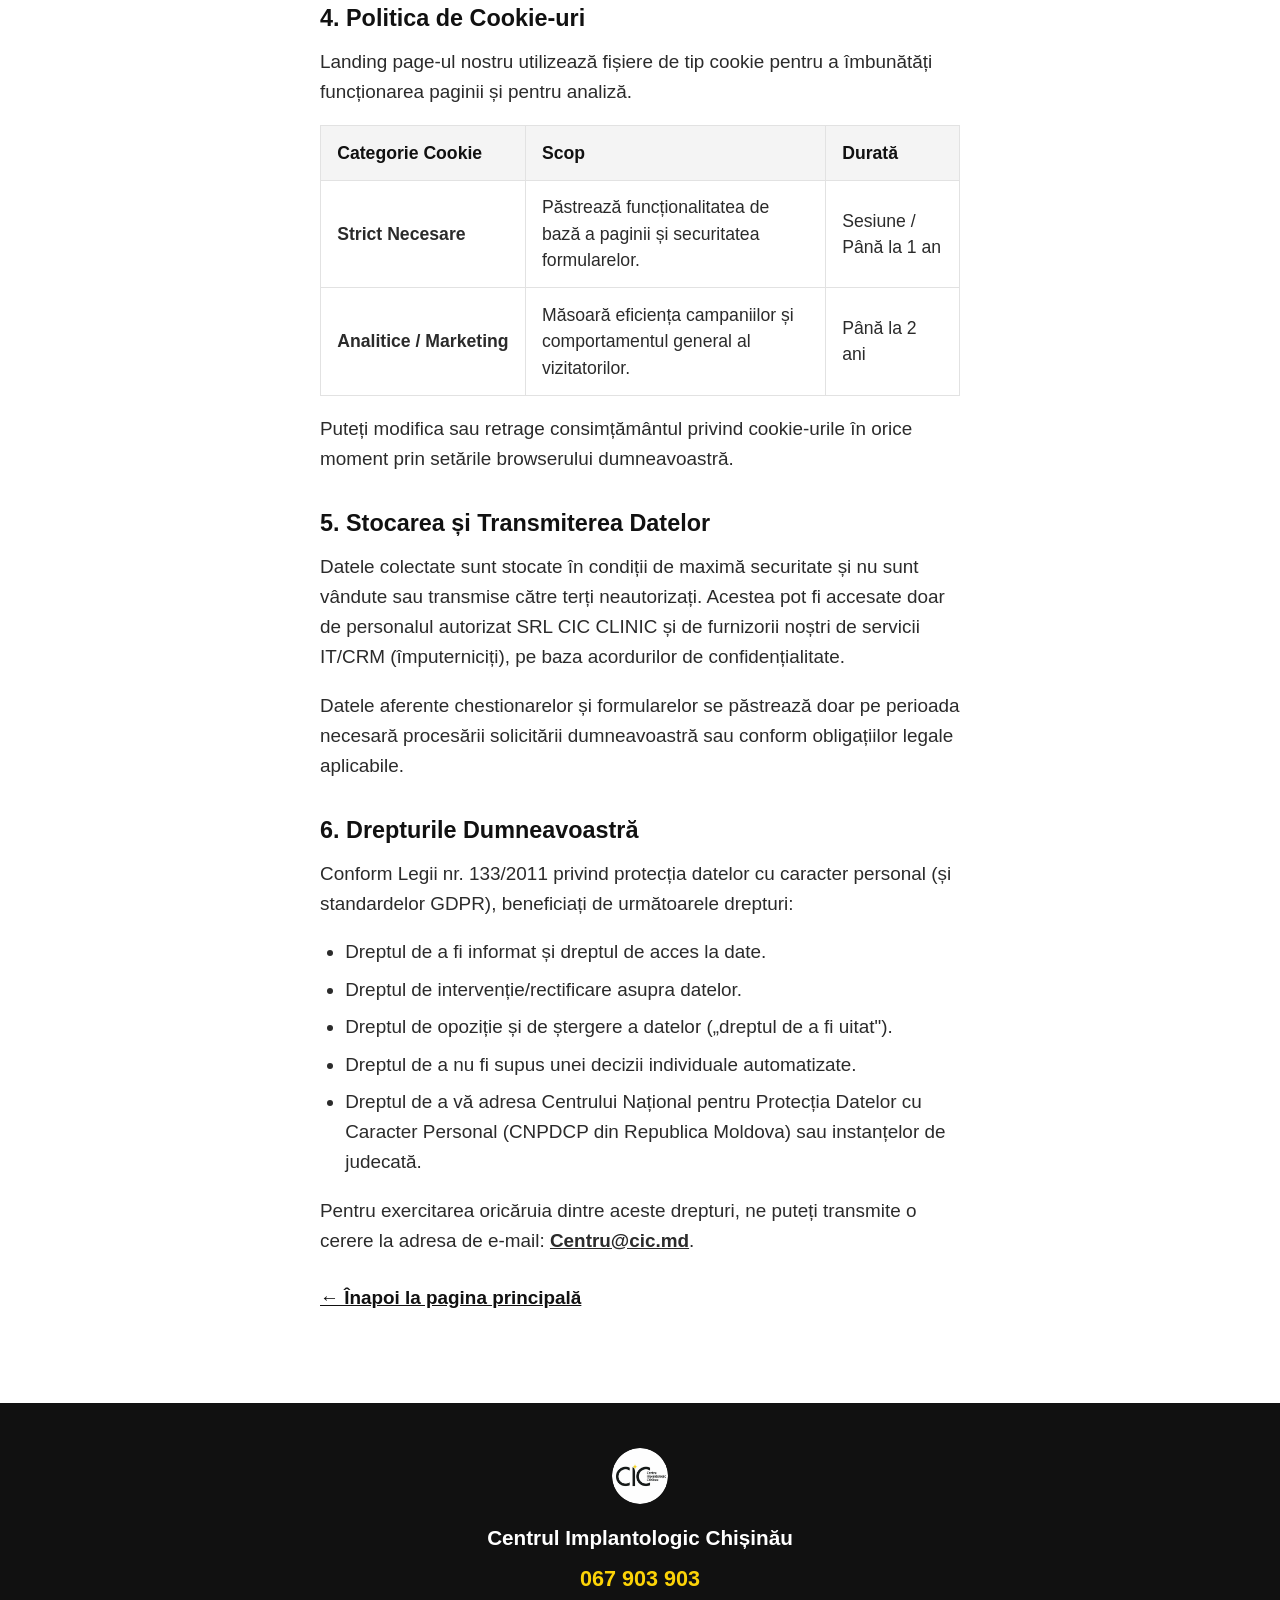
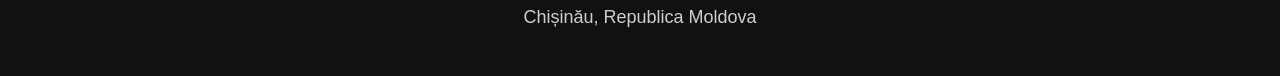
<file: politica-de-confidentialitate.html>
<!doctype html>
<html lang="ro">
<head>
<meta charset="UTF-8">
<meta name="viewport" content="width=device-width, initial-scale=1, maximum-scale=5">
<title>Politica de confidențialitate | Centrul Implantologic Chișinău</title>
<meta name="description" content="Politica de confidențialitate a Centrului Implantologic Chișinău (CIC) — ce date colectăm prin formularul de pe site, de ce și cum le folosim.">
<link rel="icon" type="image/png" href="assets/logo-cic.png">
<link rel="stylesheet" href="assets/css/style.css">
</head>
<body>

<!-- ===== BARA DE SUS ===== -->
<header class="topbar">
  <div class="topbar__inner">
    <a href="index.html" class="topbar__logo" aria-label="Centrul Implantologic Chișinău — pagina principală">
      <img src="assets/logo-cic.png" alt="CIC — Centrul Implantologic Chișinău" width="48" height="48">
    </a>
    <a href="tel:+37367903903" class="topbar__phone" aria-label="Sună acum la Centrul Implantologic Chișinău">
      <svg class="icon" viewBox="0 0 24 24" fill="none" aria-hidden="true"><path d="M6.6 10.8c1.4 2.8 3.8 5.1 6.6 6.6l2.2-2.2c.3-.3.7-.4 1-.2 1.1.4 2.3.6 3.6.6.6 0 1 .4 1 1V20c0 .6-.4 1-1 1C10.4 21 3 13.6 3 4.5c0-.6.4-1 1-1h3.5c.6 0 1 .4 1 1 0 1.3.2 2.5.6 3.6.1.4 0 .8-.2 1L6.6 10.8z" fill="currentColor"/></svg>
      <span>067 903 903</span>
    </a>
  </div>
</header>

<main>
  <section class="legal">
    <div class="legal__inner">
      <h1 class="legal__title">Politică de Confidențialitate și Module Cookie</h1>
      <p class="legal__updated">Conform Legii Republicii Moldova nr. 133/2011 privind protecția datelor cu caracter personal și cerințelor GDPR</p>

      <h2>1. Informații Generale și Date de Contact</h2>
      <p>Confidențialitatea datelor dumneavoastră reprezintă o prioritate pentru <strong>SRL CIC CLINIC</strong>, persoană juridică cu sediul juridic în mun. Chișinău, com. Băcioi, str. Independenței 227, cod fiscal (c.f.) 1025600064730, având punctul de lucru pe adresa str. Calea Ieșilor 73, mun. Chișinău, Republica Moldova.</p>
      <p>Prezentul document are rolul de a vă informa cu privire la prelucrarea datelor dumneavoastră cu caracter personal colectate prin intermediul paginii noastre (landing page / website).</p>
      <p class="legal__contact">
        <strong>Date de contact pentru protecția datelor:</strong><br>
        Email: <a href="mailto:Centru@cic.md">Centru@cic.md</a><br>
        Telefon: <a href="tel:+37367903903">+373 67 903 903</a><br>
        Adresă de corespondență: mun. Chișinău, str. Calea Ieșilor 73
      </p>

      <h2>2. Categorii de Date Colectate</h2>
      <p>Prin intermediul formularelor de pe landing page colectăm și prelucrăm următoarele categorii de date:</p>
      <ul>
        <li><strong>Date de identificare și contact:</strong> Nume, prenume și număr de telefon.</li>
        <li><strong>Răspunsuri la chestionarele de calificare:</strong> Informațiile pe care le furnizați voluntar în chestionarul de pre-calificare/evaluare pentru a vă oferi servicii potrivite cerințelor dumneavoastră.</li>
        <li><strong>Date tehnice de navigare (automate):</strong> Adresa IP, tipul de browser, sistemul de operare și date legate de modul de utilizare al paginii web (prin cookie-uri).</li>
      </ul>

      <h2>3. Scopul și Temeiul Juridic al Prelucrării</h2>
      <p>Prelucrăm datele furnizate în următoarele scopuri:</p>
      <ul>
        <li><strong>Contactare și evaluare prealabilă:</strong> Analizarea răspunsurilor din chestionarul de calificare și contactarea telefonică sau prin mesaj pentru furnizarea detaliilor despre serviciile solicitate. <em>(Temei legal: Demersuri la cererea persoanei vizate înainte de încheierea unui contract / Servicii clienți).</em></li>
        <li><strong>Optimizarea paginii web:</strong> Utilizarea cookie-urilor tehnice și analitice pentru a asigura o navigare fluentă și securizată. <em>(Temei legal: Consimțământul și interesul legitim).</em></li>
      </ul>

      <h2>4. Politica de Cookie-uri</h2>
      <p>Landing page-ul nostru utilizează fișiere de tip cookie pentru a îmbunătăți funcționarea paginii și pentru analiză.</p>
      <div class="legal__table-wrap">
        <table class="legal__table">
          <thead>
            <tr>
              <th>Categorie Cookie</th>
              <th>Scop</th>
              <th>Durată</th>
            </tr>
          </thead>
          <tbody>
            <tr>
              <td>Strict Necesare</td>
              <td>Păstrează funcționalitatea de bază a paginii și securitatea formularelor.</td>
              <td>Sesiune / Până la 1 an</td>
            </tr>
            <tr>
              <td>Analitice / Marketing</td>
              <td>Măsoară eficiența campaniilor și comportamentul general al vizitatorilor.</td>
              <td>Până la 2 ani</td>
            </tr>
          </tbody>
        </table>
      </div>
      <p>Puteți modifica sau retrage consimțământul privind cookie-urile în orice moment prin setările browserului dumneavoastră.</p>

      <h2>5. Stocarea și Transmiterea Datelor</h2>
      <p>Datele colectate sunt stocate în condiții de maximă securitate și nu sunt vândute sau transmise către terți neautorizați. Acestea pot fi accesate doar de personalul autorizat SRL CIC CLINIC și de furnizorii noștri de servicii IT/CRM (împuterniciți), pe baza acordurilor de confidențialitate.</p>
      <p>Datele aferente chestionarelor și formularelor se păstrează doar pe perioada necesară procesării solicitării dumneavoastră sau conform obligațiilor legale aplicabile.</p>

      <h2>6. Drepturile Dumneavoastră</h2>
      <p>Conform Legii nr. 133/2011 privind protecția datelor cu caracter personal (și standardelor GDPR), beneficiați de următoarele drepturi:</p>
      <ul>
        <li>Dreptul de a fi informat și dreptul de acces la date.</li>
        <li>Dreptul de intervenție/rectificare asupra datelor.</li>
        <li>Dreptul de opoziție și de ștergere a datelor („dreptul de a fi uitat").</li>
        <li>Dreptul de a nu fi supus unei decizii individuale automatizate.</li>
        <li>Dreptul de a vă adresa Centrului Național pentru Protecția Datelor cu Caracter Personal (CNPDCP din Republica Moldova) sau instanțelor de judecată.</li>
      </ul>
      <p>Pentru exercitarea oricăruia dintre aceste drepturi, ne puteți transmite o cerere la adresa de e-mail: <strong><a href="mailto:Centru@cic.md">Centru@cic.md</a></strong>.</p>

      <p><a href="index.html" class="legal__back">&larr; Înapoi la pagina principală</a></p>
    </div>
  </section>
</main>

<!-- ===== FOOTER ===== -->
<footer class="footer">
  <div class="footer__inner">
    <img src="assets/logo-cic.png" alt="CIC — Centrul Implantologic Chișinău" width="56" height="56">
    <p class="footer__name">Centrul Implantologic Chișinău</p>
    <a href="tel:+37367903903" class="footer__phone">067 903 903</a>
    <p class="footer__address">Chișinău, Republica Moldova</p>
  </div>
</footer>

</body>
</html>
</file>
<file: assets/css/style.css>
/* =========================================================
   CIC — Centrul Implantologic Chișinău — Landing Page
   Brand: negru #111111 · galben #FCD307 · alb #FFFFFF · gri deschis #F4F4F4
   Reguli de contrast: NICIODATĂ galben pe alb sau alb pe galben.
   Text de bază minimum 17-18px, titluri 26px+, butoane mari (public în vârstă).
   ========================================================= */

:root{
  --black:#111111;
  --yellow:#FCD307;
  --white:#FFFFFF;
  --gray-light:#F4F4F4;
  --gray-mid:#6b6b6b;
  --radius:14px;
  --max:760px;
  --font: -apple-system, BlinkMacSystemFont, "Segoe UI", Roboto, "Helvetica Neue", Arial, sans-serif;
}

*{box-sizing:border-box;}
html{font-size:18px;}
body{
  margin:0;
  font-family:var(--font);
  color:var(--black);
  background:var(--white);
  line-height:1.5;
  -webkit-font-smoothing:antialiased;
}
img{max-width:100%;display:block;}
h1,h2,h3,p,ul{margin:0;}
a{color:inherit;}

.icon{width:24px;height:24px;}
.icon--lg{width:32px;height:32px;}

/* ---------- Buton CTA (galben pe negru text) — regula de aur ---------- */
.btn{
  display:inline-flex;
  align-items:center;
  justify-content:center;
  gap:.5rem;
  min-height:60px;
  padding:1rem 2rem;
  font-size:1.15rem;
  font-weight:800;
  text-decoration:none;
  border-radius:999px;
  border:none;
  cursor:pointer;
  text-align:center;
}
.btn--cta{
  background:var(--yellow);
  color:var(--black);
}
.btn--cta:hover,.btn--cta:focus-visible{background:#e6bd00;}
.btn--full{width:100%;}

/* ---------- Bara de sus ---------- */
.topbar{
  background:var(--black);
  position:sticky;
  top:0;
  z-index:50;
}
.topbar__inner{
  max-width:1100px;
  margin:0 auto;
  padding:.6rem 1.25rem;
  display:flex;
  align-items:center;
  justify-content:space-between;
}
.topbar__logo img{
  width:48px;height:48px;border-radius:50%;
}
.topbar__phone{
  display:flex;
  align-items:center;
  gap:.5rem;
  color:var(--yellow);
  font-weight:800;
  font-size:1.15rem;
  text-decoration:none;
  padding:.5rem .25rem;
}
.topbar__phone .icon{color:var(--yellow);}
.topbar__note{
  margin:0;
  padding:0 1.25rem .55rem;
  text-align:center;
  color:var(--white);
  font-size:.85rem;
  font-weight:700;
}

/* ---------- Bandă urgență / gratuit ---------- */
.urgency-bar{
  position:relative;
  background:var(--yellow);
  color:var(--black);
  text-align:center;
  padding:.75rem 1.25rem;
  margin-bottom:38px;
}
.urgency-bar__line1{
  font-size:1.05rem;
  font-weight:800;
  line-height:1.3;
}
.urgency-bar__line2{
  font-size:1.35rem;
  font-weight:900;
  letter-spacing:.02em;
  margin-top:.1rem;
}

/* ---------- Sticker "Programează azi / Nu rata!" ---------- */
.urgency-sticker{
  position:absolute;
  right:.75rem;
  bottom:-22px;
  transform:rotate(-5deg);
  z-index:10;
  background:var(--black);
  border:2px dashed var(--yellow);
  border-radius:10px;
  padding:.22rem .45rem;
  box-shadow:0 4px 10px rgba(0,0,0,.4);
}
.urgency-sticker__text{
  display:block;
  color:var(--yellow);
  font-size:.6rem;
  font-weight:900;
  line-height:1.2;
  text-align:center;
  white-space:nowrap;
}

@media (min-width:480px){
  .urgency-sticker{
    right:1.5rem;
    bottom:-24px;
    padding:.3rem .6rem;
  }
  .urgency-sticker__text{font-size:.68rem;}
}

/* ---------- Hero ---------- */
.hero{background:var(--white);padding:2.5rem 1.25rem 2.5rem;}
.hero__inner{max-width:var(--max);margin:0 auto;text-align:center;}
.hero__title{
  color:var(--black);
  font-size:clamp(1.9rem,5vw + 1rem,2.75rem);
  font-weight:900;
  line-height:1.2;
  margin-bottom:.9rem;
}
.hero__subtitle{
  font-size:1.25rem;
  font-weight:600;
  color:#2b2b2b;
  margin-bottom:1.75rem;
}
.hero__photo{margin-bottom:2rem;}
.ba-slider{margin:0 auto 2rem;max-width:380px;}
.ba-slider--wide{max-width:460px;}
.ba-slider--wide .ba-slider__frame{aspect-ratio:900/364;}

/* ---------- Carusel cazuri hero ---------- */
.hero-carousel{margin-bottom:2rem;}
.hero-carousel__viewport{position:relative;max-width:460px;margin:0 auto;}
.hero-carousel__slide{display:none;}
.hero-carousel__slide.is-active{display:block;}
.hero-carousel__slide .ba-slider{margin-bottom:0;}
.hero-carousel__arrow{
  position:absolute;
  top:50%;
  transform:translateY(-50%);
  z-index:5;
  width:38px;height:38px;
  border-radius:50%;
  background:var(--white);
  border:none;
  display:flex;align-items:center;justify-content:center;
  box-shadow:0 2px 8px rgba(0,0,0,.3);
  cursor:pointer;
  padding:0;
}
.hero-carousel__arrow svg{width:20px;height:20px;}
.hero-carousel__arrow--prev{left:-6px;}
.hero-carousel__arrow--next{right:-6px;}
.hero-carousel__dots{
  display:flex;
  justify-content:center;
  gap:.6rem;
  margin-top:1rem;
}
.hero-carousel__dot{
  width:11px;height:11px;
  border-radius:50%;
  background:var(--gray-light);
  border:1px solid #d8d8d8;
  padding:0;
  cursor:pointer;
}
.hero-carousel__dot.is-active{background:var(--yellow);border-color:var(--yellow);}

@media (min-width:540px){
  .hero-carousel__arrow--prev{left:-46px;}
  .hero-carousel__arrow--next{right:-46px;}
}

/* ---------- Slider comparație înainte / după ---------- */
.ba-slider__frame{
  --pos:50%;
  position:relative;
  aspect-ratio:4/3;
  width:100%;
  border-radius:var(--radius);
  overflow:hidden;
  border:1px solid #e2e2e2;
  touch-action:none;
  cursor:ew-resize;
  user-select:none;
  background:var(--gray-light);
}
.ba-slider__img{
  position:absolute;
  inset:0;
  width:100%;
  height:100%;
  object-fit:cover;
  display:block;
  pointer-events:none;
}
.ba-slider__img--before{
  clip-path:inset(0 calc(100% - var(--pos)) 0 0);
}
.ba-slider__tag{
  position:absolute;
  bottom:.9rem;
  z-index:2;
  background:var(--white);
  color:var(--black);
  font-weight:800;
  font-size:.85rem;
  letter-spacing:.04em;
  padding:.35rem .7rem;
  border-radius:999px;
  box-shadow:0 2px 6px rgba(0,0,0,.25);
  pointer-events:none;
}
.ba-slider__tag--before{left:.9rem;}
.ba-slider__tag--after{
  right:.9rem;
  background:var(--yellow);
  color:var(--black);
}
.ba-slider__handle{
  position:absolute;
  top:0;
  bottom:0;
  left:var(--pos);
  transform:translateX(-50%);
  width:44px;
  display:flex;
  align-items:center;
  justify-content:center;
  z-index:3;
}
.ba-slider__handle::before{
  content:"";
  position:absolute;
  top:0;
  bottom:0;
  left:50%;
  width:3px;
  transform:translateX(-50%);
  background:var(--white);
  box-shadow:0 0 0 1px rgba(0,0,0,.15);
}
.ba-slider__handle svg{
  position:relative;
  width:40px;
  height:40px;
  border-radius:50%;
  background:var(--yellow);
  box-shadow:0 2px 8px rgba(0,0,0,.35);
  padding:8px;
  box-sizing:border-box;
}
.ba-slider__handle:focus-visible svg{outline:3px solid var(--black);outline-offset:2px;}

.hero__cta{width:100%;max-width:420px;}

/* ---------- Video mesaj medic (secțiunea medicului, fundal negru) ---------- */
.doctor__video{
  width:100%;
  max-width:420px;
  margin:1.75rem auto 0;
}
.doctor__video video{
  width:100%;
  aspect-ratio:16/9;
  border-radius:var(--radius);
  border:2px solid var(--yellow);
  background:#000;
  display:block;
}
.audio-module__hint{margin-top:.6rem;font-size:.95rem;color:#cfcfcf;}

/* ---------- Blocul de preț ---------- */
.price-block{background:var(--black);padding:2.5rem 1.25rem;text-align:center;}
.price-block__inner{max-width:var(--max);margin:0 auto;}
.price-block__label{
  color:var(--white);
  font-size:1.1rem;
  font-weight:700;
  text-transform:uppercase;
  letter-spacing:.06em;
  margin-bottom:.4rem;
}
.price-block__amount{
  color:var(--yellow);
  font-size:clamp(2.4rem,6vw + 1rem,3.5rem);
  font-weight:900;
  line-height:1.1;
}
.price-block__amount span{font-size:1.4rem;font-weight:700;}
.price-block__note{color:var(--white);font-size:1.1rem;margin-top:.6rem;font-weight:600;}

/* ---------- Ce este inclus în preț ---------- */
.included{background:var(--white);padding:2.5rem 1.25rem;}
.included__inner{max-width:var(--max);margin:0 auto;text-align:center;}
.section-title{
  font-size:clamp(1.5rem,3vw + 1rem,2rem);
  font-weight:900;
  color:var(--black);
  margin-bottom:1.5rem;
}
.included__group{
  max-width:480px;
  margin:0 auto 1.75rem;
  text-align:left;
}
.included__group-title{
  font-size:1.15rem;
  font-weight:900;
  color:var(--black);
  text-transform:uppercase;
  letter-spacing:.04em;
  margin-bottom:.9rem;
}
.included__list{
  list-style:none;
  padding:0;
  margin:0;
  display:grid;
  gap:1rem;
}
.included__list li{
  display:flex;
  align-items:center;
  gap:.75rem;
  font-size:1.2rem;
  font-weight:700;
  color:var(--black);
}
.included__list .check{width:30px;height:30px;flex:none;}
.included__group--total{
  background:var(--gray-light);
  border-radius:var(--radius);
  padding:1.5rem 1.5rem 1.75rem;
}
.included__total-text{
  font-size:1.05rem;
  font-weight:600;
  line-height:1.5;
  color:#2b2b2b;
  margin-bottom:1rem;
}
.included__total-price{
  color:var(--black);
  font-size:1.9rem;
  font-weight:900;
}
.included__total-price span{font-size:1.15rem;font-weight:700;color:#444;}

/* ---------- Medic ---------- */
.doctor{background:var(--black);color:var(--white);padding:2.75rem 1.25rem;text-align:center;}
.doctor__inner{max-width:var(--max);margin:0 auto;}
.doctor__photo{
  position:relative;
  width:140px;height:140px;aspect-ratio:1/1;flex-shrink:0;border-radius:50%;
  background:#222;
  border:3px solid var(--yellow);
  margin:0 auto 1.25rem;
  overflow:hidden;
}
.doctor__photo img{display:block;position:absolute;inset:0;width:100%;height:100%;object-fit:cover;}
.doctor__name{font-size:1.5rem;font-weight:900;margin-bottom:.5rem;}
.doctor__stat{font-size:1.15rem;font-weight:700;color:var(--yellow);}

/* ---------- Banda de comparație ---------- */
.compare{background:var(--white);padding:2.5rem 1.25rem;}
.compare__inner{
  max-width:var(--max);margin:0 auto;
  display:grid;
  grid-template-columns:1fr 1fr;
  gap:1rem;
}
.compare__inner > .section-title{
  grid-column:1 / -1;
  text-align:center;
}
.compare__video{
  grid-column:1 / -1;
  max-width:480px;
  margin:0 auto 1.5rem;
}
.compare__video video{
  width:100%;
  aspect-ratio:16/9;
  border-radius:var(--radius);
  border:1px solid #e2e2e2;
  background:#000;
  display:block;
}
.compare__card{
  border-radius:var(--radius);
  padding:1.75rem 1.25rem;
  text-align:center;
}
.compare__card--bad{background:var(--gray-light);color:var(--black);}
.compare__card--good{background:var(--black);color:var(--white);}
.compare__photo{
  position:relative;
  width:110px;height:110px;
  margin:0 auto .9rem;
  flex-shrink:0;
}
.compare__photo-circle{
  position:relative;
  display:block;
  width:100%;height:100%;
  border-radius:50%;
  overflow:hidden;
}
.compare__photo-circle img{display:block;position:absolute;inset:0;width:100%;height:100%;object-fit:cover;}
.compare__badge{
  position:absolute;
  right:-4px;bottom:-4px;
  width:34px;height:34px;
  border-radius:50%;
  display:flex;align-items:center;justify-content:center;
  border:2px solid var(--white);
}
.compare__badge svg{width:20px;height:20px;}
.compare__badge--bad{background:var(--gray-light);}
.compare__badge--good{background:var(--yellow);}
.compare__card h3{font-size:1.25rem;font-weight:900;margin-bottom:.4rem;}
.compare__card p{font-size:1.05rem;font-weight:600;}
.compare__card--good p{color:var(--white);}

/* ---------- Pentru cine sunt recomandați dinții ficși ---------- */
.who-for{background:var(--black);padding:2.5rem 1.25rem;}
.who-for__inner{max-width:520px;margin:0 auto;text-align:center;}
.who-for .section-title{color:var(--white);}
.who-for__card{
  display:flex;
  align-items:flex-start;
  gap:.9rem;
  text-align:left;
  background:#1a1a1a;
  border-radius:var(--radius);
  padding:1.25rem 1.4rem;
  margin-bottom:1rem;
}
.who-for__card:last-child{margin-bottom:0;}
.who-for__icon{
  position:relative;
  flex-shrink:0;
  width:56px;height:56px;
  border-radius:50%;
  overflow:hidden;
  border:2px solid var(--yellow);
}
.who-for__icon img{display:block;position:absolute;inset:0;width:100%;height:100%;object-fit:cover;}
.who-for__card p{font-size:1.05rem;color:#e2e2e2;line-height:1.4;}

/* ---------- Insigne de încredere ---------- */
.badges{background:var(--gray-light);padding:2.5rem 1.25rem;}
.badges__inner{
  max-width:var(--max);margin:0 auto;
  display:grid;
  grid-template-columns:1fr 1fr;
  gap:1.5rem;
  text-align:center;
}
.badge__icon{width:52px;height:52px;margin-bottom:.6rem;}
.badge p{font-size:1.1rem;font-weight:800;color:var(--black);}

/* ---------- Testimoniale ---------- */
.testimonials{background:var(--gray-light);padding:2.5rem 1.25rem;}
.testimonials__inner{max-width:var(--max);margin:0 auto;text-align:center;}
.testimonial{
  max-width:480px;
  margin:0 auto 1.25rem;
  padding:1.75rem 1.5rem;
  background:var(--black);
  border-radius:var(--radius);
}
.testimonial:last-child{margin-bottom:0;}
.testimonial__slider{
  max-width:100%;
  margin:0 auto 1.1rem;
}
.testimonial__slider .ba-slider__frame{border-color:#333;}
.testimonial__stars{
  color:var(--yellow);
  font-size:1.3rem;
  letter-spacing:.15em;
  margin-bottom:.75rem;
}
.testimonial__quote{
  font-size:1.1rem;
  font-weight:600;
  color:var(--white);
  line-height:1.5;
  margin-bottom:.9rem;
}
.testimonial__author{font-size:1rem;font-weight:800;color:var(--yellow);}

/* ---------- Cazuri reale, explicate de medic ---------- */
.cases{background:var(--black);padding:2.5rem 1.25rem;text-align:center;}
.cases__inner{max-width:var(--max);margin:0 auto;}
.cases .section-title{color:var(--white);margin-bottom:.5rem;}
.cases__lead{color:#cfcfcf;font-size:1.05rem;margin-bottom:1.75rem;}
.case-card{
  background:#1a1a1a;
  border-radius:var(--radius);
  padding:1.5rem 1.25rem;
  margin-bottom:1.5rem;
  text-align:left;
}
.case-card:last-child{margin-bottom:0;}
.case-card__video-wrap{
  position:relative;
  max-width:280px;
  margin:0 auto 1.1rem;
}
.case-card__video{
  width:100%;
  aspect-ratio:9/16;
  border-radius:calc(var(--radius) - 4px);
  border:2px solid var(--yellow);
  background:#000;
  display:block;
}
.case-card__badge{
  position:absolute;
  top:-14px;
  left:50%;
  transform:translateX(-50%) rotate(-2deg);
  z-index:5;
  display:block;
  background:var(--yellow);
  color:var(--black);
  font-size:.85rem;
  font-weight:900;
  line-height:1.25;
  text-align:center;
  white-space:nowrap;
  padding:.5rem .85rem;
  border-radius:10px;
  box-shadow:0 4px 10px rgba(0,0,0,.4);
}
.case-card__title{font-size:1.15rem;font-weight:900;color:var(--white);margin-bottom:.5rem;}
.case-card__text{font-size:1rem;color:#e2e2e2;line-height:1.5;}

@media (max-width:400px){
  .case-card__badge{white-space:normal;max-width:88%;font-size:.78rem;}
}

/* ---------- Ce vei afla la consultație ---------- */
.call-value{background:var(--gray-light);padding:2.5rem 1.25rem;}
.call-value__inner{max-width:520px;margin:0 auto;text-align:center;}
.call-value__card{
  background:var(--white);
  border-radius:var(--radius);
  border:1px solid #e6e6e6;
  overflow:hidden;
  margin-bottom:1.75rem;
  text-align:left;
}
.call-value__row{
  display:flex;
  align-items:center;
  gap:.85rem;
  padding:1.1rem 1.1rem;
  border-bottom:1px solid #ececec;
}
.call-value__icon{
  flex-shrink:0;
  width:44px;height:44px;
  border-radius:50%;
  background:var(--gray-light);
  display:flex;align-items:center;justify-content:center;
}
.call-value__icon svg{width:24px;height:24px;}
.call-value__text{
  flex:1;
  display:flex;
  flex-direction:column;
  font-size:.95rem;
  color:#333;
  line-height:1.35;
}
.call-value__text strong{font-size:1.05rem;color:var(--black);font-weight:800;}
.call-value__check{
  flex-shrink:0;
  width:30px;height:30px;
  border-radius:50%;
  background:var(--yellow);
  display:flex;align-items:center;justify-content:center;
}
.call-value__check svg{width:18px;height:18px;}
.call-value__price{
  display:flex;
  flex-direction:column;
  align-items:center;
  gap:.3rem;
  background:var(--gray-light);
  padding:1.1rem;
  text-align:center;
}
.call-value__price-label{font-size:.95rem;font-weight:700;color:#444;}
.call-value__price-label s{color:#888;}
.call-value__price-free{
  display:inline-block;
  background:var(--yellow);
  color:var(--black);
  font-size:1.5rem;
  font-weight:900;
  letter-spacing:.03em;
  padding:.2rem .9rem;
  border-radius:8px;
}
.call-value__cta{width:100%;max-width:420px;}

/* ---------- Cum va decurge vizita ---------- */
.visit{background:var(--white);padding:2.5rem 1.25rem;}
.visit__inner{max-width:480px;margin:0 auto;text-align:center;}
.visit__steps{
  list-style:none;
  margin:0 0 2rem;
  padding:0;
  text-align:left;
}
.visit__step{
  position:relative;
  display:flex;
  align-items:flex-start;
  gap:1rem;
  padding-bottom:1.75rem;
}
.visit__step:last-child{padding-bottom:0;}
.visit__step::before{
  content:"";
  position:absolute;
  left:19px;
  top:40px;
  bottom:0;
  width:2px;
  background:var(--gray-light);
}
.visit__step:last-child::before{display:none;}
.visit__num{
  flex-shrink:0;
  width:40px;height:40px;
  border-radius:50%;
  background:var(--black);
  color:var(--yellow);
  display:flex;align-items:center;justify-content:center;
  font-size:1.15rem;
  font-weight:900;
  z-index:1;
}
.visit__body{
  display:flex;
  flex-direction:column;
  padding-top:.35rem;
  font-size:.95rem;
  color:#333;
  line-height:1.35;
}
.visit__body strong{font-size:1.1rem;color:var(--black);font-weight:800;margin-bottom:.15rem;}
.visit__cta{width:100%;max-width:420px;}

/* ---------- Formular final ---------- */
.final-form{background:var(--white);padding:3rem 1.25rem 4rem;}
.final-form__inner{max-width:480px;margin:0 auto;text-align:center;}
.final-form__subtitle{font-size:1.2rem;font-weight:600;color:#2b2b2b;margin:.5rem 0 2rem;}
.lead-form{display:flex;flex-direction:column;gap:1rem;text-align:left;}
.lead-form label{font-size:1.05rem;font-weight:700;color:var(--black);}
.lead-form input{
  font-size:1.15rem;
  padding:1rem;
  border:2px solid #c9c9c9;
  border-radius:10px;
  min-height:56px;
  font-family:inherit;
}
.lead-form input:focus{outline:3px solid var(--black);border-color:var(--black);}
.lead-form__consent{
  display:flex;
  align-items:flex-start;
  gap:.65rem;
  font-size:1rem;
  font-weight:500;
  line-height:1.4;
  cursor:pointer;
}
.lead-form__consent input[type="checkbox"]{
  flex-shrink:0;
  width:26px;
  height:26px;
  min-height:0;
  padding:0;
  border:2px solid #c9c9c9;
  border-radius:6px;
  margin:.1rem 0 0;
  accent-color:var(--black);
  cursor:pointer;
}
.lead-form__consent a{color:var(--black);font-weight:800;text-decoration:underline;}
.lead-form .btn{margin-top:.5rem;}
.lead-form .btn:disabled{opacity:.7;cursor:default;}
.lead-form__hint{
  margin:.6rem 0 0;
  font-size:.9rem;
  font-weight:600;
  color:var(--gray-mid);
  text-align:center;
}
.lead-form__status{
  margin:0;
  font-size:1rem;
  font-weight:700;
  text-align:center;
  min-height:1.3em;
}
.lead-form__status--ok,.lead-form__status--error{color:var(--black);}

/* ---------- Întrebări frecvente ---------- */
.faq{background:var(--white);padding:2.5rem 1.25rem 3rem;}
.faq__inner{max-width:640px;margin:0 auto;}
.faq__item{border-bottom:1px solid #e6e6e6;padding:1.1rem 0;}
.faq__item:first-of-type{border-top:1px solid #e6e6e6;}
.faq__question{
  display:flex;
  align-items:center;
  justify-content:space-between;
  gap:1rem;
  font-size:1.15rem;
  font-weight:800;
  color:var(--black);
  cursor:pointer;
  list-style:none;
  min-height:44px;
}
.faq__question::-webkit-details-marker{display:none;}
.faq__icon{
  position:relative;
  flex-shrink:0;
  width:28px;height:28px;
  border-radius:50%;
  background:var(--yellow);
  transition:transform .15s ease;
}
.faq__icon::before,.faq__icon::after{
  content:"";
  position:absolute;
  top:50%;left:50%;
  background:var(--black);
  transform:translate(-50%,-50%);
}
.faq__icon::before{width:12px;height:2.4px;}
.faq__icon::after{width:2.4px;height:12px;}
.faq__item[open] .faq__icon{transform:rotate(45deg);}
.faq__answer{
  margin-top:.75rem;
  font-size:1.05rem;
  color:#333;
  line-height:1.5;
}

/* ---------- Pagină legală (politica de confidențialitate) ---------- */
.legal{background:var(--white);padding:2.5rem 1.25rem 4rem;}
.legal__inner{max-width:640px;margin:0 auto;}
.legal__title{font-size:clamp(1.6rem,3vw + 1rem,2.1rem);font-weight:900;color:var(--black);margin-bottom:.4rem;}
.legal__updated{color:var(--gray-mid);font-size:.95rem;font-weight:600;margin-bottom:1.75rem;}
.legal h2{font-size:1.3rem;font-weight:800;color:var(--black);margin:1.75rem 0 .6rem;}
.legal p{font-size:1.05rem;color:#2b2b2b;line-height:1.6;margin-bottom:1rem;}
.legal ul{margin:0 0 1rem;padding-left:1.4rem;}
.legal li{font-size:1.05rem;color:#2b2b2b;line-height:1.6;margin-bottom:.4rem;}
.legal__contact{background:var(--gray-light);border-radius:var(--radius);padding:1.1rem 1.25rem;}
.legal__contact a{color:var(--black);font-weight:800;text-decoration:underline;}
.legal__note{color:var(--gray-mid);font-size:.95rem;}
.legal__back{display:inline-block;color:var(--black);font-weight:800;text-decoration:underline;margin-top:.5rem;}
.legal__table-wrap{overflow-x:auto;margin-bottom:1rem;-webkit-overflow-scrolling:touch;}
.legal__table{width:100%;min-width:480px;border-collapse:collapse;font-size:.98rem;}
.legal__table th,.legal__table td{text-align:left;padding:.75rem .9rem;border:1px solid #e2e2e2;line-height:1.5;}
.legal__table th{background:var(--gray-light);font-weight:800;color:var(--black);}
.legal__table td{color:#2b2b2b;}
.legal__table td:first-child{font-weight:700;white-space:nowrap;}

/* ---------- Footer ---------- */
.footer{background:var(--black);color:var(--white);padding:2.5rem 1.25rem;text-align:center;}
.footer__inner{max-width:var(--max);margin:0 auto;}
.footer img{margin:0 auto 1rem;border-radius:50%;}
.footer__name{font-size:1.15rem;font-weight:800;margin-bottom:.5rem;}
.footer__phone{
  display:inline-block;
  color:var(--yellow);
  font-weight:800;
  font-size:1.2rem;
  text-decoration:none;
  margin-bottom:.5rem;
}
.footer__address{color:#cfcfcf;font-size:1rem;}

/* ---------- Buton audio flotant (permanent) ---------- */
.audio-fab{
  position:fixed;
  left:16px;
  bottom:20px;
  z-index:70;
  width:56px;height:56px;
  border-radius:50%;
  background:var(--black);
  color:var(--yellow);
  border:2px solid var(--yellow);
  display:flex;
  align-items:center;
  justify-content:center;
  box-shadow:0 4px 14px rgba(0,0,0,.35);
  cursor:pointer;
  padding:0;
}
.audio-fab[hidden]{display:none;}
.audio-fab svg{width:26px;height:26px;}
.audio-fab__icon-pause{display:none;}
.audio-fab[aria-pressed="true"] .audio-fab__icon-pause{display:block;}
.audio-fab[aria-pressed="true"] .audio-fab__icon-play{display:none;}
.audio-fab:focus-visible{outline:3px solid var(--yellow);outline-offset:2px;}

@media (max-width:640px){
  .audio-fab{bottom:96px;}
}

/* ---------- Bară fixă mobil ---------- */
.mobile-sticky{
  display:none;
  position:fixed;
  left:0;right:0;bottom:0;
  z-index:60;
  padding:.6rem;
  background:var(--white);
  box-shadow:0 -4px 14px rgba(0,0,0,.15);
}
.mobile-sticky__link{
  display:block;
  text-align:center;
  background:var(--yellow);
  color:var(--black);
  font-weight:900;
  font-size:1.15rem;
  padding:1rem;
  border-radius:999px;
  text-decoration:none;
}
@media (max-width:640px){
  .mobile-sticky{display:block;}
  body{padding-bottom:84px;}
}

@media (min-width:641px){
  .hero__cta{width:auto;padding-left:3rem;padding-right:3rem;}
}
</file>
<file: assets/css/lp-dinti-ficsi.css>
/* =========================================================
   CIC — pagina „Dinți ficși în 4 zile” (/dinti-ficsi/)
   Pagină separată de index.html, cu stil propriu: hero negru, ritm
   alternant negru / gri / galben, așezare pe două coloane pe ecrane mari.
   Brand: negru #111111 · galben #FCD307 · alb · gri deschis #F4F4F4
   Regulă: NICIODATĂ text galben pe alb sau text alb pe galben.
   ========================================================= */

:root{
  --black:#111111;
  --ink:#1c1c1c;
  --yellow:#FCD307;
  --yellow-dark:#e6bd00;
  --white:#FFFFFF;
  --gray:#F4F4F4;
  --gray-line:#e2e2e2;
  --muted:#5c5c5c;
  --muted-light:#b9b9b9;
  --wa:#25D366;
  --messenger:#0084FF;
  --radius:18px;
  --head:"Montserrat", -apple-system, BlinkMacSystemFont, "Segoe UI", Roboto, Arial, sans-serif;
  --body:-apple-system, BlinkMacSystemFont, "Segoe UI", Roboto, "Helvetica Neue", Arial, sans-serif;
}

*{box-sizing:border-box;}
html{font-size:18px;scroll-behavior:smooth;}
body{
  margin:0;
  font-family:var(--body);
  color:var(--black);
  background:var(--white);
  line-height:1.55;
  -webkit-font-smoothing:antialiased;
  overflow-x:hidden;
}
img,video{max-width:100%;display:block;}
h1,h2,h3,p,ul,ol,figure{margin:0;}
ul,ol{padding:0;list-style:none;}
a{color:inherit;}
svg{display:block;}

#formular{scroll-margin-top:64px;}
.wrap{max-width:1140px;margin:0 auto;padding:0 16px;}
.wrap--narrow{max-width:680px;}
@media (min-width:600px){.wrap{padding:0 24px;}}

/* ---------- Butoane ---------- */
.btn{
  display:inline-flex;align-items:center;justify-content:center;gap:.6rem;
  min-height:60px;padding:1rem 1.75rem;
  font-family:var(--head);font-size:1.02rem;font-weight:800;line-height:1.25;
  text-decoration:none;text-align:center;
  border-radius:999px;border:2px solid transparent;cursor:pointer;
  transition:background .15s, transform .15s;
}
.btn:active{transform:scale(.98);}
.btn svg{width:22px;height:22px;flex:none;}
.btn--yellow{background:var(--yellow);color:var(--black);}
.btn--yellow:hover,.btn--yellow:focus-visible{background:var(--yellow-dark);}
.btn--black{background:var(--black);color:var(--white);}
.btn--black:hover,.btn--black:focus-visible{background:#333;}
.btn--ghost{background:transparent;color:var(--white);border-color:rgba(255,255,255,.55);}
.btn--ghost:hover,.btn--ghost:focus-visible{border-color:var(--white);background:rgba(255,255,255,.06);}
.btn--whatsapp{background:var(--wa);color:var(--black);}
.btn--whatsapp:hover,.btn--whatsapp:focus-visible{background:#1fbd5a;}
.btn--messenger{background:var(--messenger);color:var(--white);}
.btn--messenger:hover,.btn--messenger:focus-visible{background:#006fd6;}
.btn[hidden],.float-contact__btn[hidden]{display:none;}
.btn--full{width:100%;}
.btn:disabled{opacity:.45;cursor:not-allowed;}

.cta-row{display:flex;justify-content:center;margin-top:2.25rem;}
.cta-row .btn{width:100%;max-width:420px;}

/* ---------- Titluri ---------- */
.eyebrow{
  display:inline-block;
  font-family:var(--head);font-size:.78rem;font-weight:800;
  letter-spacing:.12em;text-transform:uppercase;
  color:var(--yellow);margin-bottom:.9rem;
}
.eyebrow--dark{color:var(--black);background:var(--yellow);padding:.3rem .7rem;border-radius:6px;}
.section-title{
  font-family:var(--head);font-weight:900;
  font-size:clamp(1.6rem, 4.6vw, 2.4rem);line-height:1.15;
  text-align:center;letter-spacing:-.01em;
}
.section-title--left{text-align:left;}
.section-title--light{color:var(--white);}
.section-lead{
  max-width:640px;margin:.9rem auto 0;
  text-align:center;color:var(--muted);font-size:1.02rem;
}
.section-lead--light{color:var(--muted-light);}

/* ---------- Secțiuni ---------- */
.section{padding:3.5rem 0;}
.section--tight{padding:2.5rem 0;}
.section--white{background:var(--white);}
.section--light{background:var(--gray);}
.section--dark{background:var(--black);color:var(--white);}
.section--yellow{background:var(--yellow);color:var(--black);}
@media (min-width:900px){.section{padding:5rem 0;}}

/* ---------- Bandă care rulează (pozele dinților pe WhatsApp) ---------- */
.ticker{
  display:block;overflow:hidden;
  background:var(--yellow);color:var(--black);text-decoration:none;
  border-bottom:2px solid var(--black);
}
.ticker__track{display:flex;width:max-content;animation:ticker 32s linear infinite;}
.ticker:hover .ticker__track,.ticker:focus-visible .ticker__track{animation-play-state:paused;}
.ticker__group{display:flex;flex:none;}
.ticker__item{
  display:inline-flex;align-items:center;gap:.5rem;
  padding:.6rem 1.6rem;white-space:nowrap;
  font-family:var(--head);font-weight:800;font-size:.92rem;
}
.ticker__item svg{width:20px;height:20px;flex:none;}
.ticker__item::after{content:"";width:6px;height:6px;border-radius:50%;background:var(--black);margin-left:1.6rem;}
@keyframes ticker{from{transform:translateX(0);}to{transform:translateX(-50%);}}
@media (prefers-reduced-motion:reduce){
  .ticker__track{animation:none;}
}

/* ---------- Bara de sus ---------- */
.topbar{
  position:sticky;top:0;z-index:60;
  background:rgba(17,17,17,.96);
  border-bottom:1px solid rgba(255,255,255,.08);
}
.topbar__inner{display:flex;align-items:center;justify-content:space-between;gap:1rem;min-height:64px;}
.topbar__logo{display:flex;align-items:center;gap:.65rem;text-decoration:none;color:var(--white);}
.topbar__logo img{width:44px;height:44px;border-radius:50%;}
.topbar__logo span{font-family:var(--head);font-size:.72rem;font-weight:700;line-height:1.25;display:none;}
@media (min-width:600px){.topbar__logo span{display:block;}}
.topbar__phone{
  display:flex;align-items:center;gap:.45rem;
  color:var(--yellow);font-family:var(--head);font-weight:800;font-size:1.05rem;
  text-decoration:none;padding:.5rem 0;
}
.topbar__phone svg{width:22px;height:22px;}

/* ---------- 1. Hero ---------- */
.hero{background:var(--black);color:var(--white);padding:2.75rem 0 3.5rem;overflow:hidden;}
.hero__grid{display:grid;gap:2.25rem;align-items:center;}
.hero__title{
  font-family:var(--head);font-weight:900;
  font-size:clamp(2.6rem, 10vw, 4.6rem);line-height:1.02;letter-spacing:-.02em;
}
.hl{color:var(--yellow);}
.hero__subtitle{margin-top:1.1rem;font-size:1.08rem;color:#d8d8d8;max-width:560px;}
.hero__facts{display:flex;flex-wrap:wrap;gap:.6rem;margin-top:1.5rem;}
.hero__facts li{
  border:1px solid rgba(255,255,255,.18);border-radius:999px;
  padding:.45rem .9rem;font-size:.9rem;color:#e6e6e6;
}
.hero__facts strong{color:var(--yellow);font-family:var(--head);}
.hero__ctas{display:flex;flex-direction:column;gap:.75rem;margin-top:1.9rem;}
.hero__video{
  position:relative;border-radius:var(--radius);overflow:hidden;
  background:#000;aspect-ratio:16/9;
  box-shadow:0 0 0 6px rgba(252,211,7,.9);
}
.hero__video video{width:100%;height:100%;object-fit:cover;}
.hero__media-note{margin-top:1.1rem;font-size:.88rem;color:var(--muted-light);text-align:center;}
@media (min-width:600px){
  .hero__ctas{flex-direction:row;flex-wrap:wrap;}
}
@media (min-width:960px){
  .hero{padding:4.5rem 0 5rem;}
  .hero__grid{grid-template-columns:1.05fr 1fr;gap:3.5rem;}
}

/* ---------- 2. Calificare ---------- */
.qualify{display:grid;gap:1rem;margin-top:2.25rem;}
.qualify__card{
  display:grid;grid-template-columns:112px 1fr;gap:1rem;align-items:center;
  background:var(--white);border-radius:var(--radius);padding:.85rem;
  text-decoration:none;color:var(--black);
  border:2px solid transparent;transition:border-color .15s, transform .15s;
}
.qualify__card:hover,.qualify__card:focus-visible{border-color:var(--black);transform:translateY(-2px);}
.qualify__img{display:block;border-radius:12px;overflow:hidden;aspect-ratio:1;background:var(--gray);}
.qualify__img img{width:100%;height:100%;object-fit:cover;}
.qualify__body{display:flex;flex-direction:column;gap:.35rem;}
.qualify__body strong{font-family:var(--head);font-size:1.08rem;line-height:1.25;}
.qualify__body span{font-size:.92rem;color:var(--muted);}
.qualify__body .qualify__more{color:var(--black);font-weight:700;font-size:.9rem;text-decoration:underline;text-underline-offset:3px;}
@media (min-width:860px){
  .qualify{grid-template-columns:repeat(3,1fr);gap:1.5rem;}
  .qualify__card{grid-template-columns:1fr;padding:1rem;align-items:start;}
  .qualify__img{aspect-ratio:4/3;}
  .qualify__body{padding:.4rem .4rem .6rem;}
}

/* ---------- 3. Galerie înainte / după ---------- */
.gallery{display:grid;gap:1.25rem;margin-top:2.25rem;}
@media (min-width:760px){.gallery{grid-template-columns:repeat(2,1fr);gap:1.5rem;}}

.ba-slider__frame{
  --pos:50%;
  position:relative;aspect-ratio:900/364;
  border-radius:14px;overflow:hidden;
  cursor:ew-resize;user-select:none;-webkit-user-select:none;touch-action:pan-y;
  background:#222;
}
.ba-slider__img{position:absolute;inset:0;width:100%;height:100%;object-fit:cover;pointer-events:none;}
.ba-slider__img--before{clip-path:inset(0 calc(100% - var(--pos)) 0 0);}
.ba-slider__tag{
  position:absolute;top:10px;
  font-family:var(--head);font-size:.68rem;font-weight:800;letter-spacing:.08em;
  padding:.25rem .55rem;border-radius:6px;pointer-events:none;
}
.ba-slider__tag--before{left:10px;background:var(--black);color:var(--white);}
.ba-slider__tag--after{right:10px;background:var(--yellow);color:var(--black);}
.ba-slider__handle{
  position:absolute;top:0;bottom:0;left:var(--pos);width:3px;margin-left:-1.5px;
  background:var(--yellow);
}
.ba-slider__handle::after{
  content:"";position:absolute;top:50%;left:50%;
  width:38px;height:38px;margin:-19px 0 0 -19px;border-radius:50%;
  background:var(--yellow) url("data:image/svg+xml,%3Csvg xmlns='http://www.w3.org/2000/svg' viewBox='0 0 24 24'%3E%3Cpath d='M8 7l-5 5 5 5M16 7l5 5-5 5' stroke='%23111111' stroke-width='2.4' fill='none' stroke-linecap='round' stroke-linejoin='round'/%3E%3C/svg%3E") center/22px no-repeat;
  box-shadow:0 2px 10px rgba(0,0,0,.35);
}
.ba-slider__handle:focus-visible{outline:none;}
.ba-slider__handle:focus-visible::after{box-shadow:0 0 0 4px var(--white);}

/* ---------- 4 / 9. Două coloane (imagine + text) ---------- */
.split{display:grid;gap:2rem;}
.split__media img{width:100%;border-radius:var(--radius);object-fit:cover;object-position:center 30%;max-height:400px;}
.split__text .btn{margin-top:1.75rem;width:100%;}
@media (min-width:900px){
  .split{grid-template-columns:.9fr 1.1fr;gap:3.5rem;align-items:center;}
  .split__media img{max-height:640px;}
  .split__text .btn{width:auto;}
  .split--center .split__media{order:2;}
}
.steps-list{display:grid;gap:1.1rem;margin-top:1.5rem;}
.steps-list li{
  position:relative;padding-left:2.4rem;color:var(--muted);font-size:.98rem;
}
.steps-list li::before{
  content:"";position:absolute;left:0;top:.15rem;width:1.6rem;height:1.6rem;border-radius:50%;
  background:var(--yellow) url("data:image/svg+xml,%3Csvg xmlns='http://www.w3.org/2000/svg' viewBox='0 0 24 24'%3E%3Cpath d='M6 12.5l4 4 8-9' stroke='%23111111' stroke-width='2.8' fill='none' stroke-linecap='round' stroke-linejoin='round'/%3E%3C/svg%3E") center/16px no-repeat;
}
.steps-list strong{display:block;color:var(--black);font-family:var(--head);font-size:1.02rem;margin-bottom:.15rem;}

/* ---------- 5. De ce CIC ---------- */
.tiles4{display:grid;gap:1rem;margin-top:2.25rem;}
.tile4{background:var(--black);color:var(--white);border-radius:var(--radius);padding:1.5rem;}
.tile4__icon{display:block;width:52px;height:52px;color:var(--yellow);margin-bottom:1rem;}
.tile4__icon svg{width:100%;height:100%;}
.tile4 strong{display:block;font-family:var(--head);font-size:1.12rem;line-height:1.25;margin-bottom:.45rem;}
.tile4 p{color:#cfcfcf;font-size:.95rem;}
@media (min-width:600px){.tiles4{grid-template-columns:repeat(2,1fr);}}
@media (min-width:1000px){.tiles4{grid-template-columns:repeat(4,1fr);gap:1.25rem;}}

/* ---------- 6. Cazuri video ---------- */
.cases{display:grid;gap:2rem;margin-top:2.25rem;}
.case__video{
  border-radius:var(--radius);overflow:hidden;background:#000;aspect-ratio:9/16;
  max-width:340px;margin:0 auto;
}
.case__video video{width:100%;height:100%;object-fit:cover;}
.case{text-align:center;}
.case__tag{
  display:inline-block;margin-top:1.1rem;
  background:var(--yellow);color:var(--black);
  font-family:var(--head);font-size:.78rem;font-weight:800;
  padding:.35rem .8rem;border-radius:999px;
}
.case__title{font-family:var(--head);font-size:1.12rem;margin-top:.7rem;line-height:1.3;}
.case__text{color:var(--muted-light);font-size:.95rem;margin-top:.4rem;max-width:340px;margin-left:auto;margin-right:auto;}
@media (min-width:860px){.cases{grid-template-columns:repeat(3,1fr);gap:1.75rem;}}

/* ---------- 7. Viața după ---------- */
.tiles3{display:grid;gap:1rem;margin-top:2.25rem;}
.tile3{background:var(--white);border-radius:var(--radius);padding:1.6rem;text-align:center;}
.tile3__icon{
  display:flex;align-items:center;justify-content:center;
  width:72px;height:72px;margin:0 auto 1rem;border-radius:50%;
  background:var(--yellow);color:var(--black);
}
.tile3__icon svg{width:38px;height:38px;}
.tile3 h3{font-family:var(--head);font-size:1.15rem;margin-bottom:.4rem;}
.tile3 p{color:var(--muted);font-size:.95rem;}
@media (min-width:760px){.tiles3{grid-template-columns:repeat(3,1fr);gap:1.5rem;}}

/* ---------- 8. Procesul în 4 pași ---------- */
.process{display:grid;gap:2.25rem;margin-top:2.5rem;counter-reset:step;}
.process__step{position:relative;text-align:center;}
.process__img{
  display:block;border-radius:var(--radius);overflow:hidden;aspect-ratio:16/9;background:var(--gray);
}
.process__img img{width:100%;height:100%;object-fit:cover;}
.process__img--call{
  display:flex;flex-direction:column;align-items:center;justify-content:center;gap:.4rem;
  padding-bottom:1.6rem;
  background:var(--black);color:var(--yellow);text-decoration:none;
}
.process__img--call svg{width:40px;height:40px;}
.process__free{
  background:var(--yellow);color:var(--black);
  font-family:var(--head);font-weight:900;font-size:.85rem;letter-spacing:.1em;text-transform:uppercase;
  padding:.25rem .8rem;border-radius:999px;
}
.process__phone{font-family:var(--head);font-weight:800;font-size:1rem;color:var(--white);text-align:center;padding:0 .75rem;line-height:1.25;}
.process__num{
  display:flex;align-items:center;justify-content:center;
  width:52px;height:52px;margin:-26px auto 0;position:relative;
  border-radius:50%;background:var(--yellow);color:var(--black);
  font-family:var(--head);font-weight:900;font-size:1.3rem;
  border:4px solid var(--white);
}
.process__step h3{font-family:var(--head);font-size:1.15rem;margin-top:.75rem;line-height:1.3;}
.process__step p{color:var(--muted);font-size:.95rem;margin-top:.4rem;}
@media (min-width:640px){
  .process{grid-template-columns:repeat(2,1fr);gap:2.25rem 1.5rem;}
}
@media (min-width:1000px){
  .process{grid-template-columns:repeat(4,1fr);gap:1.5rem;}
  .process__img--call svg{display:none;}
}

/* ---------- 9. Cum funcționează un implant ---------- */
.anatomy{display:grid;gap:1rem;margin-top:1.5rem;}
.anatomy li{display:flex;gap:.9rem;align-items:flex-start;color:#d4d4d4;font-size:.98rem;}
.anatomy strong{color:var(--white);font-family:var(--head);}
.anatomy__n{
  flex:none;display:flex;align-items:center;justify-content:center;
  width:30px;height:30px;border-radius:50%;
  background:var(--yellow);color:var(--black);font-family:var(--head);font-weight:900;font-size:.9rem;
}
.anatomy__note{
  margin-top:1.5rem;padding:1rem 1.1rem;border-left:4px solid var(--yellow);
  background:rgba(255,255,255,.05);border-radius:0 12px 12px 0;
  color:#e2e2e2;font-size:.95rem;
}
.split__media--svg{display:flex;justify-content:center;}
.implant-svg{width:100%;max-width:360px;height:auto;border-radius:var(--radius);background:#1d1d1d;}

/* ---------- 10. Diplome (derulare orizontală) ---------- */
.hscroll{position:relative;margin-top:2.25rem;}
.hscroll__track{
  display:flex;gap:1rem;overflow-x:auto;scroll-snap-type:x mandatory;
  padding-bottom:.75rem;scrollbar-width:thin;
}
.diploma{flex:0 0 82%;scroll-snap-align:start;display:flex;flex-direction:column;gap:.8rem;}
.diploma__img{
  display:block;aspect-ratio:4/3;border-radius:14px;overflow:hidden;
  background:var(--white);box-shadow:0 2px 14px rgba(0,0,0,.08);
  cursor:zoom-in;transition:transform .15s;
}
.diploma__img:hover,.diploma__img:focus-visible{transform:translateY(-2px);}
.diploma__img img{width:100%;height:100%;object-fit:cover;}
.diploma figcaption{font-size:.88rem;color:var(--muted);line-height:1.45;}
.diploma figcaption strong{display:block;color:var(--black);font-family:var(--head);font-size:.95rem;margin-bottom:.2rem;}
.hscroll__btn{
  display:none;position:absolute;top:calc(50% - 3rem);transform:translateY(-50%);
  width:48px;height:48px;border-radius:50%;border:none;cursor:pointer;
  background:var(--black);color:var(--white);font-size:1.6rem;line-height:1;
}
.hscroll__btn--prev{left:-12px;}
.hscroll__btn--next{right:-12px;}
@media (min-width:700px){.diploma{flex-basis:calc((100% - 2rem)/3);}}
@media (min-width:900px){.hscroll__btn{display:block;}.hscroll__btn[hidden]{display:none;}}

/* ---------- 11. Medicul ---------- */
.doctor{display:grid;gap:2rem;align-items:center;}
.doctor__photo{
  width:220px;height:220px;margin:0 auto;border-radius:50%;
  background:var(--yellow);padding:8px;
}
.doctor__photo img{width:100%;height:100%;border-radius:50%;object-fit:cover;}
.doctor__role{font-weight:700;margin:.5rem 0 1rem;}
.doctor__text > p:not(.eyebrow):not(.doctor__role){color:var(--muted);}
.doctor__facts{display:flex;flex-wrap:wrap;gap:.75rem;margin-top:1.4rem;}
.doctor__facts li{background:var(--gray);border-radius:12px;padding:.75rem 1rem;font-size:.92rem;}
.doctor__facts strong{display:block;font-family:var(--head);font-size:1.5rem;line-height:1.1;}
@media (min-width:800px){
  .doctor{grid-template-columns:300px 1fr;gap:3.5rem;}
  .doctor__photo{width:300px;height:300px;}
}

/* ---------- 12. Prețul ---------- */
.price{display:grid;gap:2.25rem;align-items:center;}
.price__explain p{color:#d4d4d4;margin-top:1rem;}
.price__explain p strong{color:var(--white);}
.price__card{background:var(--white);color:var(--black);border-radius:22px;padding:1.75rem 1.4rem;text-align:center;}
.price__label{font-family:var(--head);font-weight:800;font-size:.82rem;letter-spacing:.06em;text-transform:uppercase;}
.price__amount{
  display:inline-block;margin-top:.6rem;
  font-family:var(--head);font-weight:900;font-size:clamp(3rem, 12vw, 4.4rem);line-height:1;
  background:var(--yellow);color:var(--black);padding:.35rem 1.1rem;border-radius:14px;
}
.price__per{margin-top:.6rem;font-weight:700;}
.price__items{margin-top:1.5rem;text-align:left;border-top:1px solid var(--gray-line);}
.price__items li{
  display:flex;justify-content:space-between;gap:1rem;align-items:baseline;
  padding:.7rem 0;border-bottom:1px solid var(--gray-line);font-size:.92rem;
}
.price__items s{flex:none;color:#9a9a9a;font-size:.85rem;}
.price__foot{margin-top:1.1rem;font-size:.88rem;color:var(--muted);}
@media (min-width:900px){.price{grid-template-columns:1fr 1fr;gap:4rem;}}

/* ---------- 13. Cifre ---------- */
.numbers{display:grid;grid-template-columns:repeat(2,1fr);gap:1.5rem 1rem;text-align:center;}
.number strong{display:block;font-family:var(--head);font-weight:900;font-size:clamp(2rem, 7vw, 2.8rem);line-height:1.05;}
.number span{display:block;margin-top:.3rem;font-size:.9rem;font-weight:600;}
@media (min-width:800px){.numbers{grid-template-columns:repeat(4,1fr);}}

/* ---------- 14. Recenzii ---------- */
.reviews{display:grid;gap:1rem;margin-top:2.25rem;}
.review{
  display:flex;flex-direction:column;gap:.9rem;
  background:var(--white);border-radius:var(--radius);padding:1.6rem 1.4rem;
  box-shadow:0 2px 14px rgba(0,0,0,.06);
}
.review img{width:100%;height:auto;border-radius:10px;}
.review__stars{color:var(--black);font-size:1.15rem;letter-spacing:.12em;}
.review__quote{margin:0;font-size:1.02rem;line-height:1.55;}
.review__author{
  margin-top:auto;padding-top:.9rem;border-top:3px solid var(--yellow);
  font-family:var(--head);font-weight:800;font-size:.95rem;
}
@media (min-width:760px){.reviews{grid-template-columns:repeat(3,1fr);gap:1.25rem;}}

/* ---------- 15. Întrebări frecvente ---------- */
.faq{margin-top:2rem;border-top:2px solid var(--black);}
.faq__item{border-bottom:1px solid var(--gray-line);}
.faq__item summary{
  display:flex;justify-content:space-between;align-items:center;gap:1rem;
  padding:1.2rem 0;cursor:pointer;list-style:none;
  font-family:var(--head);font-weight:800;font-size:1.05rem;
}
.faq__item summary::-webkit-details-marker{display:none;}
.faq__icon{
  flex:none;position:relative;width:32px;height:32px;border-radius:50%;background:var(--yellow);
}
.faq__icon::before,.faq__icon::after{
  content:"";position:absolute;top:50%;left:50%;width:14px;height:2.5px;margin:-1.25px 0 0 -7px;
  background:var(--black);border-radius:2px;transition:transform .2s;
}
.faq__icon::after{transform:rotate(90deg);}
.faq__item[open] .faq__icon::after{transform:rotate(0);}
.faq__item p{padding:0 0 1.3rem;color:var(--muted);}

/* ---------- 16. Oferta finală ---------- */
.offer{display:grid;gap:1rem;}
.offer__panel{
  display:flex;flex-direction:column;align-items:center;text-align:center;gap:.5rem;
  border:2px solid var(--yellow);border-radius:var(--radius);padding:1.75rem 1.25rem;
}
.offer__panel svg{width:40px;height:40px;color:var(--yellow);}
.offer__panel strong{font-family:var(--head);font-size:clamp(1.3rem, 4vw, 1.7rem);line-height:1.2;}
.offer__panel span{color:var(--muted-light);font-size:.95rem;}
.offer__buttons{display:grid;gap:.85rem;margin-top:1.75rem;}
.offer__buttons .btn{white-space:nowrap;padding-left:1.25rem;padding-right:1.25rem;}
@media (min-width:700px){
  .offer{grid-template-columns:1fr 1fr;gap:1.25rem;}
  .offer__buttons{grid-template-columns:repeat(auto-fit,minmax(200px,1fr));max-width:900px;margin-left:auto;margin-right:auto;}
}

/* ---------- 17. Formular ---------- */
.lead-form{display:flex;flex-direction:column;gap:.5rem;margin-top:2rem;}
.lead-form label{font-weight:700;margin-top:.6rem;}
.lead-form__optional{font-weight:400;color:var(--muted);}
.lead-form input[type=text],.lead-form input[type=tel],.lead-form textarea{
  width:100%;min-height:58px;padding:.9rem 1rem;
  font:inherit;font-size:1.05rem;color:var(--black);
  background:var(--gray);border:2px solid var(--gray);border-radius:12px;
}
.lead-form textarea{resize:vertical;min-height:120px;}
.lead-form input:focus,.lead-form textarea:focus{outline:none;border-color:var(--black);background:var(--white);}
.lead-form__consent{
  display:flex !important;gap:.75rem;align-items:flex-start;
  font-weight:400 !important;font-size:.92rem;margin:1rem 0 .75rem;cursor:pointer;
}
.lead-form__consent input{width:24px;height:24px;flex:none;margin:0;accent-color:var(--black);}
.lead-form__hint{font-size:.85rem;color:var(--muted);text-align:center;margin-top:.4rem;}
.lead-form__status{text-align:center;font-weight:700;margin-top:.5rem;}
.lead-form__status:empty{display:none;}
.lead-form__status--ok{background:var(--black);color:var(--white);padding:1rem;border-radius:12px;}
.lead-form__status--error{color:#b00020;}

/* ---------- Subsol ---------- */
.footer{background:var(--black);color:var(--white);padding:3rem 0 7rem;}
.footer__inner{display:grid;gap:1.75rem;text-align:center;}
.footer__brand{display:flex;flex-direction:column;align-items:center;gap:.6rem;font-family:var(--head);font-weight:800;}
.footer__brand img{border-radius:50%;}
.footer__contacts{display:grid;gap:.9rem;}
.footer__contacts li{color:#dcdcdc;}
.footer__contacts span{display:block;font-size:.75rem;letter-spacing:.1em;text-transform:uppercase;color:var(--muted-light);}
.footer__contacts a{color:var(--yellow);font-family:var(--head);font-weight:800;font-size:1.2rem;text-decoration:none;}
.footer__legal{font-size:.85rem;color:var(--muted-light);}
@media (min-width:800px){
  .footer{padding-bottom:3rem;}
  .footer__inner{grid-template-columns:auto 1fr auto;text-align:left;align-items:center;}
  .footer__brand{flex-direction:row;}
  .footer__contacts{grid-template-columns:auto auto;justify-content:center;gap:2.5rem;}
}

/* ---------- Butoane flotante: apel + WhatsApp ---------- */
.float-contact{
  position:fixed;right:16px;bottom:16px;z-index:70;
  display:flex;flex-direction:column;gap:.7rem;
}
.float-contact__btn{
  display:flex;align-items:center;justify-content:center;
  width:60px;height:60px;border-radius:50%;
  box-shadow:0 6px 18px rgba(0,0,0,.28);
  position:relative;transition:transform .15s;
}
.float-contact__btn:hover{transform:scale(1.06);}
.float-contact__btn svg{width:30px;height:30px;}
.float-contact__btn--wa{background:var(--wa);color:var(--white);}
.float-contact__btn--messenger{background:var(--messenger);color:var(--white);}
.float-contact__btn--call{background:var(--yellow);color:var(--black);}
.float-contact__btn--call::before{
  content:"";position:absolute;width:60px;height:60px;border-radius:50%;
  border:2px solid var(--yellow);animation:pulse 2s infinite;
}
@keyframes pulse{0%{transform:scale(1);opacity:.9;}100%{transform:scale(1.5);opacity:0;}}
@media (prefers-reduced-motion:reduce){
  html{scroll-behavior:auto;}
  .float-contact__btn--call::before{animation:none;display:none;}
}
</file>
